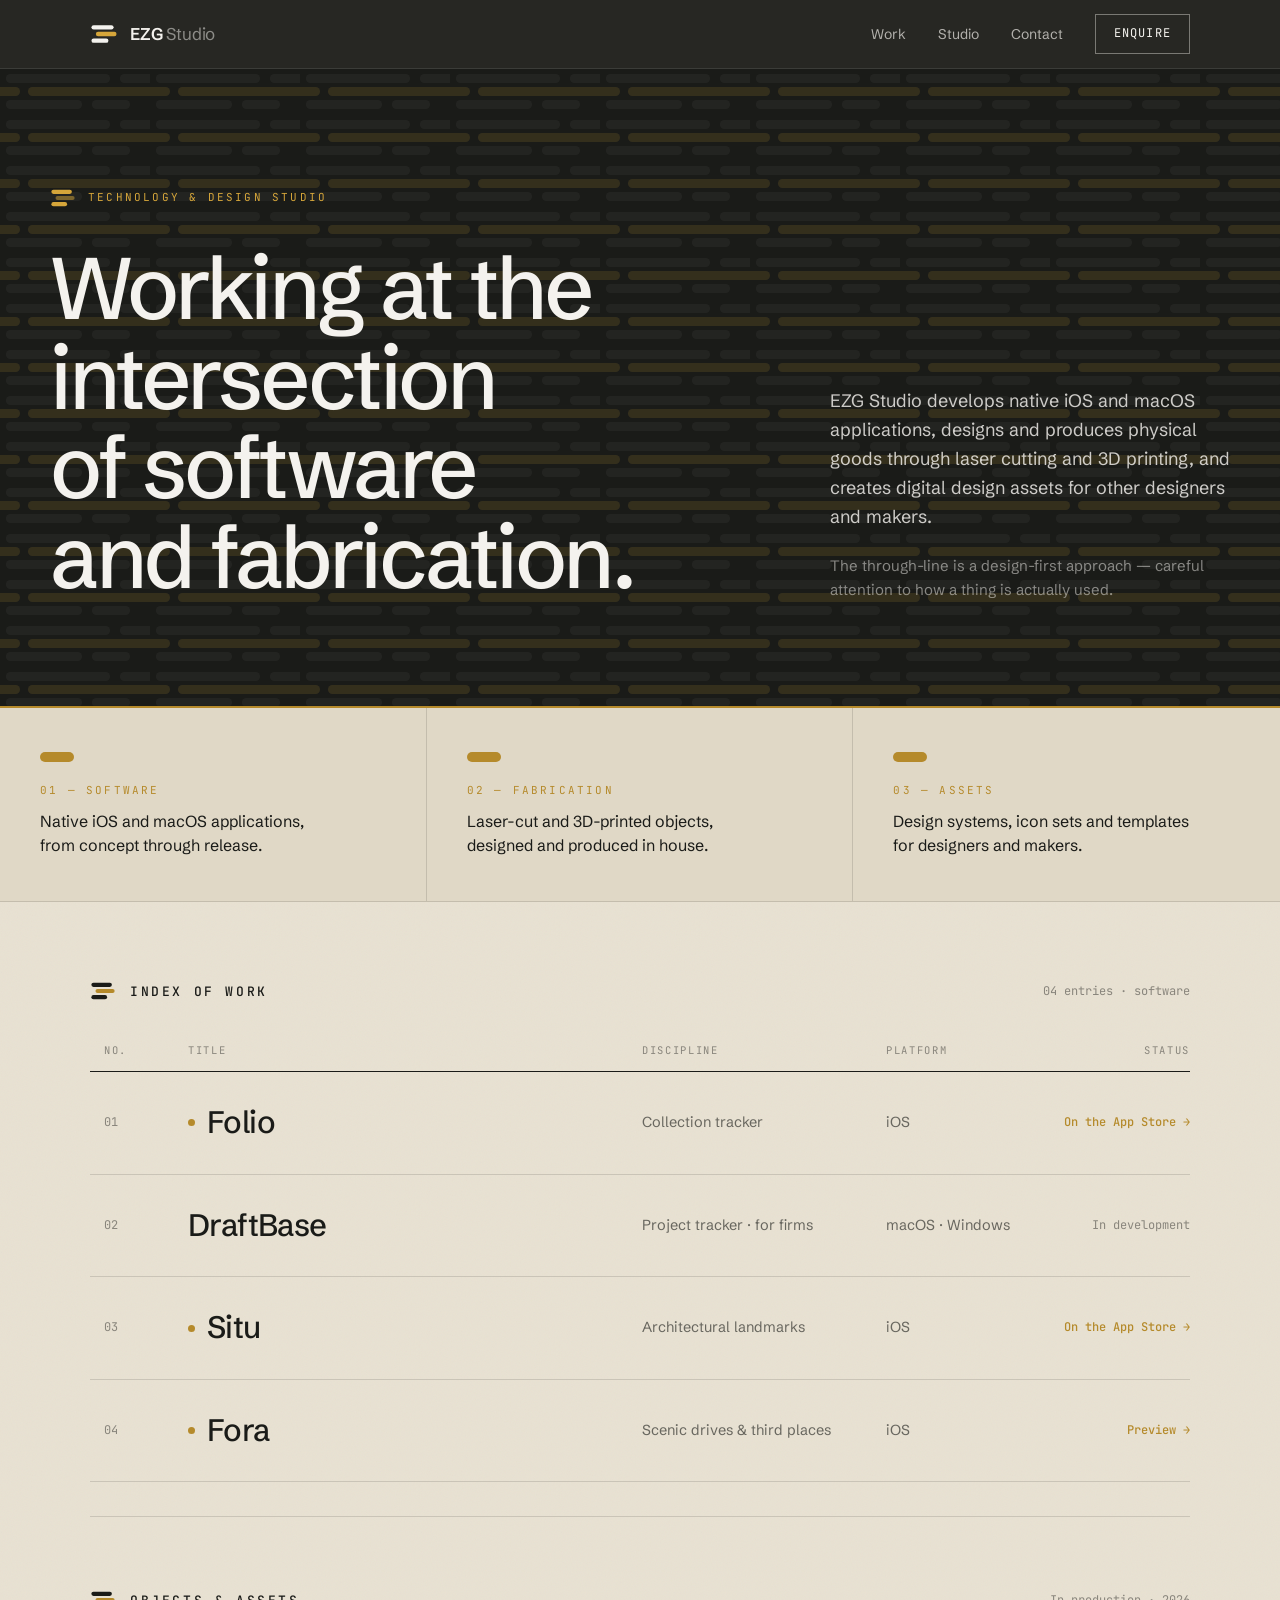
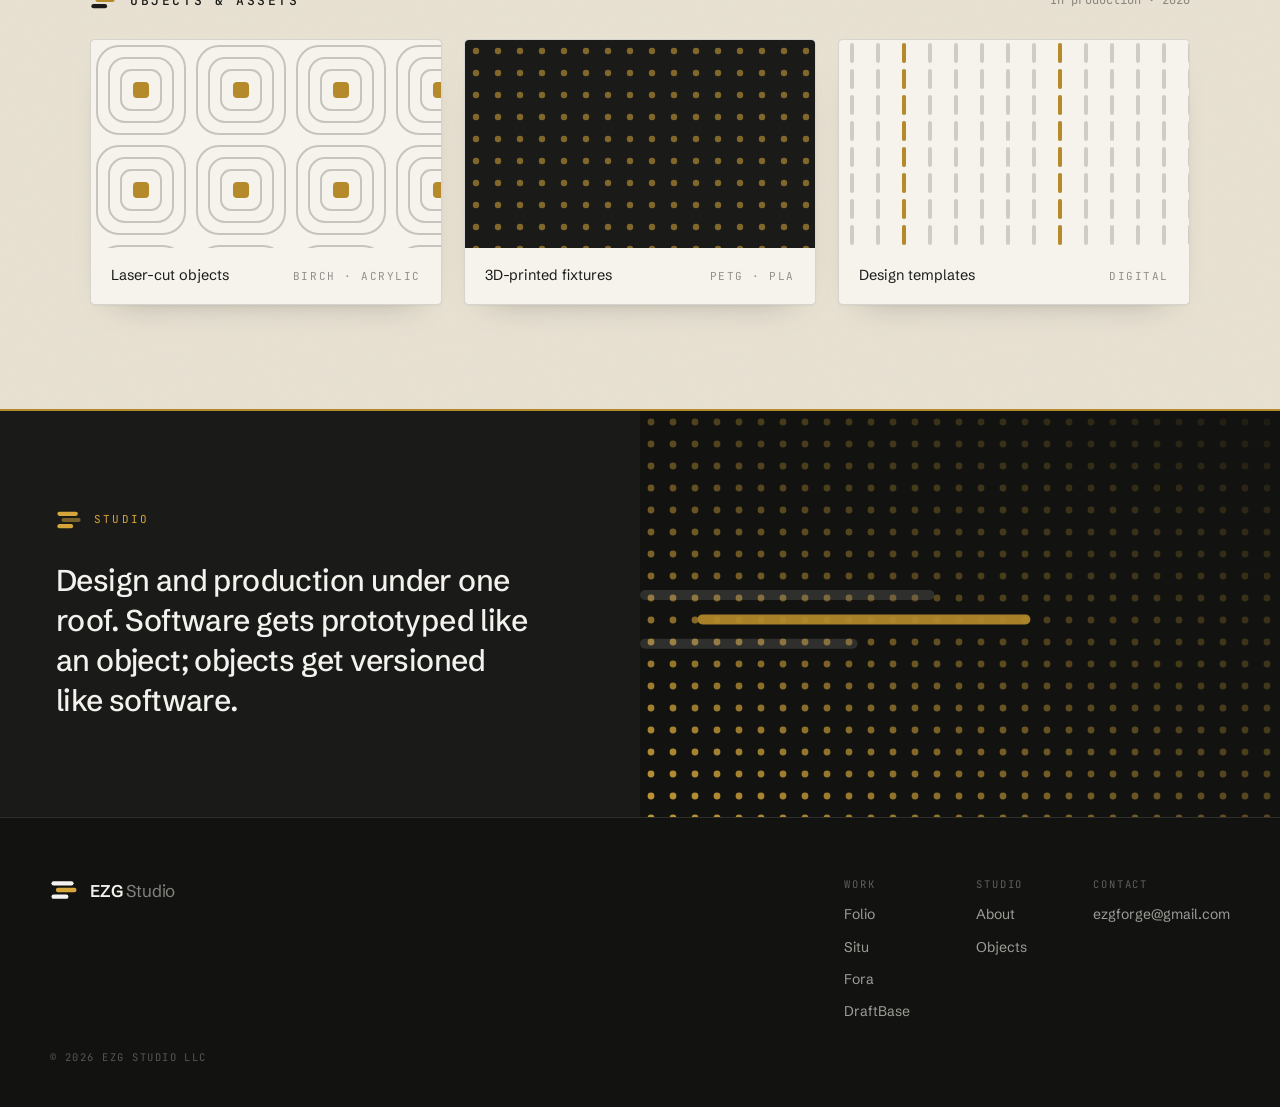
<file: index.html>
<!DOCTYPE html>
<html lang="en">
<head>
<meta charset="UTF-8">
<meta name="viewport" content="width=device-width, initial-scale=1.0">
<title>EZG Studio — software &amp; fabrication</title>
<meta name="description" content="EZG Studio LLC — a technology and design studio working at the intersection of software and fabrication. Native iOS and macOS apps, laser-cut and 3D-printed objects, and digital design assets.">
<link rel="canonical" href="https://ezgstudio.github.io/">

<meta property="og:type" content="website">
<meta property="og:title" content="EZG Studio — software & fabrication">
<meta property="og:description" content="A technology and design studio working at the intersection of software and fabrication.">
<meta property="og:url" content="https://ezgstudio.github.io/">

<link rel="apple-touch-icon" href="assets/apple-touch-icon.png">
<link rel="icon" type="image/png" sizes="32x32" href="assets/favicon-32.png">
<link rel="icon" type="image/png" sizes="16x16" href="assets/favicon-16.png">

<link rel="preconnect" href="https://fonts.googleapis.com">
<link rel="preconnect" href="https://fonts.gstatic.com" crossorigin>
<link href="https://fonts.googleapis.com/css2?family=Schibsted+Grotesk:wght@400;500;600;700&family=JetBrains+Mono:wght@400;500&display=swap" rel="stylesheet">

<style>
  :root{
    --graphite:#1A1B18;
    --graphite-2:#121310;
    --paper:#F4F2EE;
    --bg:#E8E1D2;        /* warm page base — less bright than paper */
    --bg-2:#E0D8C6;      /* deeper warm band */
    --card:#F6F3ED;
    --gold:#B58A2B;
    --gold-dark:#D6A63A;
    --muted:#8E8D89;
    --ink-60:rgba(26,27,24,.62);
    --ink-45:rgba(26,27,24,.46);
    --line:rgba(26,27,24,.14);
    --maxw:1180px;
    /* subtle paper grain */
    --grain:url("data:image/svg+xml,%3Csvg xmlns='http://www.w3.org/2000/svg' width='140' height='140'%3E%3Cfilter id='n'%3E%3CfeTurbulence type='fractalNoise' baseFrequency='0.8' numOctaves='2' stitchTiles='stitch'/%3E%3C/filter%3E%3Crect width='100%25' height='100%25' filter='url(%23n)' opacity='0.04'/%3E%3C/svg%3E");
  }
  *{box-sizing:border-box;}
  html{scroll-behavior:smooth;-webkit-text-size-adjust:100%;}
  body{
    margin:0; color:var(--graphite);
    background-color:var(--bg); background-image:var(--grain);
    font-family:"Schibsted Grotesk",system-ui,-apple-system,sans-serif;
    font-size:17px; line-height:1.6; -webkit-font-smoothing:antialiased; overflow-x:hidden;
  }
  h1,h2,h3{margin:0; letter-spacing:-.025em; line-height:1.03; font-weight:500;}
  a{color:inherit; text-decoration:none;}
  .mono{font-family:"JetBrains Mono",ui-monospace,monospace;}
  .wrap{max-width:var(--maxw); margin:0 auto; padding:0 40px;}
  .eyebrow{font-family:"JetBrains Mono",monospace; font-size:11px; font-weight:400; letter-spacing:.2em; text-transform:uppercase; color:var(--gold);}
  svg{display:block;}
  /* gold three-bar tick used as a section marker */
  .tick{display:inline-block; width:26px; height:26px; vertical-align:middle;}

  /* ---------- Nav (dark) ---------- */
  nav{position:sticky; top:0; z-index:50; background:rgba(18,19,16,.9); backdrop-filter:blur(12px); border-bottom:1px solid rgba(244,242,238,.1);}
  .nav-in{display:flex; align-items:center; justify-content:space-between; height:68px;}
  .brand{display:flex; align-items:center; gap:12px;}
  .brand .mk{width:28px; height:28px;}
  .brand .wm{font-size:17px; font-weight:600; letter-spacing:-.01em; color:var(--paper);}
  .brand .wm .s{font-weight:400; color:rgba(244,242,238,.5);}
  .nav-links{display:flex; align-items:center; gap:32px; font-size:14px; color:rgba(244,242,238,.68);}
  .nav-links a:hover{color:var(--gold-dark);}
  .nav-cta{font-family:"JetBrains Mono",monospace; font-size:12px; letter-spacing:.1em; text-transform:uppercase; padding:9px 18px; border:1px solid rgba(244,242,238,.4); color:var(--paper);}
  .nav-cta:hover{background:var(--gold); border-color:var(--gold); color:var(--graphite);}
  @media(max-width:720px){ .nav-links a:not(.nav-cta){display:none;} }

  /* ---------- Hero (dark, bold) ---------- */
  .hero{position:relative; background:var(--graphite); color:var(--paper); overflow:hidden; border-bottom:2px solid var(--gold);}
  .hero-pattern{position:absolute; inset:0; opacity:.9; pointer-events:none;}
  .hero-mark{position:absolute; right:-40px; bottom:-60px; width:440px; opacity:.07; pointer-events:none;}
  .hero-in{position:relative; display:grid; grid-template-columns:1fr 400px; gap:64px; padding:116px 0 104px;}
  .hero .eyebrow{display:flex; align-items:center; gap:12px; color:var(--gold-dark); margin-bottom:32px;}
  .hero h1{font-size:clamp(46px,6.8vw,92px); letter-spacing:-.04em; text-wrap:balance; color:var(--paper);}
  .hero .lede{display:flex; flex-direction:column; justify-content:flex-end; gap:22px;}
  .hero .lede p{margin:0;}
  .hero .lede .p1{font-size:18px; line-height:1.62; color:rgba(244,242,238,.82); text-wrap:pretty;}
  .hero .lede .p2{font-size:15px; line-height:1.6; color:rgba(244,242,238,.5);}
  @media(max-width:860px){ .hero-in{grid-template-columns:1fr; gap:34px; padding:76px 0 68px;} .hero-mark{width:300px;} }

  /* ---------- Disciplines ---------- */
  .disc{display:grid; grid-template-columns:repeat(3,1fr); background:var(--bg-2); border-bottom:1px solid var(--line);}
  .disc > div{padding:44px 40px; border-right:1px solid var(--line); position:relative;}
  .disc > div:last-child{border-right:none;}
  .disc .bar{width:34px; height:10px; margin-bottom:20px;}
  .disc .n{font-family:"JetBrains Mono",monospace; font-size:11px; letter-spacing:.2em; text-transform:uppercase; color:var(--gold);}
  .disc .t{font-size:16px; line-height:1.5; margin-top:10px; max-width:30ch; color:var(--graphite);}
  @media(max-width:760px){ .disc{grid-template-columns:1fr;} .disc > div{border-right:none; border-bottom:1px solid var(--line); padding:30px 40px;} .disc > div:last-child{border-bottom:none;} }

  /* ---------- Section head ---------- */
  .section-head{display:flex; align-items:center; gap:14px; justify-content:space-between; padding:76px 0 26px;}
  .section-head .lhs{display:flex; align-items:center; gap:14px;}
  .section-head h2{font-family:"JetBrains Mono",monospace; font-size:13px; font-weight:500; letter-spacing:.2em; text-transform:uppercase;}
  .section-head .meta{font-family:"JetBrains Mono",monospace; font-size:12px; color:var(--ink-45);}

  /* ---------- Index of work ---------- */
  .index{padding-bottom:34px;}
  .idx-row{display:grid; grid-template-columns:60px 1fr 220px 150px 130px; gap:24px; align-items:center; padding:26px 0 26px 14px; border-bottom:1px solid var(--line); position:relative;}
  .idx-head{padding:12px 0 12px 14px; border-bottom:1.5px solid var(--graphite); font-family:"JetBrains Mono",monospace; font-size:10.5px; letter-spacing:.16em; text-transform:uppercase; color:var(--ink-45);}
  .idx-head .r{text-align:right;}
  .idx-row .no{font-family:"JetBrains Mono",monospace; font-size:12px; color:var(--ink-45);}
  .idx-row .title{font-size:31px; letter-spacing:-.02em; font-weight:500; display:flex; align-items:center; gap:12px;}
  .idx-row .title .dot{width:7px; height:7px; border-radius:50%; background:var(--gold); flex:none;}
  .idx-row .dsc,.idx-row .out{font-size:14.5px; color:var(--ink-60);}
  .idx-row .st{text-align:right; font-family:"JetBrains Mono",monospace; font-size:12px; color:var(--ink-45);}
  a.idx-row::before{content:""; position:absolute; left:0; top:0; bottom:0; width:3px; background:var(--gold); transform:scaleY(0); transform-origin:center; transition:transform .18s;}
  a.idx-row{transition:background .15s;}
  a.idx-row:hover{background:linear-gradient(90deg, rgba(181,138,43,.08), transparent 70%);}
  a.idx-row:hover::before{transform:scaleY(1);}
  a.idx-row:hover .title{color:var(--gold);}
  a.idx-row .st .go{color:var(--gold); font-weight:500;}
  @media(max-width:860px){
    .idx-head{display:none;}
    .idx-row{grid-template-columns:1fr auto; gap:6px 16px; padding:20px 0 20px 14px;}
    .idx-row .no{display:none;}
    .idx-row .title{grid-column:1; grid-row:1; font-size:25px;}
    .idx-row .st{grid-column:2; grid-row:1;}
    .idx-row .dsc{grid-column:1/-1; grid-row:2;}
    .idx-row .out{display:none;}
  }

  /* ---------- Objects / Assets teaser ---------- */
  .teaser{border-top:1px solid var(--line); padding:70px 0 24px;}
  .teaser-grid{display:grid; grid-template-columns:repeat(3,1fr); gap:22px;}
  .tcard{border:1px solid var(--line); border-radius:5px; overflow:hidden; background:var(--card); box-shadow:0 1px 2px rgba(26,27,24,.04), 0 16px 34px -26px rgba(26,27,24,.4); transition:transform .18s, box-shadow .18s;}
  .tcard:hover{transform:translateY(-3px); box-shadow:0 1px 2px rgba(26,27,24,.05), 0 24px 44px -24px rgba(26,27,24,.45);}
  .tcard .fill{height:208px; position:relative;}
  .tcard .cap{display:flex; justify-content:space-between; align-items:baseline; padding:16px 20px; font-size:14.5px;}
  .tcard .cap .k{font-family:"JetBrains Mono",monospace; font-size:11px; letter-spacing:.14em; text-transform:uppercase; color:var(--ink-45);}
  @media(max-width:760px){ .teaser-grid{grid-template-columns:1fr;} }

  /* ---------- Studio statement ---------- */
  .studio{background:var(--graphite); color:var(--paper); margin-top:80px; border-top:2px solid var(--gold);}
  .studio-in{display:grid; grid-template-columns:1fr 1fr; gap:0;}
  .studio-copy{padding:96px 56px;}
  .studio-copy .eyebrow{color:var(--gold-dark); display:flex; align-items:center; gap:12px; margin-bottom:28px;}
  .studio-copy p{margin:0; font-size:30px; line-height:1.34; letter-spacing:-.02em; text-wrap:pretty; font-weight:500;}
  .studio-pattern{position:relative; min-height:380px; background:var(--graphite-2);}
  @media(max-width:860px){ .studio-in{grid-template-columns:1fr;} .studio-copy{padding:60px 40px;} .studio-pattern{min-height:230px;} }

  /* ---------- Footer ---------- */
  footer{background:var(--graphite-2); color:var(--paper); border-top:1px solid rgba(244,242,238,.12);}
  .foot-in{display:flex; align-items:flex-start; justify-content:space-between; gap:60px; padding:58px 0 26px;}
  .foot-cols{display:flex; gap:66px;}
  .foot-col{display:flex; flex-direction:column; gap:10px; font-size:14px; color:rgba(244,242,238,.62);}
  .foot-col .h{font-family:"JetBrains Mono",monospace; font-size:10.5px; letter-spacing:.18em; text-transform:uppercase; color:rgba(244,242,238,.34);}
  .foot-col a:hover{color:var(--gold-dark);}
  .foot-bottom{padding:0 0 42px; font-family:"JetBrains Mono",monospace; font-size:10.5px; letter-spacing:.14em; text-transform:uppercase; color:rgba(244,242,238,.3);}
  @media(max-width:720px){ .foot-in{flex-direction:column; gap:40px;} .foot-cols{flex-wrap:wrap; gap:36px;} }
</style>
</head>
<body>

<!-- ===== NAV ===== -->
<nav>
  <div class="wrap nav-in">
    <a class="brand" href="/">
      <svg class="mk" viewBox="0 0 38 38" aria-hidden="true"><rect x="2" y="7" width="30" height="6" rx="3" fill="#F4F2EE"/><rect x="8" y="16" width="28" height="6" rx="3" fill="#D6A63A"/><rect x="2" y="25" width="23" height="6" rx="3" fill="#F4F2EE"/></svg>
      <span class="wm">EZG <span class="s">Studio</span></span>
    </a>
    <div class="nav-links">
      <a href="#work">Work</a>
      <a href="#studio">Studio</a>
      <a href="#contact">Contact</a>
      <a class="nav-cta" href="mailto:ezgforge@gmail.com">Enquire</a>
    </div>
  </div>
</nav>

<!-- ===== HERO ===== -->
<header class="hero">
  <svg class="hero-pattern" width="100%" height="100%" aria-hidden="true" preserveAspectRatio="xMidYMid slice">
    <defs><pattern id="strata" width="150" height="46" patternUnits="userSpaceOnUse">
      <rect x="6" y="5" width="104" height="9" rx="4.5" fill="rgba(244,242,238,.05)"/>
      <rect x="120" y="5" width="48" height="9" rx="4.5" fill="rgba(244,242,238,.05)"/>
      <rect x="28" y="18" width="126" height="9" rx="4.5" fill="rgba(214,166,58,.16)"/>
      <rect x="-10" y="18" width="30" height="9" rx="4.5" fill="rgba(214,166,58,.16)"/>
      <rect x="6" y="31" width="76" height="9" rx="4.5" fill="rgba(244,242,238,.05)"/>
      <rect x="92" y="31" width="38" height="9" rx="4.5" fill="rgba(244,242,238,.05)"/>
    </pattern></defs>
    <rect width="100%" height="100%" fill="url(#strata)"/>
  </svg>
  <div class="wrap hero-in">
    <div>
      <span class="eyebrow">
        <svg class="tick" viewBox="0 0 38 38" aria-hidden="true"><rect x="2" y="7" width="30" height="6" rx="3" fill="#D6A63A"/><rect x="8" y="16" width="28" height="6" rx="3" fill="#D6A63A" opacity=".5"/><rect x="2" y="25" width="23" height="6" rx="3" fill="#D6A63A"/></svg>
        Technology &amp; design studio
      </span>
      <h1>Working at the intersection of software and fabrication.</h1>
    </div>
    <div class="lede">
      <p class="p1">EZG Studio develops native iOS and macOS applications, designs and produces physical goods through laser cutting and 3D printing, and creates digital design assets for other designers and makers.</p>
      <p class="p2">The through-line is a design-first approach — careful attention to how a thing is actually used.</p>
    </div>
  </div>
</header>

<!-- ===== DISCIPLINES ===== -->
<section class="disc">
  <div>
    <svg class="bar" viewBox="0 0 34 10" aria-hidden="true"><rect width="34" height="10" rx="5" fill="#B58A2B"/></svg>
    <div class="n">01 — Software</div>
    <div class="t">Native iOS and macOS applications, from concept through release.</div>
  </div>
  <div>
    <svg class="bar" viewBox="0 0 34 10" aria-hidden="true"><rect width="34" height="10" rx="5" fill="#B58A2B"/></svg>
    <div class="n">02 — Fabrication</div>
    <div class="t">Laser-cut and 3D-printed objects, designed and produced in house.</div>
  </div>
  <div>
    <svg class="bar" viewBox="0 0 34 10" aria-hidden="true"><rect width="34" height="10" rx="5" fill="#B58A2B"/></svg>
    <div class="n">03 — Assets</div>
    <div class="t">Design systems, icon sets and templates for designers and makers.</div>
  </div>
</section>

<!-- ===== INDEX OF WORK ===== -->
<section id="work">
  <div class="wrap">
    <div class="section-head">
      <div class="lhs">
        <svg class="tick" viewBox="0 0 38 38" aria-hidden="true"><rect x="2" y="7" width="30" height="6" rx="3" fill="#1A1B18"/><rect x="8" y="16" width="28" height="6" rx="3" fill="#B58A2B"/><rect x="2" y="25" width="23" height="6" rx="3" fill="#1A1B18"/></svg>
        <h2>Index of work</h2>
      </div>
      <span class="meta">04 entries · software</span>
    </div>
    <div class="index">
      <div class="idx-row idx-head">
        <span>No.</span><span>Title</span><span>Discipline</span><span>Platform</span><span class="r">Status</span>
      </div>

      <a class="idx-row" href="/folio/">
        <span class="no">01</span>
        <span class="title"><span class="dot"></span>Folio</span>
        <span class="dsc">Collection tracker</span>
        <span class="out">iOS</span>
        <span class="st"><span class="go">On the App Store →</span></span>
      </a>

      <div class="idx-row">
        <span class="no">02</span>
        <span class="title">DraftBase</span>
        <span class="dsc">Project tracker · for firms</span>
        <span class="out">macOS · Windows</span>
        <span class="st">In development</span>
      </div>

      <a class="idx-row" href="/situ/">
        <span class="no">03</span>
        <span class="title"><span class="dot"></span>Situ</span>
        <span class="dsc">Architectural landmarks</span>
        <span class="out">iOS</span>
        <span class="st"><span class="go">On the App Store →</span></span>
      </a>

      <a class="idx-row" href="/fora/">
        <span class="no">04</span>
        <span class="title"><span class="dot"></span>Fora</span>
        <span class="dsc">Scenic drives &amp; third places</span>
        <span class="out">iOS</span>
        <span class="st"><span class="go">Preview →</span></span>
      </a>
    </div>

    <!-- ===== OBJECTS / ASSETS TEASER ===== -->
    <div class="teaser">
      <div class="section-head" style="padding-top:0;">
        <div class="lhs">
          <svg class="tick" viewBox="0 0 38 38" aria-hidden="true"><rect x="2" y="7" width="30" height="6" rx="3" fill="#1A1B18"/><rect x="8" y="16" width="28" height="6" rx="3" fill="#B58A2B"/><rect x="2" y="25" width="23" height="6" rx="3" fill="#1A1B18"/></svg>
          <h2>Objects &amp; assets</h2>
        </div>
        <span class="meta">In production · 2026</span>
      </div>
      <div class="teaser-grid">
        <div class="tcard">
          <div class="fill"><svg width="100%" height="100%" preserveAspectRatio="xMidYMid slice" aria-hidden="true"><defs><pattern id="contour" width="100" height="100" patternUnits="userSpaceOnUse"><g fill="none" stroke="rgba(26,27,24,.22)" stroke-width="2"><rect x="6" y="6" width="88" height="88" rx="22"/><rect x="18" y="18" width="64" height="64" rx="16"/><rect x="30" y="30" width="40" height="40" rx="10"/></g><rect x="42" y="42" width="16" height="16" rx="4" fill="#B58A2B"/></pattern></defs><rect width="100%" height="100%" fill="url(#contour)"/></svg></div>
          <div class="cap"><span>Laser-cut objects</span><span class="k">Birch · Acrylic</span></div>
        </div>
        <div class="tcard">
          <div class="fill" style="background:#1A1B18;"><svg width="100%" height="100%" preserveAspectRatio="xMidYMid slice" aria-hidden="true"><defs><pattern id="dots" width="22" height="22" patternUnits="userSpaceOnUse"><circle cx="11" cy="11" r="3.2" fill="#D6A63A" opacity=".55"/></pattern></defs><rect width="100%" height="100%" fill="url(#dots)"/></svg></div>
          <div class="cap"><span>3D-printed fixtures</span><span class="k">PETG · PLA</span></div>
        </div>
        <div class="tcard">
          <div class="fill"><svg width="100%" height="100%" preserveAspectRatio="xMidYMid slice" aria-hidden="true"><defs><pattern id="kerf" width="26" height="26" patternUnits="userSpaceOnUse"><rect x="11" y="3" width="4" height="20" rx="2" fill="rgba(26,27,24,.18)"/></pattern><pattern id="kerfg" width="156" height="26" patternUnits="userSpaceOnUse"><rect x="63" y="3" width="4" height="20" rx="2" fill="#B58A2B"/></pattern></defs><rect width="100%" height="100%" fill="url(#kerf)"/><rect width="100%" height="100%" fill="url(#kerfg)"/></svg></div>
          <div class="cap"><span>Design templates</span><span class="k">Digital</span></div>
        </div>
      </div>
    </div>
  </div>
</section>

<!-- ===== STUDIO ===== -->
<section id="studio" class="studio">
  <div class="studio-in">
    <div class="studio-copy">
      <span class="eyebrow">
        <svg class="tick" viewBox="0 0 38 38" aria-hidden="true"><rect x="2" y="7" width="30" height="6" rx="3" fill="#D6A63A"/><rect x="8" y="16" width="28" height="6" rx="3" fill="#D6A63A" opacity=".5"/><rect x="2" y="25" width="23" height="6" rx="3" fill="#D6A63A"/></svg>
        Studio
      </span>
      <p>Design and production under one roof. Software gets prototyped like an object; objects get versioned like software.</p>
    </div>
    <div class="studio-pattern">
      <svg width="100%" height="100%" preserveAspectRatio="xMidYMid slice" aria-hidden="true">
        <defs>
          <pattern id="dots2" width="22" height="22" patternUnits="userSpaceOnUse"><circle cx="11" cy="11" r="3.4" fill="#D6A63A"/></pattern>
          <linearGradient id="drift" x1="0" y1="1" x2="1" y2="0"><stop offset="0" stop-color="#fff" stop-opacity=".9"/><stop offset=".55" stop-color="#fff" stop-opacity=".3"/><stop offset="1" stop-color="#fff" stop-opacity=".06"/></linearGradient>
          <mask id="driftm"><rect width="100%" height="100%" fill="url(#drift)"/></mask>
        </defs>
        <rect width="100%" height="100%" fill="url(#dots2)" mask="url(#driftm)"/>
        <g opacity=".92">
          <rect x="0" y="44%" width="46%" height="10" rx="5" fill="rgba(244,242,238,.14)"/>
          <rect x="9%" y="50%" width="52%" height="10" rx="5" fill="#B58A2B"/>
          <rect x="0" y="56%" width="34%" height="10" rx="5" fill="rgba(244,242,238,.14)"/>
        </g>
      </svg>
    </div>
  </div>
</section>

<!-- ===== FOOTER ===== -->
<footer id="contact">
  <div class="wrap foot-in">
    <a class="brand" href="/">
      <svg class="mk" viewBox="0 0 38 38" aria-hidden="true"><rect x="2" y="7" width="30" height="6" rx="3" fill="#F4F2EE"/><rect x="8" y="16" width="28" height="6" rx="3" fill="#D6A63A"/><rect x="2" y="25" width="23" height="6" rx="3" fill="#F4F2EE"/></svg>
      <span class="wm">EZG <span class="s">Studio</span></span>
    </a>
    <div class="foot-cols">
      <div class="foot-col">
        <span class="h">Work</span>
        <a href="/folio/">Folio</a>
        <a href="/situ/">Situ</a>
        <a href="/fora/">Fora</a>
        <a href="#work">DraftBase</a>
      </div>
      <div class="foot-col">
        <span class="h">Studio</span>
        <a href="#studio">About</a>
        <a href="#work">Objects</a>
      </div>
      <div class="foot-col">
        <span class="h">Contact</span>
        <a href="mailto:ezgforge@gmail.com">ezgforge@gmail.com</a>
      </div>
    </div>
  </div>
  <div class="wrap foot-bottom">© 2026 EZG Studio LLC</div>
</footer>

</body>
</html>
</file>
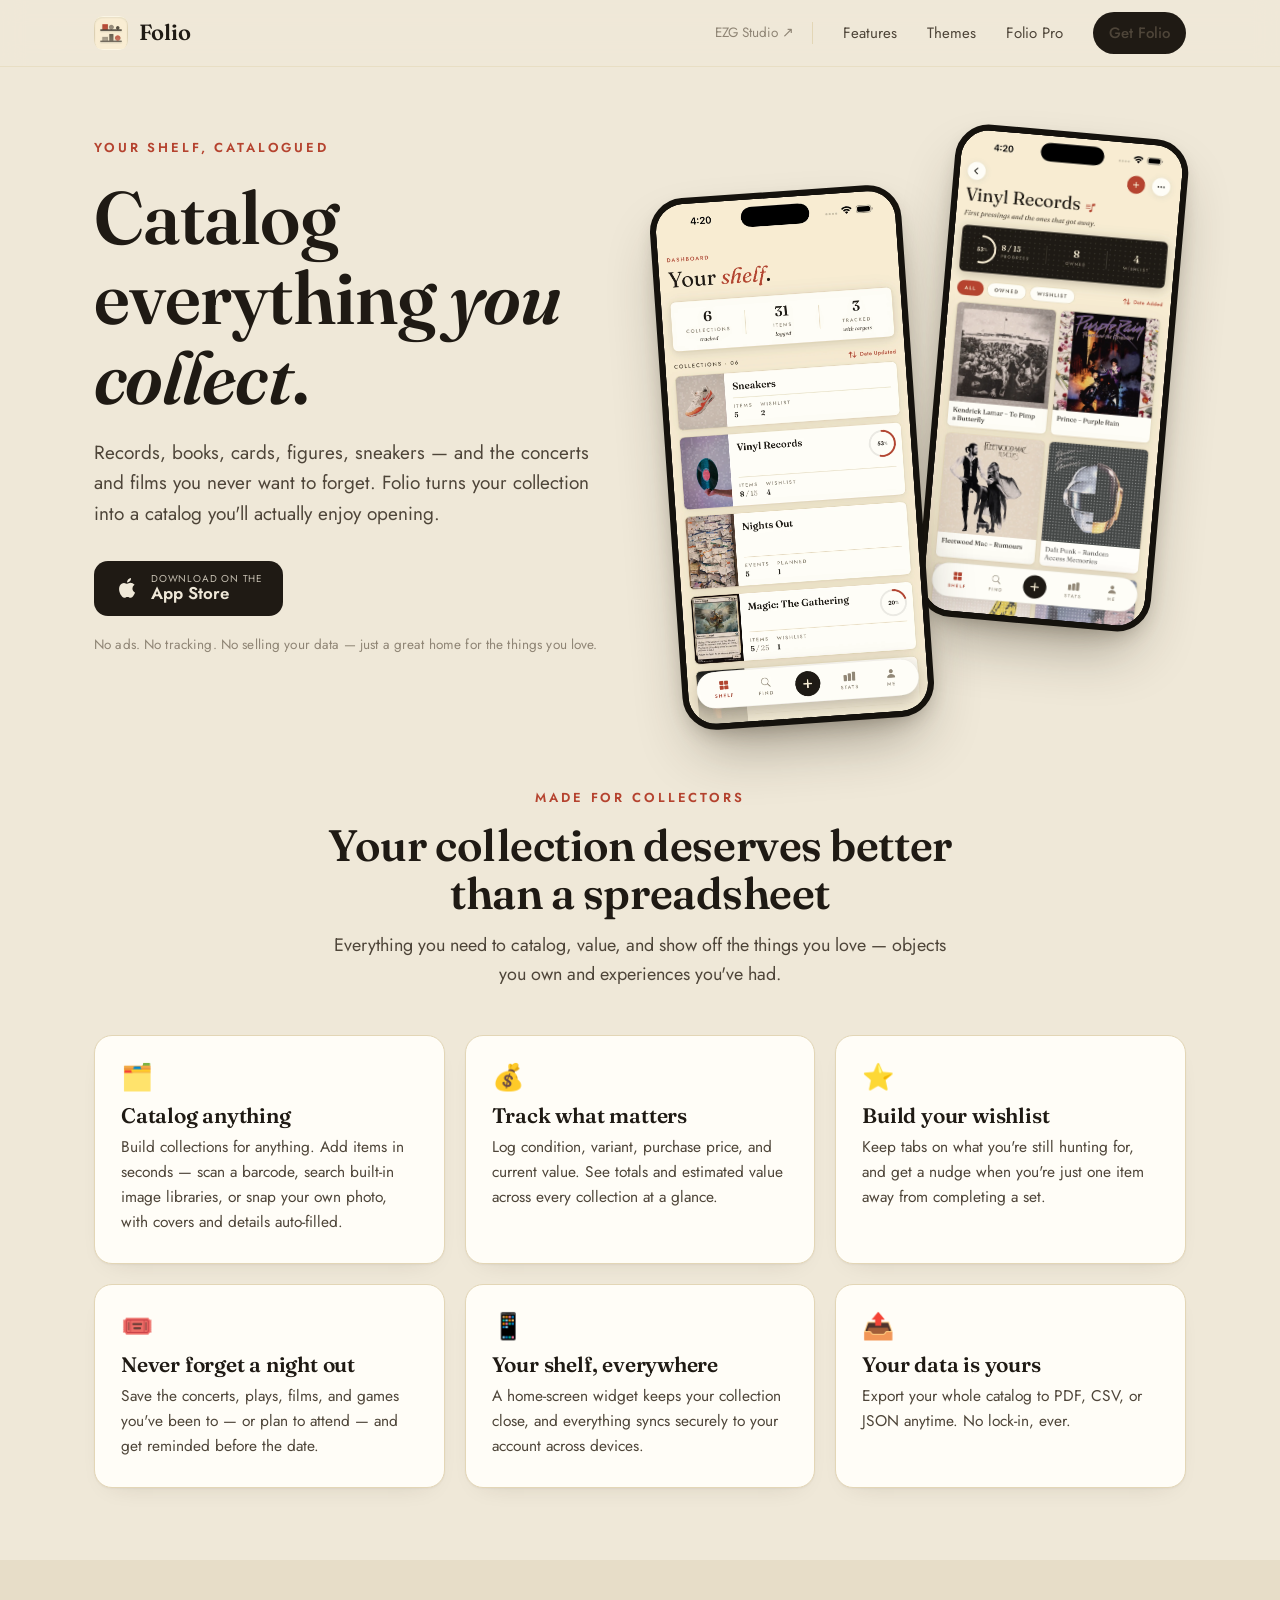
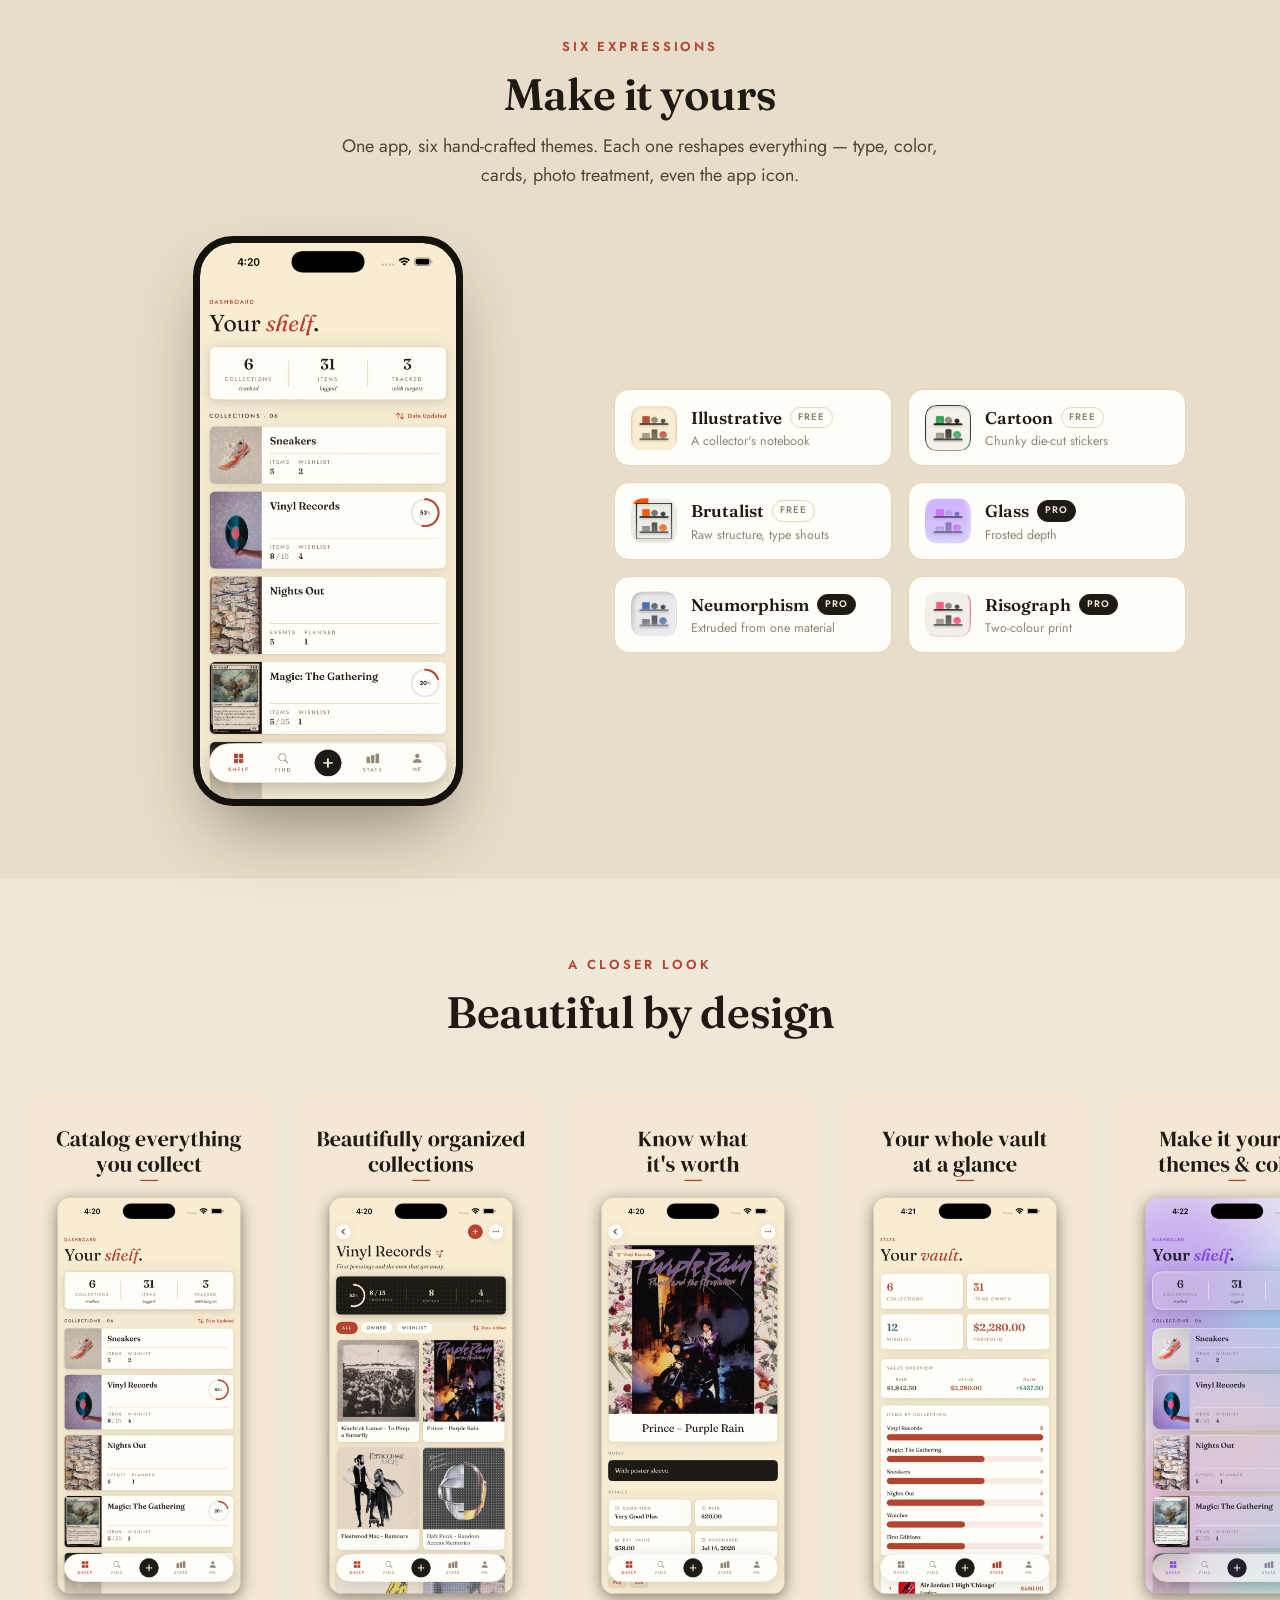
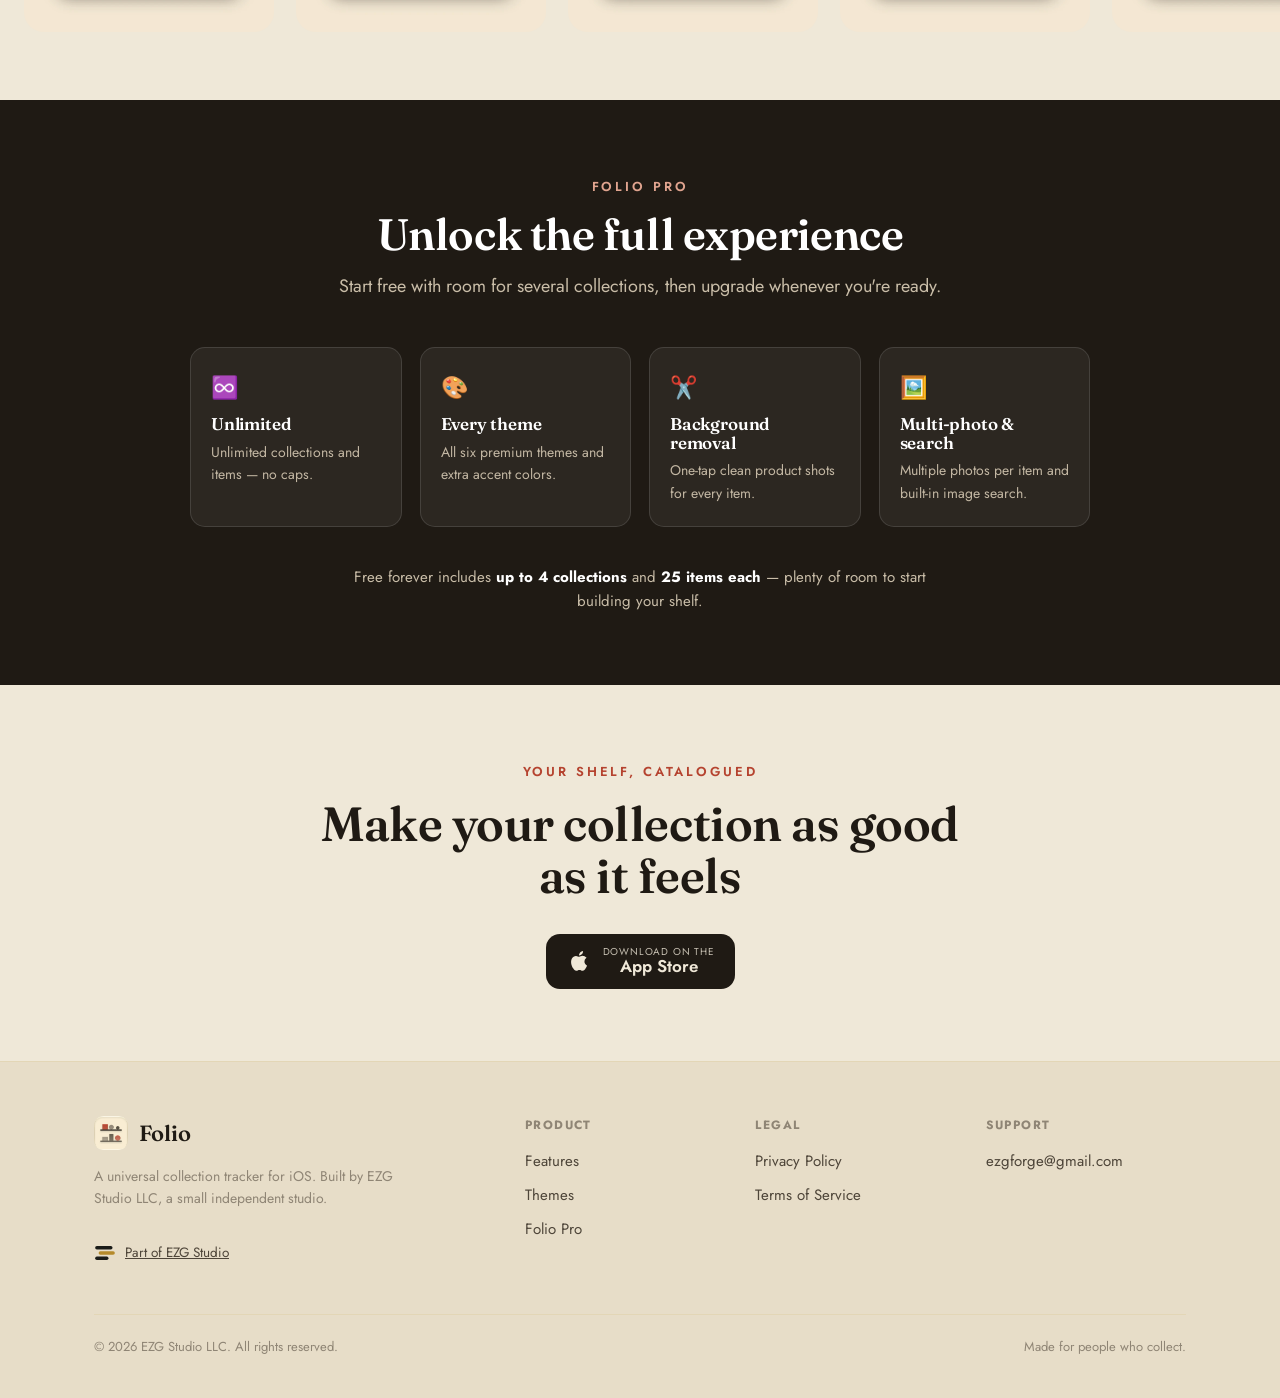
<file: folio/index.html>
<!DOCTYPE html>
<html lang="en">
<head>
<meta charset="UTF-8">
<meta name="viewport" content="width=device-width, initial-scale=1.0">
<title>Folio — Catalog everything you collect</title>
<meta name="description" content="Folio is the beautiful way to catalog everything you collect — records, books, cards, figures, sneakers, and the nights out you never want to forget. Track value, build wishlists, and theme your whole shelf.">
<link rel="canonical" href="https://ezgstudio.github.io/folio/">

<!-- Social / Open Graph -->
<meta property="og:type" content="website">
<meta property="og:title" content="Folio — Catalog everything you collect">
<meta property="og:description" content="The beautiful way to catalog everything you collect. Track value, build wishlists, and theme your whole shelf across six hand-crafted looks.">
<meta property="og:image" content="https://ezgstudio.github.io/folio/assets/social.webp">
<meta property="og:url" content="https://ezgstudio.github.io/folio/">
<meta name="twitter:card" content="summary_large_image">

<link rel="apple-touch-icon" href="assets/apple-touch-icon.png">
<link rel="icon" type="image/png" sizes="32x32" href="assets/favicon-32.png">
<link rel="icon" type="image/png" sizes="16x16" href="assets/favicon-16.png">

<link rel="preconnect" href="https://fonts.googleapis.com">
<link rel="preconnect" href="https://fonts.gstatic.com" crossorigin>
<link href="https://fonts.googleapis.com/css2?family=Fraunces:ital,opsz,wght@0,9..144,400..700;1,9..144,400..600&family=Jost:wght@400;500;600&display=swap" rel="stylesheet">

<style>
  :root{
    --bg:#efe8d8;          /* warm paper */
    --bg-deep:#e7ddc8;
    --card:#fffdf7;        /* card surface */
    --ink:#1f1a14;         /* primary text */
    --mid:#4e4539;         /* secondary text */
    --mute:#8f8575;        /* muted labels */
    --line:#e3d6b6;        /* hairlines/borders */
    --rust:#b5432f;        /* signature accent */
    --rust-deep:#95331f;
    --radius:18px;
    --maxw:1140px;
  }
  *{box-sizing:border-box;}
  html{scroll-behavior:smooth;}
  body{
    margin:0; background:var(--bg); color:var(--ink);
    font-family:"Jost","Helvetica Neue",Arial,sans-serif;
    font-size:17px; line-height:1.6; -webkit-font-smoothing:antialiased;
    overflow-x:hidden;
  }
  h1,h2,h3{font-family:"Fraunces",Georgia,serif; font-weight:600; line-height:1.08; letter-spacing:-.01em; margin:0;}
  a{color:inherit;}
  img{max-width:100%; height:auto; display:block;}
  .wrap{max-width:var(--maxw); margin:0 auto; padding:0 24px;}
  .eyebrow{font-size:13px; font-weight:600; letter-spacing:.22em; text-transform:uppercase; color:var(--rust);}
  .serif-i{font-style:italic;}

  /* ---------- Nav ---------- */
  nav{
    position:sticky; top:0; z-index:50;
    background:rgba(239,232,216,.82); backdrop-filter:blur(12px);
    border-bottom:1px solid rgba(227,214,182,.6);
  }
  .nav-in{display:flex; align-items:center; justify-content:space-between; height:66px;}
  .brand{display:flex; align-items:center; gap:11px; font-family:"Fraunces",serif; font-weight:600; font-size:22px; text-decoration:none;}
  .brand img{width:34px; height:34px; border-radius:9px;}
  .nav-links{display:flex; align-items:center; gap:30px;}
  .nav-links a{font-size:15px; text-decoration:none; color:var(--mid); transition:color .15s;}
  .nav-links a:hover{color:var(--ink);}
  .nav-cta{
    font-family:"Jost",sans-serif; font-size:14px; font-weight:500;
    background:var(--ink); color:var(--bg); padding:9px 16px; border-radius:100px;
    text-decoration:none; white-space:nowrap;
  }
  .nav-cta:hover{background:var(--rust);}
  @media(max-width:720px){ .nav-links a:not(.nav-cta){display:none;} }

  /* ---------- Hero ---------- */
  .hero{padding:64px 0 40px; position:relative;}
  .hero-grid{display:grid; grid-template-columns:1fr 1fr; gap:40px; align-items:center;}
  .hero h1{font-size:clamp(44px,6.2vw,74px); margin:18px 0 0;}
  .hero p.lede{font-size:19px; color:var(--mid); max-width:30em; margin:20px 0 0;}
  .cta-row{display:flex; align-items:center; gap:18px; margin-top:32px; flex-wrap:wrap;}
  .store-badge{
    display:inline-flex; align-items:center; gap:11px; text-decoration:none;
    background:var(--ink); color:var(--bg); padding:12px 20px; border-radius:14px;
    transition:transform .15s, background .15s;
  }
  .store-badge:hover{transform:translateY(-2px); background:var(--rust-deep);}
  .store-badge svg{width:26px; height:26px; fill:currentColor;}
  .store-badge .st{display:flex; flex-direction:column; line-height:1.15;}
  .store-badge .st small{font-size:10px; letter-spacing:.08em; text-transform:uppercase; opacity:.8;}
  .store-badge .st b{font-size:17px; font-weight:600; font-family:"Jost",sans-serif;}
  .micro{margin-top:18px; font-size:13.5px; color:var(--mute); letter-spacing:.01em;}

  /* phones */
  .phones{position:relative; height:540px;}
  .phone{
    position:absolute; border-radius:34px; overflow:hidden;
    background:#000; border:6px solid #15120d;
    box-shadow:0 30px 60px -18px rgba(47,37,22,.45), 0 8px 20px -8px rgba(47,37,22,.3);
  }
  .phone img{border-radius:28px;}
  .phone.back{width:234px; right:16px; top:0; transform:rotate(5deg);}
  .phone.front{width:252px; left:6px; top:60px; transform:rotate(-4deg); z-index:2;}
  @media(max-width:860px){
    .hero-grid{grid-template-columns:1fr; gap:10px;}
    .phones{height:500px; margin-top:10px;}
    .phone.back{right:50%; margin-right:-170px;}
    .phone.front{left:50%; margin-left:-150px;}
  }
  @media(max-width:460px){
    .phones{height:430px; transform:scale(.85); transform-origin:top center;}
  }

  /* ---------- Section scaffolding ---------- */
  section{padding:72px 0;}
  .sec-head{max-width:640px; margin:0 auto 46px; text-align:center;}
  .sec-head h2{font-size:clamp(30px,4.2vw,44px); margin-top:12px;}
  .sec-head p{color:var(--mid); font-size:18px; margin:14px 0 0;}

  /* feature grid */
  .features{display:grid; grid-template-columns:repeat(3,1fr); gap:20px;}
  .feat{background:var(--card); border:1px solid var(--line); border-radius:var(--radius); padding:28px 26px;
        box-shadow:0 1px 2px rgba(47,37,22,.04), 0 10px 26px -18px rgba(47,37,22,.2);}
  .feat .ico{font-size:26px; line-height:1; margin-bottom:14px;}
  .feat h3{font-size:21px;}
  .feat p{font-size:15.5px; color:var(--mid); margin:9px 0 0;}
  @media(max-width:860px){ .features{grid-template-columns:1fr 1fr;} }
  @media(max-width:560px){ .features{grid-template-columns:1fr;} }

  /* themes section */
  .themes{background:var(--bg-deep);}
  .themes-in{display:grid; grid-template-columns:0.9fr 1.1fr; gap:52px; align-items:center;}
  .video-phone{
    width:270px; margin:0 auto; border-radius:40px; overflow:hidden;
    background:#000; border:7px solid #15120d;
    box-shadow:0 34px 70px -20px rgba(47,37,22,.5);
  }
  .video-phone video{width:100%; display:block; border-radius:33px;}
  .theme-list{display:grid; grid-template-columns:1fr 1fr; gap:16px;}
  .theme-chip{display:flex; align-items:center; gap:14px; background:var(--card);
    border:1px solid var(--line); border-radius:15px; padding:14px 16px;}
  .theme-chip img{width:46px; height:46px; border-radius:11px; flex:none;}
  .theme-chip .tc-name{font-family:"Fraunces",serif; font-weight:600; font-size:17px; display:flex; align-items:center; gap:8px;}
  .theme-chip .tier{font-family:"Jost",sans-serif; font-size:9.5px; letter-spacing:.1em; text-transform:uppercase;
    padding:2px 7px; border-radius:100px; border:1px solid var(--line); color:var(--mute);}
  .theme-chip .tier.pro{background:var(--ink); color:var(--bg); border-color:var(--ink);}
  .theme-chip .tc-sub{font-size:12.5px; color:var(--mute);}
  @media(max-width:860px){ .themes-in{grid-template-columns:1fr; gap:36px;} .theme-list{max-width:520px; margin:0 auto;} }
  @media(max-width:480px){ .theme-list{grid-template-columns:1fr;} }

  /* gallery */
  .gallery{display:flex; gap:22px; overflow-x:auto; padding:8px 24px 28px;
    scroll-snap-type:x mandatory; -webkit-overflow-scrolling:touch;}
  .gallery::-webkit-scrollbar{height:8px;}
  .gallery::-webkit-scrollbar-thumb{background:var(--line); border-radius:100px;}
  .gshot{flex:0 0 auto; width:250px; scroll-snap-align:center; border-radius:20px; overflow:hidden;}
  .gshot img{width:100%;}

  /* pro */
  .pro{background:var(--ink); color:#f3ecdd;}
  .pro .sec-head h2{color:#fff;}
  .pro .sec-head p{color:#c9bda8;}
  .pro-grid{display:grid; grid-template-columns:repeat(4,1fr); gap:18px; max-width:900px; margin:0 auto;}
  .pro-item{background:rgba(255,255,255,.06); border:1px solid rgba(255,255,255,.12); border-radius:15px; padding:22px 20px;}
  .pro-item .ico{font-size:22px; margin-bottom:10px;}
  .pro-item h3{font-size:17px; color:#fff;}
  .pro-item p{font-size:14px; color:#c3b7a3; margin:7px 0 0;}
  .pro-note{text-align:center; margin:38px auto 0; max-width:40em; color:#c9bda8; font-size:15px;}
  .pro-note b{color:#fff;}
  @media(max-width:860px){ .pro-grid{grid-template-columns:1fr 1fr;} }
  @media(max-width:460px){ .pro-grid{grid-template-columns:1fr;} }

  /* final cta */
  .final{text-align:center;}
  .final h2{font-size:clamp(30px,4.6vw,48px); max-width:14em; margin:0 auto;}
  .final .cta-row{justify-content:center;}

  /* footer */
  footer{background:var(--bg-deep); border-top:1px solid var(--line); padding:54px 0 40px;}
  .foot-grid{display:grid; grid-template-columns:2fr 1fr 1fr 1fr; gap:30px;}
  .foot-brand .brand{margin-bottom:12px;}
  .foot-brand p{font-size:14px; color:var(--mute); max-width:24em;}
  .foot-col h4{font-family:"Jost",sans-serif; font-size:12px; letter-spacing:.12em; text-transform:uppercase; color:var(--mute); margin:0 0 14px;}
  .foot-col a{display:block; font-size:15px; color:var(--mid); text-decoration:none; margin-bottom:10px;}
  .foot-col a:hover{color:var(--rust);}
  .foot-bottom{margin-top:42px; padding-top:22px; border-top:1px solid var(--line);
    display:flex; justify-content:space-between; gap:14px; flex-wrap:wrap; font-size:13px; color:var(--mute);}
  @media(max-width:760px){ .foot-grid{grid-template-columns:1fr 1fr;} .foot-brand{grid-column:1/-1;} }
  .nav-links a.to-studio{display:inline-flex; align-items:center; gap:6px; color:var(--mute); font-size:13.5px; padding-right:18px; border-right:1px solid var(--line);}
  .nav-links a.to-studio:hover{color:var(--ink);}
  .ezg-back{display:inline-flex; align-items:center; gap:9px; margin-top:18px; font-size:13.5px; color:var(--mid); border:none;}
  .ezg-back:hover{color:var(--rust);}
  .ezg-back svg{width:22px; height:22px;}
</style>
</head>
<body>

<nav>
  <div class="wrap nav-in">
    <a class="brand" href="/folio/">
      <img src="assets/icon.webp" alt="Folio app icon" width="34" height="34">
      Folio
    </a>
    <div class="nav-links">
      <a href="/" class="to-studio">EZG Studio ↗</a>
      <a href="#features">Features</a>
      <a href="#themes">Themes</a>
      <a href="#pro">Folio Pro</a>
      <a class="nav-cta" href="https://apps.apple.com/us/app/folio-collection-tracker/id6811679127" target="_blank" rel="noopener">Get Folio</a>
    </div>
  </div>
</nav>

<!-- ============ HERO ============ -->
<header class="hero">
  <div class="wrap hero-grid">
    <div class="hero-copy">
      <span class="eyebrow">Your shelf, catalogued</span>
      <h1>Catalog everything <span class="serif-i">you collect</span>.</h1>
      <p class="lede">Records, books, cards, figures, sneakers — and the concerts and films
        you never want to forget. Folio turns your collection into a catalog you'll
        actually enjoy opening.</p>
      <div class="cta-row" id="get">
        <a class="store-badge" href="https://apps.apple.com/us/app/folio-collection-tracker/id6811679127" target="_blank" rel="noopener" aria-label="Download Folio on the App Store">
          <svg viewBox="0 0 24 24" aria-hidden="true"><path d="M17.05 12.54c-.02-2.3 1.88-3.4 1.96-3.46-1.07-1.56-2.73-1.78-3.32-1.8-1.41-.14-2.76.83-3.48.83-.72 0-1.82-.81-3-.79-1.54.02-2.96.9-3.75 2.28-1.6 2.78-.41 6.89 1.15 9.14.76 1.1 1.67 2.34 2.86 2.3 1.15-.05 1.58-.74 2.97-.74 1.38 0 1.77.74 2.98.72 1.23-.02 2.01-1.12 2.76-2.23.87-1.28 1.23-2.52 1.25-2.58-.03-.01-2.4-.92-2.42-3.64zM14.77 5.6c.64-.78 1.07-1.85.95-2.93-.92.04-2.03.61-2.69 1.38-.59.69-1.11 1.79-.97 2.84 1.02.08 2.07-.52 2.71-1.29z"/></svg>
          <span class="st"><small>Download on the</small><b>App Store</b></span>
        </a>
      </div>
      <p class="micro">No ads. No tracking. No selling your data — just a great home for the things you love.</p>
    </div>
    <div class="phones">
      <div class="phone back"><img src="assets/hero-grid.webp" alt="Folio collection grid showing vinyl records" loading="eager" width="921" height="2000"></div>
      <div class="phone front"><img src="assets/hero-dashboard.webp" alt="Folio dashboard showing your shelf of collections" loading="eager" width="921" height="2000"></div>
    </div>
  </div>
</header>

<!-- ============ FEATURES ============ -->
<section id="features">
  <div class="wrap">
    <div class="sec-head">
      <span class="eyebrow">Made for collectors</span>
      <h2>Your collection deserves better than a spreadsheet</h2>
      <p>Everything you need to catalog, value, and show off the things you love — objects you own and experiences you've had.</p>
    </div>
    <div class="features">
      <div class="feat">
        <div class="ico">🗂️</div>
        <h3>Catalog anything</h3>
        <p>Build collections for anything. Add items in seconds — scan a barcode, search built-in image libraries, or snap your own photo, with covers and details auto-filled.</p>
      </div>
      <div class="feat">
        <div class="ico">💰</div>
        <h3>Track what matters</h3>
        <p>Log condition, variant, purchase price, and current value. See totals and estimated value across every collection at a glance.</p>
      </div>
      <div class="feat">
        <div class="ico">⭐</div>
        <h3>Build your wishlist</h3>
        <p>Keep tabs on what you're still hunting for, and get a nudge when you're just one item away from completing a set.</p>
      </div>
      <div class="feat">
        <div class="ico">🎟️</div>
        <h3>Never forget a night out</h3>
        <p>Save the concerts, plays, films, and games you've been to — or plan to attend — and get reminded before the date.</p>
      </div>
      <div class="feat">
        <div class="ico">📱</div>
        <h3>Your shelf, everywhere</h3>
        <p>A home-screen widget keeps your collection close, and everything syncs securely to your account across devices.</p>
      </div>
      <div class="feat">
        <div class="ico">📤</div>
        <h3>Your data is yours</h3>
        <p>Export your whole catalog to PDF, CSV, or JSON anytime. No lock-in, ever.</p>
      </div>
    </div>
  </div>
</section>

<!-- ============ THEMES ============ -->
<section id="themes" class="themes">
  <div class="wrap">
    <div class="sec-head">
      <span class="eyebrow">Six expressions</span>
      <h2>Make it yours</h2>
      <p>One app, six hand-crafted themes. Each one reshapes everything — type, color, cards, photo treatment, even the app icon.</p>
    </div>
    <div class="themes-in">
      <div class="video-phone">
        <video src="assets/folio-preview.mp4" autoplay muted loop playsinline poster="assets/hero-dashboard.webp" aria-label="Folio shifting through its six themes"></video>
      </div>
      <div class="theme-list">
        <div class="theme-chip">
          <img src="assets/theme-illustrative.webp" alt="Illustrative theme icon">
          <div><div class="tc-name">Illustrative <span class="tier">Free</span></div><div class="tc-sub">A collector's notebook</div></div>
        </div>
        <div class="theme-chip">
          <img src="assets/theme-cartoon.webp" alt="Cartoon Sticker theme icon">
          <div><div class="tc-name">Cartoon <span class="tier">Free</span></div><div class="tc-sub">Chunky die-cut stickers</div></div>
        </div>
        <div class="theme-chip">
          <img src="assets/theme-brutalist.webp" alt="Brutalist theme icon">
          <div><div class="tc-name">Brutalist <span class="tier">Free</span></div><div class="tc-sub">Raw structure, type shouts</div></div>
        </div>
        <div class="theme-chip">
          <img src="assets/theme-glass.webp" alt="Glassmorphism theme icon">
          <div><div class="tc-name">Glass <span class="tier pro">Pro</span></div><div class="tc-sub">Frosted depth</div></div>
        </div>
        <div class="theme-chip">
          <img src="assets/theme-neu.webp" alt="Neumorphism theme icon">
          <div><div class="tc-name">Neumorphism <span class="tier pro">Pro</span></div><div class="tc-sub">Extruded from one material</div></div>
        </div>
        <div class="theme-chip">
          <img src="assets/theme-riso.webp" alt="Risograph theme icon">
          <div><div class="tc-name">Risograph <span class="tier pro">Pro</span></div><div class="tc-sub">Two-colour print</div></div>
        </div>
      </div>
    </div>
  </div>
</section>

<!-- ============ GALLERY ============ -->
<section style="padding-bottom:40px;">
  <div class="wrap">
    <div class="sec-head">
      <span class="eyebrow">A closer look</span>
      <h2>Beautiful by design</h2>
    </div>
  </div>
  <div class="gallery">
    <div class="gshot"><img src="assets/shot-catalog.webp" alt="Catalog everything you collect — the Folio dashboard" loading="lazy" width="924" height="2000"></div>
    <div class="gshot"><img src="assets/shot-collections.webp" alt="Beautifully organized collections of vinyl records" loading="lazy" width="924" height="2000"></div>
    <div class="gshot"><img src="assets/shot-worth.webp" alt="Know what it's worth — item detail with value" loading="lazy" width="924" height="2000"></div>
    <div class="gshot"><img src="assets/shot-vault.webp" alt="Your whole vault at a glance — portfolio stats" loading="lazy" width="924" height="2000"></div>
    <div class="gshot"><img src="assets/shot-themes.webp" alt="Make it yours — themes and colors" loading="lazy" width="924" height="2000"></div>
    <div class="gshot"><img src="assets/shot-nights.webp" alt="Never forget a night out — experiences collection" loading="lazy" width="924" height="2000"></div>
  </div>
</section>

<!-- ============ PRO ============ -->
<section id="pro" class="pro">
  <div class="wrap">
    <div class="sec-head">
      <span class="eyebrow" style="color:#e0a48f;">Folio Pro</span>
      <h2>Unlock the full experience</h2>
      <p>Start free with room for several collections, then upgrade whenever you're ready.</p>
    </div>
    <div class="pro-grid">
      <div class="pro-item"><div class="ico">♾️</div><h3>Unlimited</h3><p>Unlimited collections and items — no caps.</p></div>
      <div class="pro-item"><div class="ico">🎨</div><h3>Every theme</h3><p>All six premium themes and extra accent colors.</p></div>
      <div class="pro-item"><div class="ico">✂️</div><h3>Background removal</h3><p>One-tap clean product shots for every item.</p></div>
      <div class="pro-item"><div class="ico">🖼️</div><h3>Multi-photo &amp; search</h3><p>Multiple photos per item and built-in image search.</p></div>
    </div>
    <p class="pro-note">Free forever includes <b>up to 4 collections</b> and <b>25 items each</b> — plenty of room to start building your shelf.</p>
  </div>
</section>

<!-- ============ FINAL CTA ============ -->
<section class="final">
  <div class="wrap">
    <span class="eyebrow">Your shelf, catalogued</span>
    <h2 style="margin-top:14px;">Make your collection as good as it feels</h2>
    <div class="cta-row">
      <a class="store-badge" href="https://apps.apple.com/us/app/folio-collection-tracker/id6811679127" target="_blank" rel="noopener" aria-label="Download Folio on the App Store">
        <svg viewBox="0 0 24 24" aria-hidden="true"><path d="M17.05 12.54c-.02-2.3 1.88-3.4 1.96-3.46-1.07-1.56-2.73-1.78-3.32-1.8-1.41-.14-2.76.83-3.48.83-.72 0-1.82-.81-3-.79-1.54.02-2.96.9-3.75 2.28-1.6 2.78-.41 6.89 1.15 9.14.76 1.1 1.67 2.34 2.86 2.3 1.15-.05 1.58-.74 2.97-.74 1.38 0 1.77.74 2.98.72 1.23-.02 2.01-1.12 2.76-2.23.87-1.28 1.23-2.52 1.25-2.58-.03-.01-2.4-.92-2.42-3.64zM14.77 5.6c.64-.78 1.07-1.85.95-2.93-.92.04-2.03.61-2.69 1.38-.59.69-1.11 1.79-.97 2.84 1.02.08 2.07-.52 2.71-1.29z"/></svg>
        <span class="st"><small>Download on the</small><b>App Store</b></span>
      </a>
    </div>
  </div>
</section>

<!-- ============ FOOTER ============ -->
<footer>
  <div class="wrap">
    <div class="foot-grid">
      <div class="foot-brand">
        <a class="brand" href="/folio/"><img src="assets/icon.webp" alt="Folio app icon" width="34" height="34">Folio</a>
        <p>A universal collection tracker for iOS. Built by EZG Studio LLC, a small independent studio.</p>
        <a class="ezg-back" href="/">
          <svg viewBox="0 0 38 38" aria-hidden="true"><rect x="2" y="7" width="30" height="6" rx="3" fill="#1A1B18"/><rect x="8" y="16" width="28" height="6" rx="3" fill="#B58A2B"/><rect x="2" y="25" width="23" height="6" rx="3" fill="#1A1B18"/></svg>
          Part of EZG Studio
        </a>
      </div>
      <div class="foot-col">
        <h4>Product</h4>
        <a href="#features">Features</a>
        <a href="#themes">Themes</a>
        <a href="#pro">Folio Pro</a>
      </div>
      <div class="foot-col">
        <h4>Legal</h4>
        <a href="privacy.html">Privacy Policy</a>
        <a href="terms.html">Terms of Service</a>
      </div>
      <div class="foot-col">
        <h4>Support</h4>
        <a href="mailto:ezgforge@gmail.com">ezgforge@gmail.com</a>
      </div>
    </div>
    <div class="foot-bottom">
      <span>© 2026 EZG Studio LLC. All rights reserved.</span>
      <span>Made for people who collect.</span>
    </div>
  </div>
</footer>

</body>
</html>
</file>
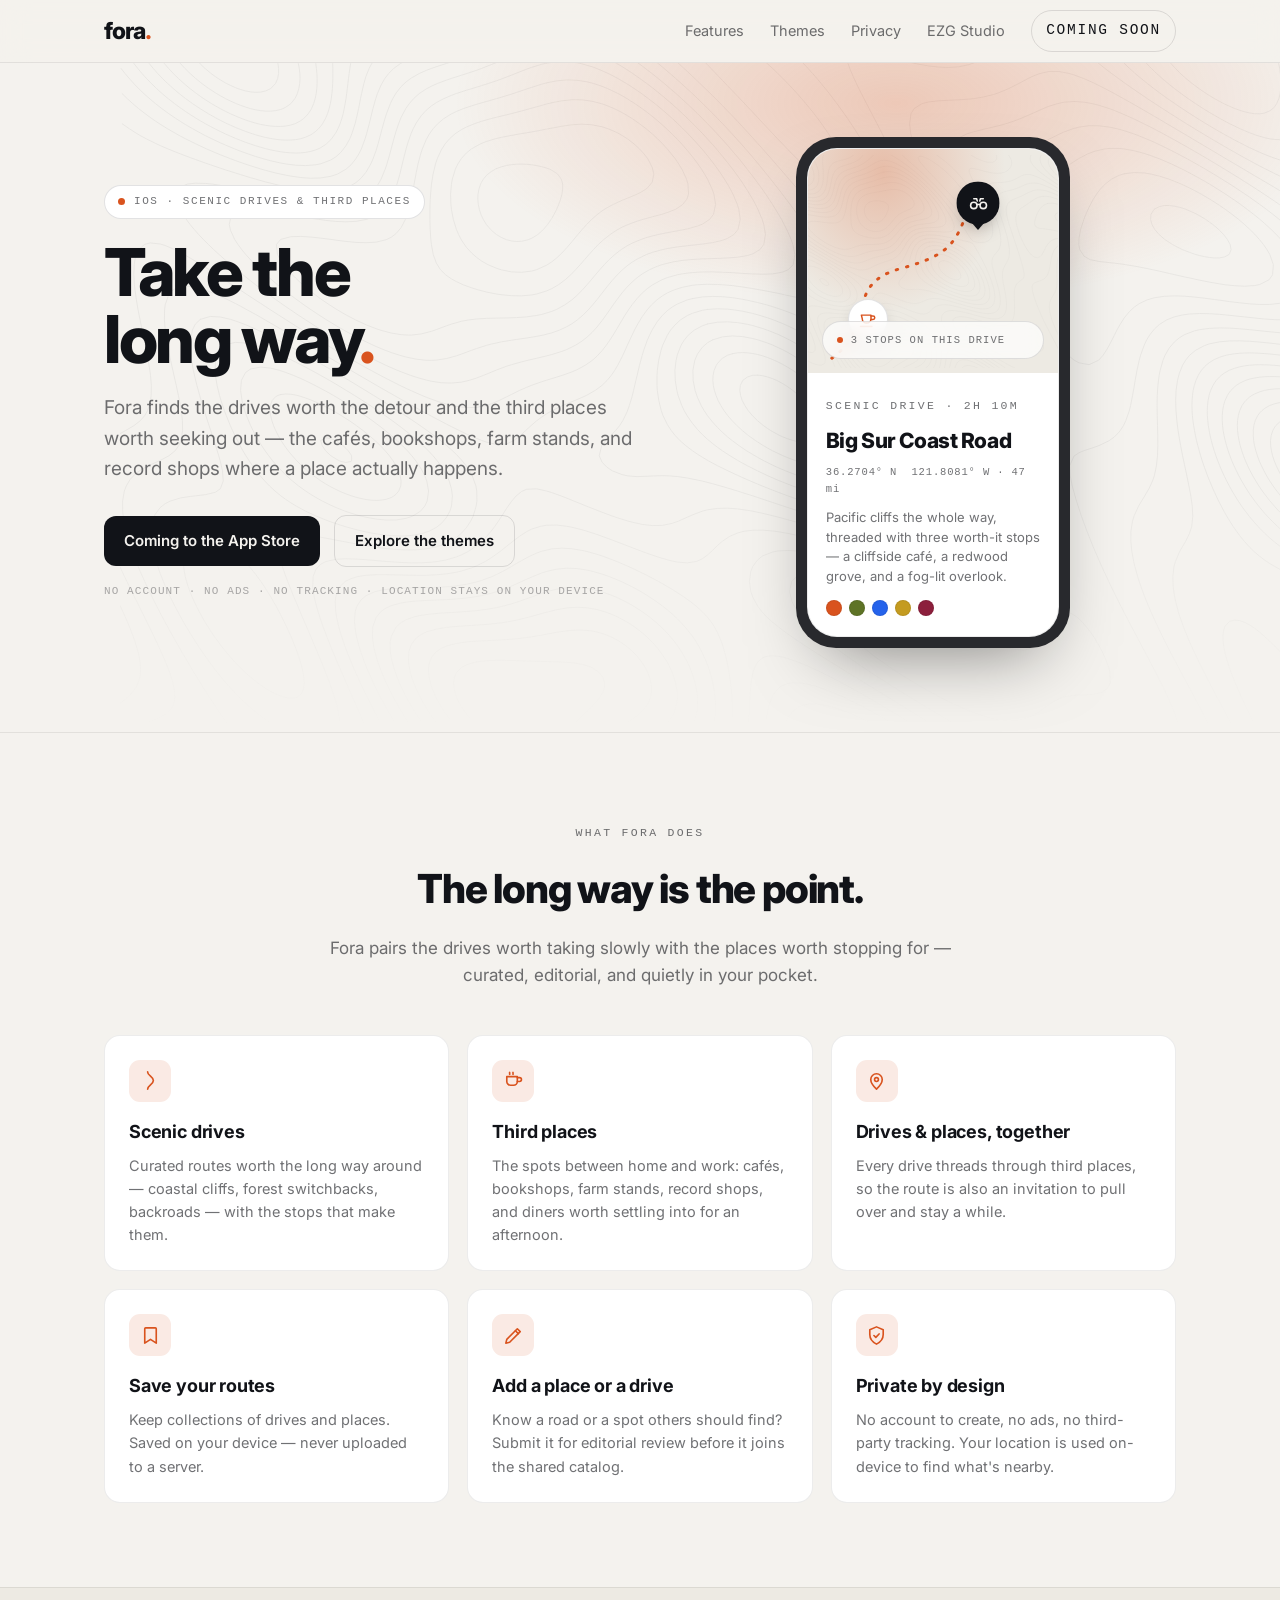
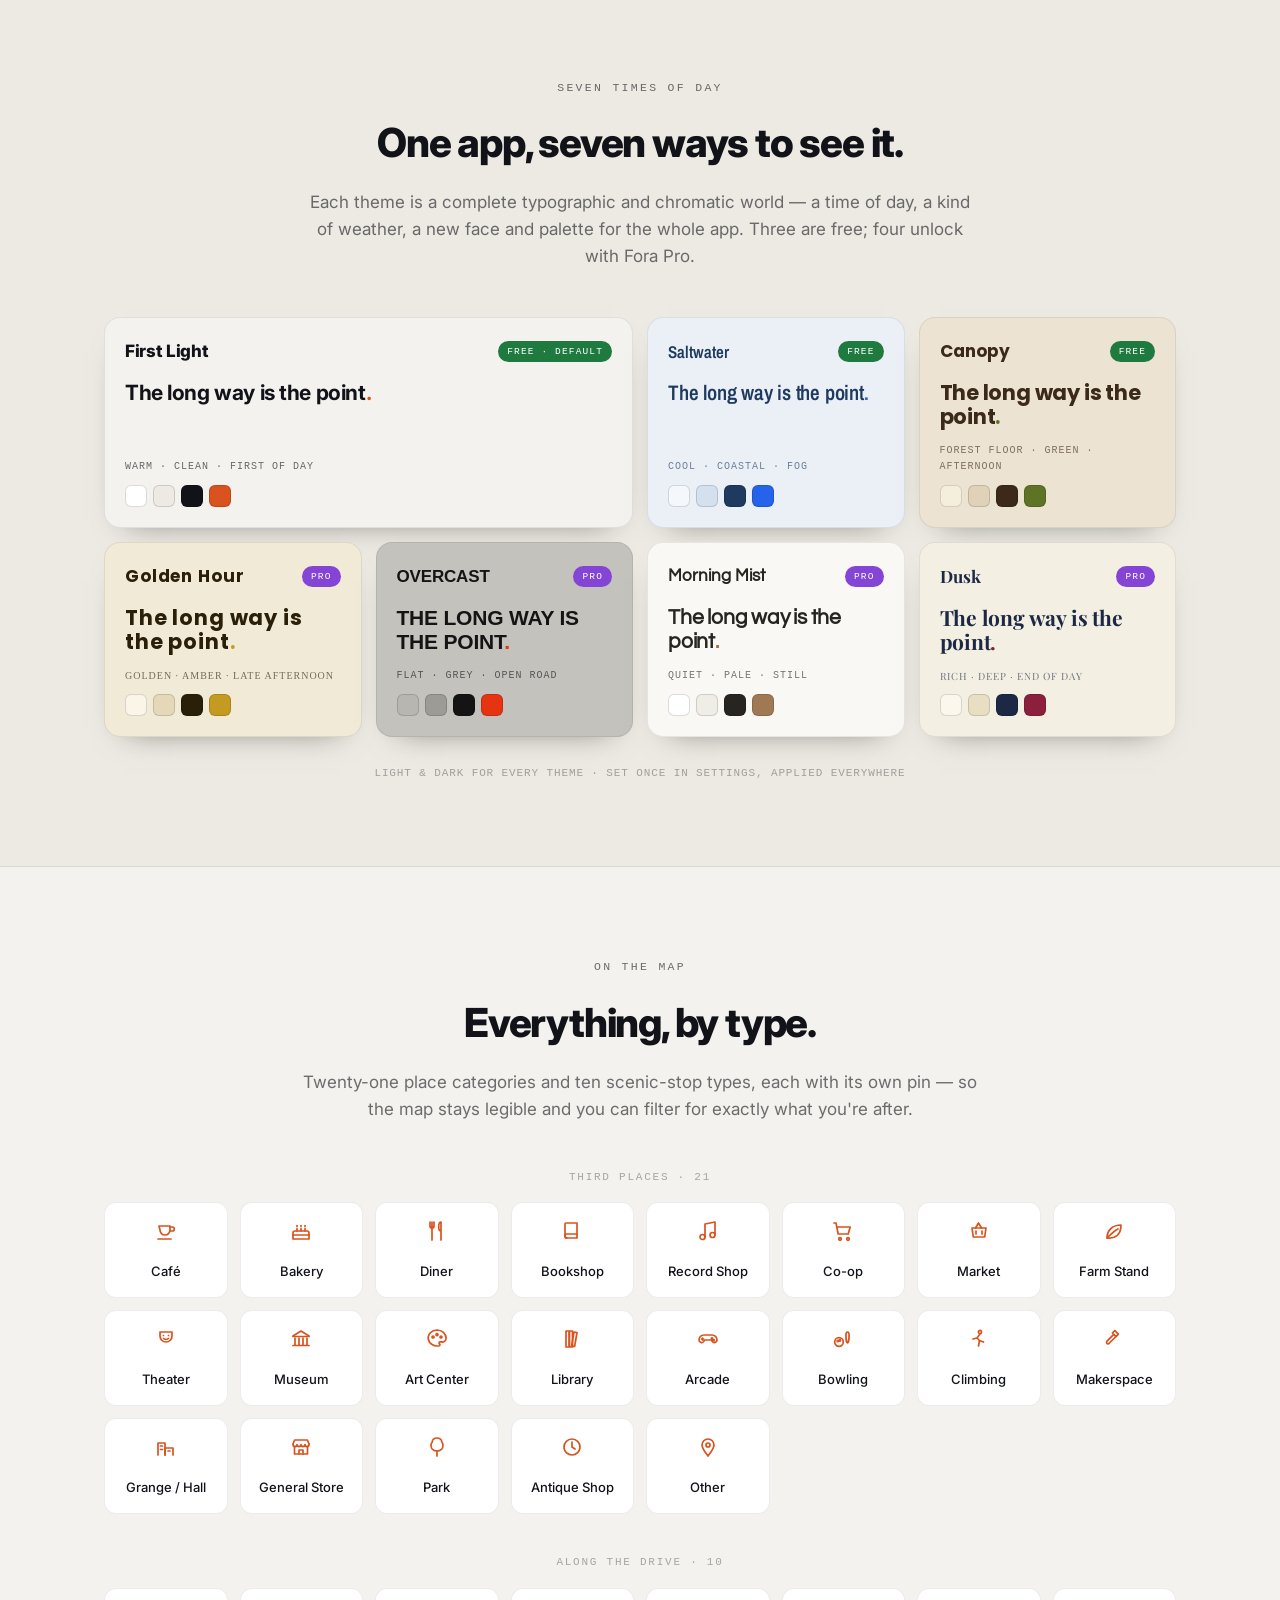
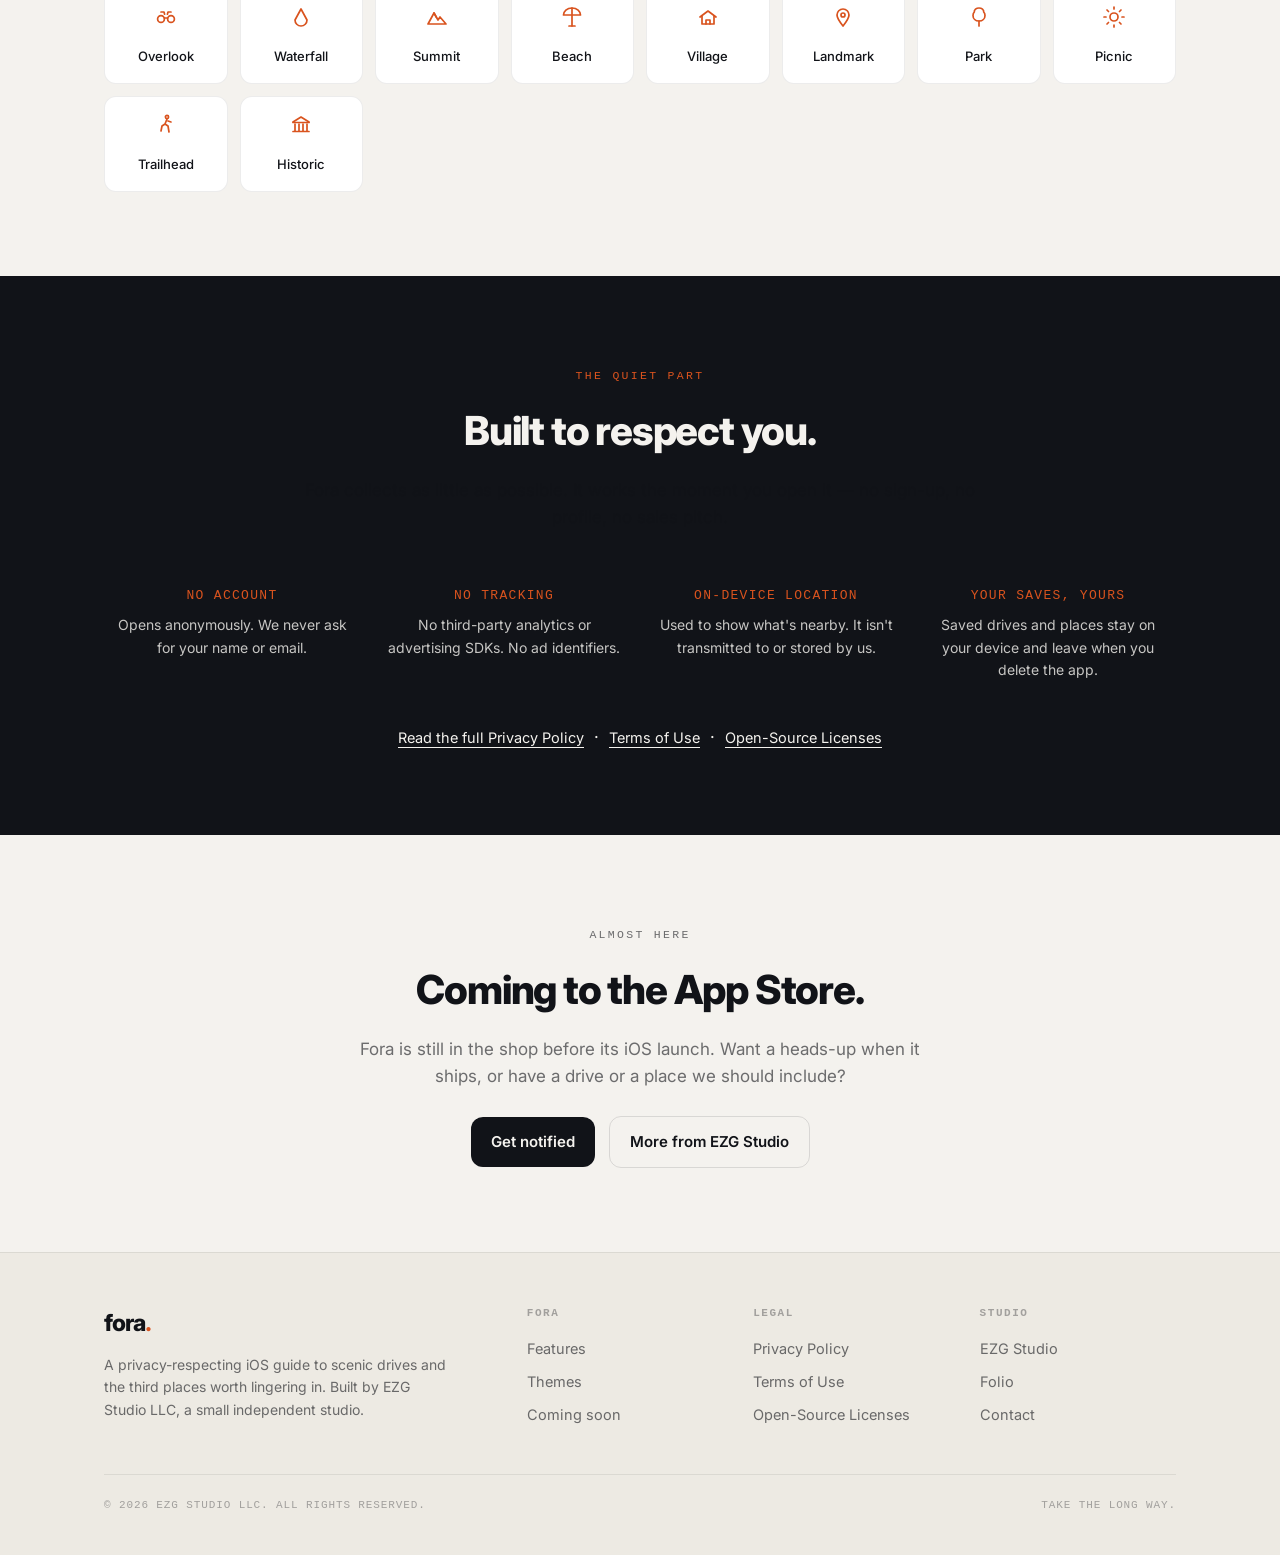
<file: fora/index.html>
<!DOCTYPE html>
<html lang="en">
<head>
<meta charset="UTF-8">
<meta name="viewport" content="width=device-width, initial-scale=1.0">
<title>Fora — Take the long way</title>
<meta name="description" content="Fora is an iOS guide to scenic drives and third places — the routes worth the detour and the cafés, bookshops, parks, and bars worth lingering in. No account. No tracking.">
<meta property="og:title" content="Fora — Take the long way">
<meta property="og:description" content="An iOS guide to scenic drives and the third places worth lingering in. Private by design.">
<meta property="og:type" content="website">
<link rel="preconnect" href="https://fonts.googleapis.com">
<link rel="preconnect" href="https://fonts.gstatic.com" crossorigin>
<link href="https://fonts.googleapis.com/css2?family=Inter:wght@400;500;600;700;800&family=Poppins:wght@500;700&family=Playfair+Display:wght@600;700&family=Archivo+Narrow:wght@600&family=Questrial&display=swap" rel="stylesheet">
<style>
:root{
  --bg:#F4F2EE; --surface:#FFFFFF; --surf2:#EDEAE3;
  --text:#111318; --mute:rgba(17,19,24,.60); --faint:rgba(17,19,24,.34);
  --line:rgba(17,19,24,.12); --hair:rgba(17,19,24,.08);
  --accent:#D9531E; --danger:#C0382A;
  --glass:rgba(244,242,238,.72);
  --sans:-apple-system,BlinkMacSystemFont,'Inter',system-ui,'Helvetica Neue',Arial,sans-serif;
  --mono:'SF Mono',ui-monospace,'JetBrains Mono','Courier New',monospace;
  --maxw:1120px;
}
@media (prefers-color-scheme:dark){
  :root{
    --bg:#111318; --surface:#16181E; --surf2:#1C1F26;
    --text:#F2F0EC; --mute:rgba(242,240,236,.62); --faint:rgba(242,240,236,.36);
    --line:rgba(242,240,236,.14); --hair:rgba(242,240,236,.08);
    --accent:#F07C20; --danger:#E55B45;
    --glass:rgba(17,19,24,.72);
  }
}
*{box-sizing:border-box;}
html{-webkit-text-size-adjust:100%; scroll-behavior:smooth;}
body{margin:0; background:var(--bg); color:var(--text);
  font-family:var(--sans); font-size:17px; line-height:1.6; -webkit-font-smoothing:antialiased;}
img{max-width:100%; height:auto; display:block;}
a{color:inherit; text-decoration:none;}
.wrap{max-width:var(--maxw); margin:0 auto; padding:0 24px;}
.mark{font-weight:800; letter-spacing:-.04em;}
.mark .dot{color:var(--accent);}
.eyebrow{font-family:var(--mono); font-size:11.5px; letter-spacing:.2em; text-transform:uppercase; color:var(--mute);}

/* ---------- Nav ---------- */
nav{position:sticky; top:0; z-index:60; background:var(--glass);
  backdrop-filter:saturate(180%) blur(14px); -webkit-backdrop-filter:saturate(180%) blur(14px);
  border-bottom:1px solid var(--hair);}
.nav-in{max-width:var(--maxw); margin:0 auto; padding:0 24px; height:62px;
  display:flex; align-items:center; justify-content:space-between;}
.nav-in .brand{font-size:23px;}
.nav-links{display:flex; align-items:center; gap:26px;}
.nav-links a{font-size:14.5px; color:var(--mute); transition:color .15s;}
.nav-links a:hover{color:var(--accent);}
.nav-cta{font-family:var(--mono); font-size:11.5px; letter-spacing:.12em; text-transform:uppercase;
  color:var(--text)!important; border:1px solid var(--line); padding:8px 14px; border-radius:999px;}
.nav-cta:hover{border-color:var(--accent); color:var(--accent)!important;}
@media(max-width:720px){ .nav-links a.hide-sm{display:none;} }

/* ---------- Hero ---------- */
.hero{position:relative; overflow:hidden; border-bottom:1px solid var(--hair);}
/* Fora signature motif: a topographic contour field (assets/topo.svg) with an
   accent-tinted halo radiating from the wordmark corner. */
.halo{position:absolute; inset:0; z-index:0; pointer-events:none;
  background:url(assets/topo.svg) right -40px top -60px / 1200px auto no-repeat; opacity:.13;
  -webkit-mask-image:linear-gradient(to bottom, #000 62%, transparent);
  mask-image:linear-gradient(to bottom, #000 62%, transparent);}
.glow{position:absolute; inset:0; z-index:0; pointer-events:none;
  background:radial-gradient(48% 42% at 70% 6%, color-mix(in srgb,var(--accent) 26%, transparent), transparent 72%);
  -webkit-mask-image:linear-gradient(to bottom, #000 62%, transparent);
  mask-image:linear-gradient(to bottom, #000 62%, transparent);}
@media (prefers-color-scheme:dark){ .halo{opacity:.17;} }
.hero-in{position:relative; z-index:1; display:grid; grid-template-columns:1.05fr .95fr; gap:48px;
  align-items:center; padding:74px 0 84px;}
.badge{display:inline-flex; align-items:center; gap:9px; font-family:var(--mono);
  font-size:11px; letter-spacing:.14em; text-transform:uppercase; color:var(--mute);
  background:var(--surface); border:1px solid var(--line); padding:7px 13px; border-radius:999px;}
.badge .d{width:7px; height:7px; border-radius:50%; background:var(--accent);}
h1{font-size:clamp(40px,6.4vw,66px); font-weight:800; letter-spacing:-.035em; line-height:1.02;
  margin:20px 0 0;}
h1 .dot{color:var(--accent);}
.lede{font-size:clamp(17px,2.1vw,19px); color:var(--mute); max-width:30em; margin:20px 0 0;}
.cta{display:flex; align-items:center; gap:14px; flex-wrap:wrap; margin-top:30px;}
.btn{display:inline-flex; align-items:center; gap:9px; font-weight:600; font-size:15px;
  padding:13px 20px; border-radius:12px; transition:.15s;}
.btn-primary{background:var(--text); color:var(--bg);}
.btn-primary:hover{background:var(--accent); color:#fff;}
.btn-ghost{border:1px solid var(--line); color:var(--text);}
.btn-ghost:hover{border-color:var(--accent); color:var(--accent);}
.hero-note{font-family:var(--mono); font-size:11px; letter-spacing:.1em; text-transform:uppercase;
  color:var(--faint); margin-top:16px;}

/* ---------- Device mock ---------- */
.device-col{display:flex; justify-content:center;}
.device{width:274px; max-width:80vw; border-radius:40px; padding:11px;
  background:color-mix(in srgb,var(--text) 90%, var(--bg)); box-shadow:0 30px 70px -30px rgba(0,0,0,.5);}
.screen{border-radius:30px; overflow:hidden; background:var(--surface); border:1px solid var(--hair);}
.shot{position:relative; height:224px; overflow:hidden; background:var(--surf2);}
.shot::before{content:""; position:absolute; inset:0;
  background:url(assets/topo.svg) center / 340px auto no-repeat; opacity:.2;}
.shot::after{content:""; position:absolute; inset:0;
  background:radial-gradient(70% 90% at 30% 10%, color-mix(in srgb,var(--accent) 30%, transparent), transparent 70%);}
.route{position:absolute; inset:0; width:100%; height:100%; z-index:1;}
.shot .pin,.shot .glasspill{z-index:2;}
.pin{position:absolute; width:40px; height:40px; border-radius:50%; background:var(--surface);
  border:1px solid var(--line); display:grid; place-items:center; color:var(--accent);
  box-shadow:0 8px 18px -8px rgba(0,0,0,.45);}
.pin svg{width:21px; height:21px;}
.pin::after{content:""; position:absolute; bottom:-6px; left:50%; transform:translateX(-50%);
  border-left:6px solid transparent; border-right:6px solid transparent; border-top:7px solid var(--surface);}
.pin.sel{background:var(--text); color:var(--bg); transform:scale(1.08);}
.pin.sel::after{border-top-color:var(--text);}
.sheet{padding:17px 18px 20px;}
.sheet .title{font-size:21px; font-weight:800; letter-spacing:-.02em; margin:7px 0 0; font-family:var(--sans);}
.sheet .coord{font-family:var(--mono); font-size:10.5px; letter-spacing:.08em; color:var(--mute); margin-top:6px;}
.sheet .blurb{font-size:13px; color:var(--mute); margin:11px 0 0; line-height:1.5;}
.chip-row{display:flex; gap:7px; margin-top:14px;}
.cc{width:16px; height:16px; border-radius:50%; border:1px solid var(--hair);}
.glasspill{position:absolute; left:14px; right:14px; bottom:14px; height:38px; border-radius:999px;
  background:color-mix(in srgb,var(--surface) 70%, transparent);
  backdrop-filter:blur(8px); -webkit-backdrop-filter:blur(8px);
  border:1px solid var(--line); display:flex; align-items:center; gap:8px; padding:0 14px;
  font-family:var(--mono); font-size:10.5px; letter-spacing:.1em; text-transform:uppercase; color:var(--mute);}
.glasspill .d{width:6px; height:6px; border-radius:50%; background:var(--accent);}

/* ---------- Sections ---------- */
section{padding:84px 0;}
.sec-head{max-width:40em; margin:0 auto 46px; text-align:center;}
.sec-head h2{font-size:clamp(28px,4vw,40px); font-weight:800; letter-spacing:-.03em; margin:12px 0 0;}
.sec-head p{color:var(--mute); margin:14px 0 0;}

.feat-grid{display:grid; grid-template-columns:repeat(3,1fr); gap:18px;}
.feat{background:var(--surface); border:1px solid var(--hair); border-radius:16px; padding:24px;}
.feat .ic{width:42px; height:42px; border-radius:11px; display:grid; place-items:center;
  background:color-mix(in srgb,var(--accent) 12%, var(--surface)); color:var(--accent); margin-bottom:16px;}
.feat .ic svg{width:23px; height:23px;}
.feat h3{font-size:18px; font-weight:700; letter-spacing:-.01em; margin:0 0 7px;}
.feat p{font-size:14.5px; color:var(--mute); margin:0;}

/* ---------- Themes ---------- */
.themes{background:var(--surf2); border-top:1px solid var(--hair); border-bottom:1px solid var(--hair);}
.theme-grid{display:grid; grid-template-columns:repeat(4,1fr); gap:14px;}
.theme-grid .wide{grid-column:span 2;}
.theme{border-radius:16px; padding:20px; border:1px solid rgba(0,0,0,.08);
  box-shadow:0 14px 30px -22px rgba(0,0,0,.55); min-height:172px; display:flex; flex-direction:column;}
.theme-top{display:flex; align-items:center; justify-content:space-between; gap:10px; margin-bottom:4px;}
.theme-nm{font-size:17px; font-weight:700;}
.tier{font-family:var(--mono); font-size:9.5px; letter-spacing:.12em; text-transform:uppercase;
  padding:3px 9px; border-radius:999px; white-space:nowrap;}
.tier.free{background:#1f7a3f; color:#fff;}
.tier.pro{background:#8445d6; color:#fff;}
.theme-spec{font-size:21px; line-height:1.14; margin:12px 0 auto; letter-spacing:-.01em;}
.theme-vibe{font-family:var(--mono); font-size:10px; letter-spacing:.1em; text-transform:uppercase;
  opacity:.62; margin-top:14px;}
.theme-sw{display:flex; gap:6px; margin-top:10px;}
.theme-sw span{width:22px; height:22px; border-radius:6px; border:1px solid rgba(0,0,0,.14);}
.themes .note{text-align:center; font-family:var(--mono); font-size:11px; letter-spacing:.08em;
  text-transform:uppercase; color:var(--faint); margin:28px 0 0;}

/* ---------- Categories ---------- */
.cat-grid{display:grid; grid-template-columns:repeat(auto-fit,minmax(118px,1fr)); gap:12px;}
.cat{background:var(--surface); border:1px solid var(--hair); border-radius:12px;
  padding:16px 12px; text-align:center;}
.cat svg{width:24px; height:24px; color:var(--accent); margin:0 auto 9px;}
.cat .l{font-size:13px; font-weight:500;}
.catsub{font-family:var(--mono); font-size:11px; letter-spacing:.16em; text-transform:uppercase;
  color:var(--faint); text-align:center; margin:0 0 16px;}
.catsub.gap{margin-top:40px;}

/* ---------- Privacy band ---------- */
.privacy{background:var(--text); color:var(--bg);}
@media (prefers-color-scheme:dark){ .privacy{background:var(--surf2); color:var(--text);} }
.privacy .sec-head h2{color:inherit;}
.priv-grid{display:grid; grid-template-columns:repeat(4,1fr); gap:16px; margin-top:8px;}
.priv{ text-align:center; padding:8px;}
.priv .big{font-family:var(--mono); font-size:13px; letter-spacing:.1em; text-transform:uppercase;
  color:var(--accent); margin-bottom:8px;}
.priv p{font-size:14px; opacity:.8; margin:0;}
.priv-foot{text-align:center; margin-top:34px;}
.priv-foot a{border-bottom:1px solid currentColor; padding-bottom:1px; font-size:14.5px;}
.priv-foot a:hover{color:var(--accent);}

/* ---------- Footer ---------- */
footer{background:var(--surf2); border-top:1px solid var(--hair); padding:52px 0 40px; margin-top:0;}
.foot-grid{display:grid; grid-template-columns:2fr 1fr 1fr 1fr; gap:30px;}
.foot-brand .brand{font-size:23px;}
.foot-brand p{font-size:14px; color:var(--mute); max-width:25em; margin:12px 0 0;}
.foot-col h4{font-family:var(--mono); font-size:11px; letter-spacing:.14em; text-transform:uppercase;
  color:var(--faint); margin:0 0 14px;}
.foot-col a{display:block; font-size:14.5px; color:var(--mute); margin-bottom:10px;}
.foot-col a:hover{color:var(--accent);}
.foot-bottom{display:flex; justify-content:space-between; gap:14px; flex-wrap:wrap;
  margin-top:38px; padding-top:22px; border-top:1px solid var(--hair);
  font-family:var(--mono); font-size:11px; letter-spacing:.08em; text-transform:uppercase; color:var(--faint);}

@media(max-width:900px){
  .feat-grid{grid-template-columns:repeat(2,1fr);}
  .theme-grid{grid-template-columns:repeat(2,1fr);} .theme-grid .wide{grid-column:span 2;}
  .priv-grid{grid-template-columns:repeat(2,1fr);}
  .foot-grid{grid-template-columns:1fr 1fr;} .foot-brand{grid-column:1/-1;}
}
@media(max-width:760px){
  .hero-in{grid-template-columns:1fr; gap:40px; padding:54px 0 64px;}
  .device-col{order:2;}
}
@media(max-width:520px){
  .feat-grid{grid-template-columns:1fr;}
  .theme-grid{grid-template-columns:1fr;} .theme-grid .wide{grid-column:span 1;}
}
</style>
</head>
<body>

<nav>
  <div class="nav-in">
    <a class="brand mark" href="/fora/">fora<span class="dot">.</span></a>
    <div class="nav-links">
      <a href="#features" class="hide-sm">Features</a>
      <a href="#themes" class="hide-sm">Themes</a>
      <a href="#privacy" class="hide-sm">Privacy</a>
      <a href="/" class="hide-sm">EZG Studio</a>
      <a class="nav-cta" href="#get">Coming soon</a>
    </div>
  </div>
</nav>

<header class="hero">
  <div class="halo"></div>
  <div class="glow"></div>
  <div class="wrap">
    <div class="hero-in">
      <div class="hero-copy">
        <span class="badge"><span class="d"></span>iOS · Scenic drives &amp; third places</span>
        <h1>Take the<br>long way<span class="dot">.</span></h1>
        <p class="lede">Fora finds the drives worth the detour and the third places worth seeking out — the cafés, bookshops, farm stands, and record shops where a place actually happens.</p>
        <div class="cta">
          <a class="btn btn-primary" href="#get">Coming to the App Store</a>
          <a class="btn btn-ghost" href="#themes">Explore the themes</a>
        </div>
        <div class="hero-note">No account · No ads · No tracking · Location stays on your device</div>
      </div>

      <div class="device-col">
        <div class="device" aria-hidden="true">
          <div class="screen">
            <div class="shot">
              <svg class="route" viewBox="0 0 252 224" fill="none" aria-hidden="true"><path d="M24 210 C 70 176, 36 136, 92 120 C 150 104, 150 92, 168 40" style="stroke:var(--accent)" stroke-width="3" stroke-linecap="round" stroke-dasharray="1.5 9"/></svg>
              <div class="pin" style="top:150px; left:40px;">
                <svg viewBox="0 0 24 24" fill="none" stroke="currentColor" stroke-width="1.7" stroke-linecap="round" stroke-linejoin="round"><path d="M5 7h11v4a5 5 0 0 1-10 0z"/><path d="M16 8h2.3a2 2 0 0 1 0 4H16"/><path d="M4 20h13"/></svg>
              </div>
              <div class="pin sel" style="top:34px; left:150px;">
                <svg viewBox="0 0 24 24" fill="none" stroke="currentColor" stroke-width="1.7" stroke-linecap="round" stroke-linejoin="round"><path d="M7 7h3l.6 2.2M17 7h-3l-.6 2.2"/><circle cx="7" cy="14" r="3.4"/><circle cx="17" cy="14" r="3.4"/><path d="M10.4 13h3.2"/></svg>
              </div>
              <div class="glasspill"><span class="d"></span>3 stops on this drive</div>
            </div>
            <div class="sheet">
              <span class="eyebrow">Scenic drive · 2h 10m</span>
              <div class="title">Big Sur Coast Road</div>
              <div class="coord">36.2704° N&nbsp;&nbsp;121.8081° W · 47 mi</div>
              <p class="blurb">Pacific cliffs the whole way, threaded with three worth-it stops — a cliffside café, a redwood grove, and a fog-lit overlook.</p>
              <div class="chip-row">
                <span class="cc" style="background:#D9531E;"></span>
                <span class="cc" style="background:#5E7326;"></span>
                <span class="cc" style="background:#2563EB;"></span>
                <span class="cc" style="background:#C49B20;"></span>
                <span class="cc" style="background:#8C1F3C;"></span>
              </div>
            </div>
          </div>
        </div>
      </div>
    </div>
  </div>
</header>

<section id="features">
  <div class="wrap">
    <div class="sec-head">
      <span class="eyebrow">What Fora does</span>
      <h2>The long way is the point.</h2>
      <p>Fora pairs the drives worth taking slowly with the places worth stopping for — curated, editorial, and quietly in your pocket.</p>
    </div>
    <div class="feat-grid">
      <div class="feat">
        <div class="ic"><svg viewBox="0 0 24 24" fill="none" stroke="currentColor" stroke-width="1.7" stroke-linecap="round" stroke-linejoin="round"><path d="M9 21c0-4 6-5 6-9S9 7 9 3"/></svg></div>
        <h3>Scenic drives</h3>
        <p>Curated routes worth the long way around — coastal cliffs, forest switchbacks, backroads — with the stops that make them.</p>
      </div>
      <div class="feat">
        <div class="ic"><svg viewBox="0 0 24 24" fill="none" stroke="currentColor" stroke-width="1.7" stroke-linecap="round" stroke-linejoin="round"><path d="M5 8h11v5a4 4 0 0 1-4 4H9a4 4 0 0 1-4-4z"/><path d="M16 9h2.3a2 2 0 0 1 0 4H16"/><path d="M8 3.6c-.4.8.4 1.2 0 2M11.5 3.6c-.4.8.4 1.2 0 2"/></svg></div>
        <h3>Third places</h3>
        <p>The spots between home and work: cafés, bookshops, farm stands, record shops, and diners worth settling into for an afternoon.</p>
      </div>
      <div class="feat">
        <div class="ic"><svg viewBox="0 0 24 24" fill="none" stroke="currentColor" stroke-width="1.7" stroke-linecap="round" stroke-linejoin="round"><path d="M12 21s-6-5.6-6-10a6 6 0 0 1 12 0c0 4.4-6 10-6 10z"/><circle cx="12" cy="11" r="2"/></svg></div>
        <h3>Drives &amp; places, together</h3>
        <p>Every drive threads through third places, so the route is also an invitation to pull over and stay a while.</p>
      </div>
      <div class="feat">
        <div class="ic"><svg viewBox="0 0 24 24" fill="none" stroke="currentColor" stroke-width="1.7" stroke-linecap="round" stroke-linejoin="round"><path d="M7 4h10a1 1 0 0 1 1 1v15l-6-4-6 4V5a1 1 0 0 1 1-1z"/></svg></div>
        <h3>Save your routes</h3>
        <p>Keep collections of drives and places. Saved on your device — never uploaded to a server.</p>
      </div>
      <div class="feat">
        <div class="ic"><svg viewBox="0 0 24 24" fill="none" stroke="currentColor" stroke-width="1.7" stroke-linecap="round" stroke-linejoin="round"><path d="M4 20l1-4L16 5l3 3L8 19z"/><path d="M14 7l3 3"/></svg></div>
        <h3>Add a place or a drive</h3>
        <p>Know a road or a spot others should find? Submit it for editorial review before it joins the shared catalog.</p>
      </div>
      <div class="feat">
        <div class="ic"><svg viewBox="0 0 24 24" fill="none" stroke="currentColor" stroke-width="1.7" stroke-linecap="round" stroke-linejoin="round"><path d="M12 3l7 3v5c0 4.5-3 8-7 10-4-2-7-5.5-7-10V6z"/><path d="M9.3 12l2 2 3.4-3.6"/></svg></div>
        <h3>Private by design</h3>
        <p>No account to create, no ads, no third-party tracking. Your location is used on-device to find what's nearby.</p>
      </div>
    </div>
  </div>
</section>

<section id="themes" class="themes">
  <div class="wrap">
    <div class="sec-head">
      <span class="eyebrow">Seven times of day</span>
      <h2>One app, seven ways to see it.</h2>
      <p>Each theme is a complete typographic and chromatic world — a time of day, a kind of weather, a new face and palette for the whole app. Three are free; four unlock with Fora Pro.</p>
    </div>
    <div class="theme-grid">

      <div class="theme wide" style="background:#F4F2EE; color:#111318;">
        <div class="theme-top"><span class="theme-nm" style="font-family:var(--sans); font-weight:800; letter-spacing:-.02em;">First Light</span><span class="tier free">Free · Default</span></div>
        <div class="theme-spec" style="font-family:var(--sans); font-weight:700; letter-spacing:-.02em; color:#111318;">The long way is the point<span style="color:#D9531E;">.</span></div>
        <div class="theme-vibe" style="color:#111318;">Warm · Clean · First of Day</div>
        <div class="theme-sw"><span style="background:#FFFFFF;"></span><span style="background:#EDEAE3;"></span><span style="background:#111318;"></span><span style="background:#D9531E;"></span></div>
      </div>

      <div class="theme" style="background:#EBF0F7; color:#1E3A5F;">
        <div class="theme-top"><span class="theme-nm" style="font-family:'Archivo Narrow','Avenir Next Condensed',sans-serif; font-weight:600;">Saltwater</span><span class="tier free">Free</span></div>
        <div class="theme-spec" style="font-family:'Archivo Narrow','Avenir Next Condensed',sans-serif; font-weight:600; color:#1E3A5F;">The long way is the point<span style="color:#2563EB;">.</span></div>
        <div class="theme-vibe" style="font-family:'Courier New',monospace; color:#1E3A5F;">Cool · Coastal · Fog</div>
        <div class="theme-sw"><span style="background:#F4F7FB;"></span><span style="background:#D4E0EE;"></span><span style="background:#1E3A5F;"></span><span style="background:#2563EB;"></span></div>
      </div>

      <div class="theme" style="background:#EDE3D2; color:#3B2A1A;">
        <div class="theme-top"><span class="theme-nm" style="font-family:'Poppins','Futura',sans-serif; font-weight:700;">Canopy</span><span class="tier free">Free</span></div>
        <div class="theme-spec" style="font-family:'Poppins','Futura',sans-serif; font-weight:700; color:#3B2A1A;">The long way is the point<span style="color:#5E7326;">.</span></div>
        <div class="theme-vibe" style="color:#3B2A1A;">Forest Floor · Green · Afternoon</div>
        <div class="theme-sw"><span style="background:#F6EEDD;"></span><span style="background:#E0D2B8;"></span><span style="background:#3B2A1A;"></span><span style="background:#5E7326;"></span></div>
      </div>

      <div class="theme" style="background:#F0EAD6; color:#2A1F08;">
        <div class="theme-top"><span class="theme-nm" style="font-family:'Poppins','Futura',sans-serif; font-weight:700; letter-spacing:.05em;">Golden Hour</span><span class="tier pro">Pro</span></div>
        <div class="theme-spec" style="font-family:'Poppins','Futura',sans-serif; font-weight:700; letter-spacing:.04em; color:#2A1F08;">The long way is the point<span style="color:#C49B20;">.</span></div>
        <div class="theme-vibe" style="font-family:'Optima','Palatino Linotype',serif; color:#2A1F08;">Golden · Amber · Late Afternoon</div>
        <div class="theme-sw"><span style="background:#FAF5E8;"></span><span style="background:#E4D8B8;"></span><span style="background:#2A1F08;"></span><span style="background:#C49B20;"></span></div>
      </div>

      <div class="theme" style="background:#C4C2BD; color:#141414;">
        <div class="theme-top"><span class="theme-nm" style="font-family:'Helvetica Neue',Arial,sans-serif; font-weight:700; text-transform:uppercase; letter-spacing:-.01em;">Overcast</span><span class="tier pro">Pro</span></div>
        <div class="theme-spec" style="font-family:'Helvetica Neue',Arial,sans-serif; font-weight:700; text-transform:uppercase; color:#141414;">The long way is the point<span style="color:#E63312;">.</span></div>
        <div class="theme-vibe" style="color:#141414;">Flat · Grey · Open Road</div>
        <div class="theme-sw"><span style="background:#B8B6B0;"></span><span style="background:#9D9B95;"></span><span style="background:#141414;"></span><span style="background:#E63312;"></span></div>
      </div>

      <div class="theme" style="background:#FAF8F4; color:#282420;">
        <div class="theme-top"><span class="theme-nm" style="font-family:'Gill Sans','Gill Sans MT','Questrial',sans-serif; font-weight:600;">Morning Mist</span><span class="tier pro">Pro</span></div>
        <div class="theme-spec" style="font-family:'Gill Sans','Gill Sans MT','Questrial',sans-serif; font-weight:600; color:#282420;">The long way is the point<span style="color:#A07954;">.</span></div>
        <div class="theme-vibe" style="color:#282420;">Quiet · Pale · Still</div>
        <div class="theme-sw"><span style="background:#FFFFFF;"></span><span style="background:#F0EDE6;"></span><span style="background:#282420;"></span><span style="background:#A07954;"></span></div>
      </div>

      <div class="theme" style="background:#F4EFE3; color:#1C2844;">
        <div class="theme-top"><span class="theme-nm" style="font-family:'Playfair Display','Didot',serif; font-weight:700;">Dusk</span><span class="tier pro">Pro</span></div>
        <div class="theme-spec" style="font-family:'Playfair Display','Didot',serif; font-weight:700; color:#1C2844;">The long way is the point<span style="color:#8C1F3C;">.</span></div>
        <div class="theme-vibe" style="font-family:'Playfair Display',serif; color:#1C2844;">Rich · Deep · End of Day</div>
        <div class="theme-sw"><span style="background:#FBF7EC;"></span><span style="background:#E8DEC2;"></span><span style="background:#1C2844;"></span><span style="background:#8C1F3C;"></span></div>
      </div>

    </div>
    <p class="note">Light &amp; dark for every theme · Set once in Settings, applied everywhere</p>
  </div>
</section>

<section id="categories">
  <div class="wrap">
    <div class="sec-head">
      <span class="eyebrow">On the map</span>
      <h2>Everything, by type.</h2>
      <p>Twenty-one place categories and ten scenic-stop types, each with its own pin — so the map stays legible and you can filter for exactly what you're after.</p>
    </div>

    <p class="catsub">Third places · 21</p>
    <div class="cat-grid">
      <div class="cat"><svg viewBox="0 0 24 24" fill="none" stroke="currentColor" stroke-width="1.7" stroke-linecap="round" stroke-linejoin="round"><path d="M5 7h11v4a5 5 0 0 1-10 0z"/><path d="M16 8h2.3a2 2 0 0 1 0 4H16"/><path d="M4 20h13"/></svg><div class="l">Café</div></div>
      <div class="cat"><svg viewBox="0 0 24 24" fill="none" stroke="currentColor" stroke-width="1.7" stroke-linecap="round" stroke-linejoin="round"><path d="M4 20h16v-6a2 2 0 0 0-2-2H6a2 2 0 0 0-2 2z"/><path d="M4 16h16"/><path d="M8 12V9.5M12 12V9.5M16 12V9.5"/><path d="M8 7.5v-1M12 7.5v-1M16 7.5v-1"/></svg><div class="l">Bakery</div></div>
      <div class="cat"><svg viewBox="0 0 24 24" fill="none" stroke="currentColor" stroke-width="1.7" stroke-linecap="round" stroke-linejoin="round"><path d="M7 3v8M5 3v4a2 2 0 0 0 4 0V3M7 11v10"/><path d="M16 3c-1.4 0-2.3 2-2.3 5s.9 4 2.3 4m0 0v9m0-9V3"/></svg><div class="l">Diner</div></div>
      <div class="cat"><svg viewBox="0 0 24 24" fill="none" stroke="currentColor" stroke-width="1.7" stroke-linecap="round" stroke-linejoin="round"><path d="M6 4h11v15H7a2 2 0 0 1-2-2V5a1 1 0 0 1 1-1z"/><path d="M7 19a2 2 0 0 1 0-4h10"/></svg><div class="l">Bookshop</div></div>
      <div class="cat"><svg viewBox="0 0 24 24" fill="none" stroke="currentColor" stroke-width="1.7" stroke-linecap="round" stroke-linejoin="round"><path d="M9 18V5l10-2v13"/><circle cx="6.5" cy="18" r="2.5"/><circle cx="16.5" cy="16" r="2.5"/></svg><div class="l">Record Shop</div></div>
      <div class="cat"><svg viewBox="0 0 24 24" fill="none" stroke="currentColor" stroke-width="1.7" stroke-linecap="round" stroke-linejoin="round"><circle cx="9" cy="20" r="1.3"/><circle cx="17" cy="20" r="1.3"/><path d="M3 4h2l2.2 11h10l2-7H6"/></svg><div class="l">Co-op</div></div>
      <div class="cat"><svg viewBox="0 0 24 24" fill="none" stroke="currentColor" stroke-width="1.7" stroke-linecap="round" stroke-linejoin="round"><path d="M5 9h14l-1.3 9H6.3z"/><path d="M8.5 9l3-5 3 5"/><path d="M9 12v3M15 12v3"/></svg><div class="l">Market</div></div>
      <div class="cat"><svg viewBox="0 0 24 24" fill="none" stroke="currentColor" stroke-width="1.7" stroke-linecap="round" stroke-linejoin="round"><path d="M5 19c0-8 6-13 14-13 0 10-6 14-14 13z"/><path d="M5 19C9 15 12 12 16 10"/></svg><div class="l">Farm Stand</div></div>
      <div class="cat"><svg viewBox="0 0 24 24" fill="none" stroke="currentColor" stroke-width="1.7" stroke-linecap="round" stroke-linejoin="round"><path d="M6 5h12v4a6 6 0 0 1-12 0z"/><path d="M9.5 8.5h.01M14.5 8.5h.01"/><path d="M9.5 11.5a3 2 0 0 0 5 0"/></svg><div class="l">Theater</div></div>
      <div class="cat"><svg viewBox="0 0 24 24" fill="none" stroke="currentColor" stroke-width="1.7" stroke-linecap="round" stroke-linejoin="round"><path d="M4 9l8-5 8 5"/><path d="M4 9.5h16"/><path d="M6 11v7M10 11v7M14 11v7M18 11v7"/><path d="M4 18.5h16"/></svg><div class="l">Museum</div></div>
      <div class="cat"><svg viewBox="0 0 24 24" fill="none" stroke="currentColor" stroke-width="1.7" stroke-linecap="round" stroke-linejoin="round"><path d="M12 3a9 8 0 1 0 2.2 15.8c1-.3.9-1.3.2-2-.6-.6-.4-1.7.6-1.9h1.6A3.5 3.5 0 0 0 21 11c0-4.4-4-8-9-8z"/><circle cx="8" cy="10" r="1"/><circle cx="12" cy="7.6" r="1"/><circle cx="16" cy="10" r="1"/></svg><div class="l">Art Center</div></div>
      <div class="cat"><svg viewBox="0 0 24 24" fill="none" stroke="currentColor" stroke-width="1.7" stroke-linecap="round" stroke-linejoin="round"><path d="M6 4h3v16H6zM9.5 4h3v16h-3z"/><path d="M14 5l3 .5-2.4 14-3-.5z"/></svg><div class="l">Library</div></div>
      <div class="cat"><svg viewBox="0 0 24 24" fill="none" stroke="currentColor" stroke-width="1.7" stroke-linecap="round" stroke-linejoin="round"><path d="M8 8h8a5 5 0 0 1 5 5 2.6 2.6 0 0 1-4.8 1.4L15.5 13h-7l-.7 1.4A2.6 2.6 0 0 1 3 13a5 5 0 0 1 5-5z"/><path d="M6.5 11v2M5.5 12h2"/><circle cx="16" cy="11.6" r=".7"/><circle cx="17.6" cy="13.2" r=".7"/></svg><div class="l">Arcade</div></div>
      <div class="cat"><svg viewBox="0 0 24 24" fill="none" stroke="currentColor" stroke-width="1.7" stroke-linecap="round" stroke-linejoin="round"><circle cx="8" cy="15" r="4.3"/><circle cx="6.8" cy="14" r=".7"/><circle cx="8.8" cy="13.4" r=".7"/><path d="M16.5 5c-1 0-1.6 1.3-1.6 3.5s.6 7.5 1.6 7.5 1.6-5.3 1.6-7.5S17.5 5 16.5 5z"/></svg><div class="l">Bowling</div></div>
      <div class="cat"><svg viewBox="0 0 24 24" fill="none" stroke="currentColor" stroke-width="1.7" stroke-linecap="round" stroke-linejoin="round"><circle cx="13" cy="5" r="1.6"/><path d="M13 7l-3 4 2.5 2.5-1 5.5M12.5 13.5l4 1.5M10 11l-4 1"/></svg><div class="l">Climbing</div></div>
      <div class="cat"><svg viewBox="0 0 24 24" fill="none" stroke="currentColor" stroke-width="1.7" stroke-linecap="round" stroke-linejoin="round"><path d="M12.8 3.6l3.6 3.6-2.4 2.4-3.6-3.6z"/><path d="M11.8 7.4L4.8 14.4a1.5 1.5 0 0 0 2.1 2.1l7-7"/></svg><div class="l">Makerspace</div></div>
      <div class="cat"><svg viewBox="0 0 24 24" fill="none" stroke="currentColor" stroke-width="1.7" stroke-linecap="round" stroke-linejoin="round"><path d="M4 20V8h7v12"/><path d="M11 20v-7h8v7"/><path d="M6.5 11h2M6.5 14.5h2M14 16h2"/></svg><div class="l">Grange / Hall</div></div>
      <div class="cat"><svg viewBox="0 0 24 24" fill="none" stroke="currentColor" stroke-width="1.7" stroke-linecap="round" stroke-linejoin="round"><path d="M4 9l1.6-4h12.8L20 9"/><path d="M4 9v.6a2 2 0 0 0 4 0 2 2 0 0 0 4 0 2 2 0 0 0 4 0 2 2 0 0 0 4 0V9"/><path d="M5.5 12v7h13v-7"/><path d="M10 19v-4h4v4"/></svg><div class="l">General Store</div></div>
      <div class="cat"><svg viewBox="0 0 24 24" fill="none" stroke="currentColor" stroke-width="1.7" stroke-linecap="round" stroke-linejoin="round"><path d="M12 21v-5"/><path d="M12 16c-3.6 0-6-2.4-6-5.6 0-1.3.5-2.5 1.3-3.4C7 4.8 9.3 3 12 3s5 1.8 4.7 4c.8.9 1.3 2.1 1.3 3.4 0 3.2-2.4 5.6-6 5.6z"/></svg><div class="l">Park</div></div>
      <div class="cat"><svg viewBox="0 0 24 24" fill="none" stroke="currentColor" stroke-width="1.7" stroke-linecap="round" stroke-linejoin="round"><circle cx="12" cy="12" r="8"/><path d="M12 7v5l3 2"/></svg><div class="l">Antique Shop</div></div>
      <div class="cat"><svg viewBox="0 0 24 24" fill="none" stroke="currentColor" stroke-width="1.7" stroke-linecap="round" stroke-linejoin="round"><path d="M12 21c4-5 6-8 6-11a6 6 0 0 0-12 0c0 3 2 6 6 11z"/><circle cx="12" cy="10" r="2"/></svg><div class="l">Other</div></div>
    </div>

    <p class="catsub gap">Along the drive · 10</p>
    <div class="cat-grid">
      <div class="cat"><svg viewBox="0 0 24 24" fill="none" stroke="currentColor" stroke-width="1.7" stroke-linecap="round" stroke-linejoin="round"><path d="M7 7h3l.6 2.2M17 7h-3l-.6 2.2"/><circle cx="7" cy="14" r="3.4"/><circle cx="17" cy="14" r="3.4"/><path d="M10.4 13h3.2"/></svg><div class="l">Overlook</div></div>
      <div class="cat"><svg viewBox="0 0 24 24" fill="none" stroke="currentColor" stroke-width="1.7" stroke-linecap="round" stroke-linejoin="round"><path d="M12 4l6 11a6 6 0 1 1-12 0z"/></svg><div class="l">Waterfall</div></div>
      <div class="cat"><svg viewBox="0 0 24 24" fill="none" stroke="currentColor" stroke-width="1.7" stroke-linecap="round" stroke-linejoin="round"><path d="M3 19l6-11 4 7 2-3 6 7z"/><path d="M9 8l2.4 4.3"/></svg><div class="l">Summit</div></div>
      <div class="cat"><svg viewBox="0 0 24 24" fill="none" stroke="currentColor" stroke-width="1.7" stroke-linecap="round" stroke-linejoin="round"><path d="M12 3C7 3 3.5 6.5 3.5 10h17C20.5 6.5 17 3 12 3z"/><path d="M12 3v18"/><path d="M9 21h6"/></svg><div class="l">Beach</div></div>
      <div class="cat"><svg viewBox="0 0 24 24" fill="none" stroke="currentColor" stroke-width="1.7" stroke-linecap="round" stroke-linejoin="round"><path d="M4 12l8-6 8 6"/><path d="M6 11v8h12v-8"/><path d="M10 19v-4h4v4"/></svg><div class="l">Village</div></div>
      <div class="cat"><svg viewBox="0 0 24 24" fill="none" stroke="currentColor" stroke-width="1.7" stroke-linecap="round" stroke-linejoin="round"><path d="M12 21c4-5 6-8 6-11a6 6 0 0 0-12 0c0 3 2 6 6 11z"/><circle cx="12" cy="10" r="2"/></svg><div class="l">Landmark</div></div>
      <div class="cat"><svg viewBox="0 0 24 24" fill="none" stroke="currentColor" stroke-width="1.7" stroke-linecap="round" stroke-linejoin="round"><path d="M12 21v-5"/><path d="M12 16c-3.6 0-6-2.4-6-5.6 0-1.3.5-2.5 1.3-3.4C7 4.8 9.3 3 12 3s5 1.8 4.7 4c.8.9 1.3 2.1 1.3 3.4 0 3.2-2.4 5.6-6 5.6z"/></svg><div class="l">Park</div></div>
      <div class="cat"><svg viewBox="0 0 24 24" fill="none" stroke="currentColor" stroke-width="1.7" stroke-linecap="round" stroke-linejoin="round"><circle cx="12" cy="12" r="4"/><path d="M12 2v2M12 20v2M2 12h2M20 12h2M5 5l1.5 1.5M17.5 17.5L19 19M19 5l-1.5 1.5M6.5 17.5L5 19"/></svg><div class="l">Picnic</div></div>
      <div class="cat"><svg viewBox="0 0 24 24" fill="none" stroke="currentColor" stroke-width="1.7" stroke-linecap="round" stroke-linejoin="round"><circle cx="13" cy="4" r="1.6"/><path d="M13 6l-2 5 3 2 1 6M11 11l-3 2-1 5M14 8l3 1"/></svg><div class="l">Trailhead</div></div>
      <div class="cat"><svg viewBox="0 0 24 24" fill="none" stroke="currentColor" stroke-width="1.7" stroke-linecap="round" stroke-linejoin="round"><path d="M4 9l8-5 8 5"/><path d="M4 9.5h16"/><path d="M6 11v7M10 11v7M14 11v7M18 11v7"/><path d="M4 18.5h16"/></svg><div class="l">Historic</div></div>
    </div>
  </div>
</section>

<section id="privacy" class="privacy">
  <div class="wrap">
    <div class="sec-head">
      <span class="eyebrow" style="color:var(--accent);">The quiet part</span>
      <h2>Built to respect you.</h2>
      <p style="opacity:.8;">Fora collects as little as possible. It works the moment you open it — no sign-up, no profile, no sales pitch.</p>
    </div>
    <div class="priv-grid">
      <div class="priv"><div class="big">No account</div><p>Opens anonymously. We never ask for your name or email.</p></div>
      <div class="priv"><div class="big">No tracking</div><p>No third-party analytics or advertising SDKs. No ad identifiers.</p></div>
      <div class="priv"><div class="big">On-device location</div><p>Used to show what's nearby. It isn't transmitted to or stored by us.</p></div>
      <div class="priv"><div class="big">Your saves, yours</div><p>Saved drives and places stay on your device and leave when you delete the app.</p></div>
    </div>
    <div class="priv-foot">
      <a href="privacy.html">Read the full Privacy Policy</a> &nbsp;·&nbsp; <a href="terms.html">Terms of Use</a> &nbsp;·&nbsp; <a href="licenses.html">Open-Source Licenses</a>
    </div>
  </div>
</section>

<section id="get" style="text-align:center;">
  <div class="wrap">
    <span class="eyebrow">Almost here</span>
    <h2 style="font-size:clamp(28px,4vw,40px); font-weight:800; letter-spacing:-.03em; margin:12px 0 0;">Coming to the App Store.</h2>
    <p style="color:var(--mute); max-width:34em; margin:14px auto 0;">Fora is still in the shop before its iOS launch. Want a heads-up when it ships, or have a drive or a place we should include?</p>
    <div class="cta" style="justify-content:center; margin-top:26px;">
      <a class="btn btn-primary" href="mailto:ezgforge@gmail.com?subject=Fora%20—%20notify%20me%20at%20launch">Get notified</a>
      <a class="btn btn-ghost" href="/">More from EZG Studio</a>
    </div>
  </div>
</section>

<footer>
  <div class="wrap">
    <div class="foot-grid">
      <div class="foot-brand">
        <a class="brand mark" href="/fora/">fora<span class="dot">.</span></a>
        <p>A privacy-respecting iOS guide to scenic drives and the third places worth lingering in. Built by EZG Studio LLC, a small independent studio.</p>
      </div>
      <div class="foot-col">
        <h4>Fora</h4>
        <a href="#features">Features</a>
        <a href="#themes">Themes</a>
        <a href="#get">Coming soon</a>
      </div>
      <div class="foot-col">
        <h4>Legal</h4>
        <a href="privacy.html">Privacy Policy</a>
        <a href="terms.html">Terms of Use</a>
        <a href="licenses.html">Open-Source Licenses</a>
      </div>
      <div class="foot-col">
        <h4>Studio</h4>
        <a href="/">EZG Studio</a>
        <a href="/folio/">Folio</a>
        <a href="mailto:ezgforge@gmail.com">Contact</a>
      </div>
    </div>
    <div class="foot-bottom">
      <span>© 2026 EZG Studio LLC. All rights reserved.</span>
      <span>Take the long way.</span>
    </div>
  </div>
</footer>

</body>
</html>
</file>
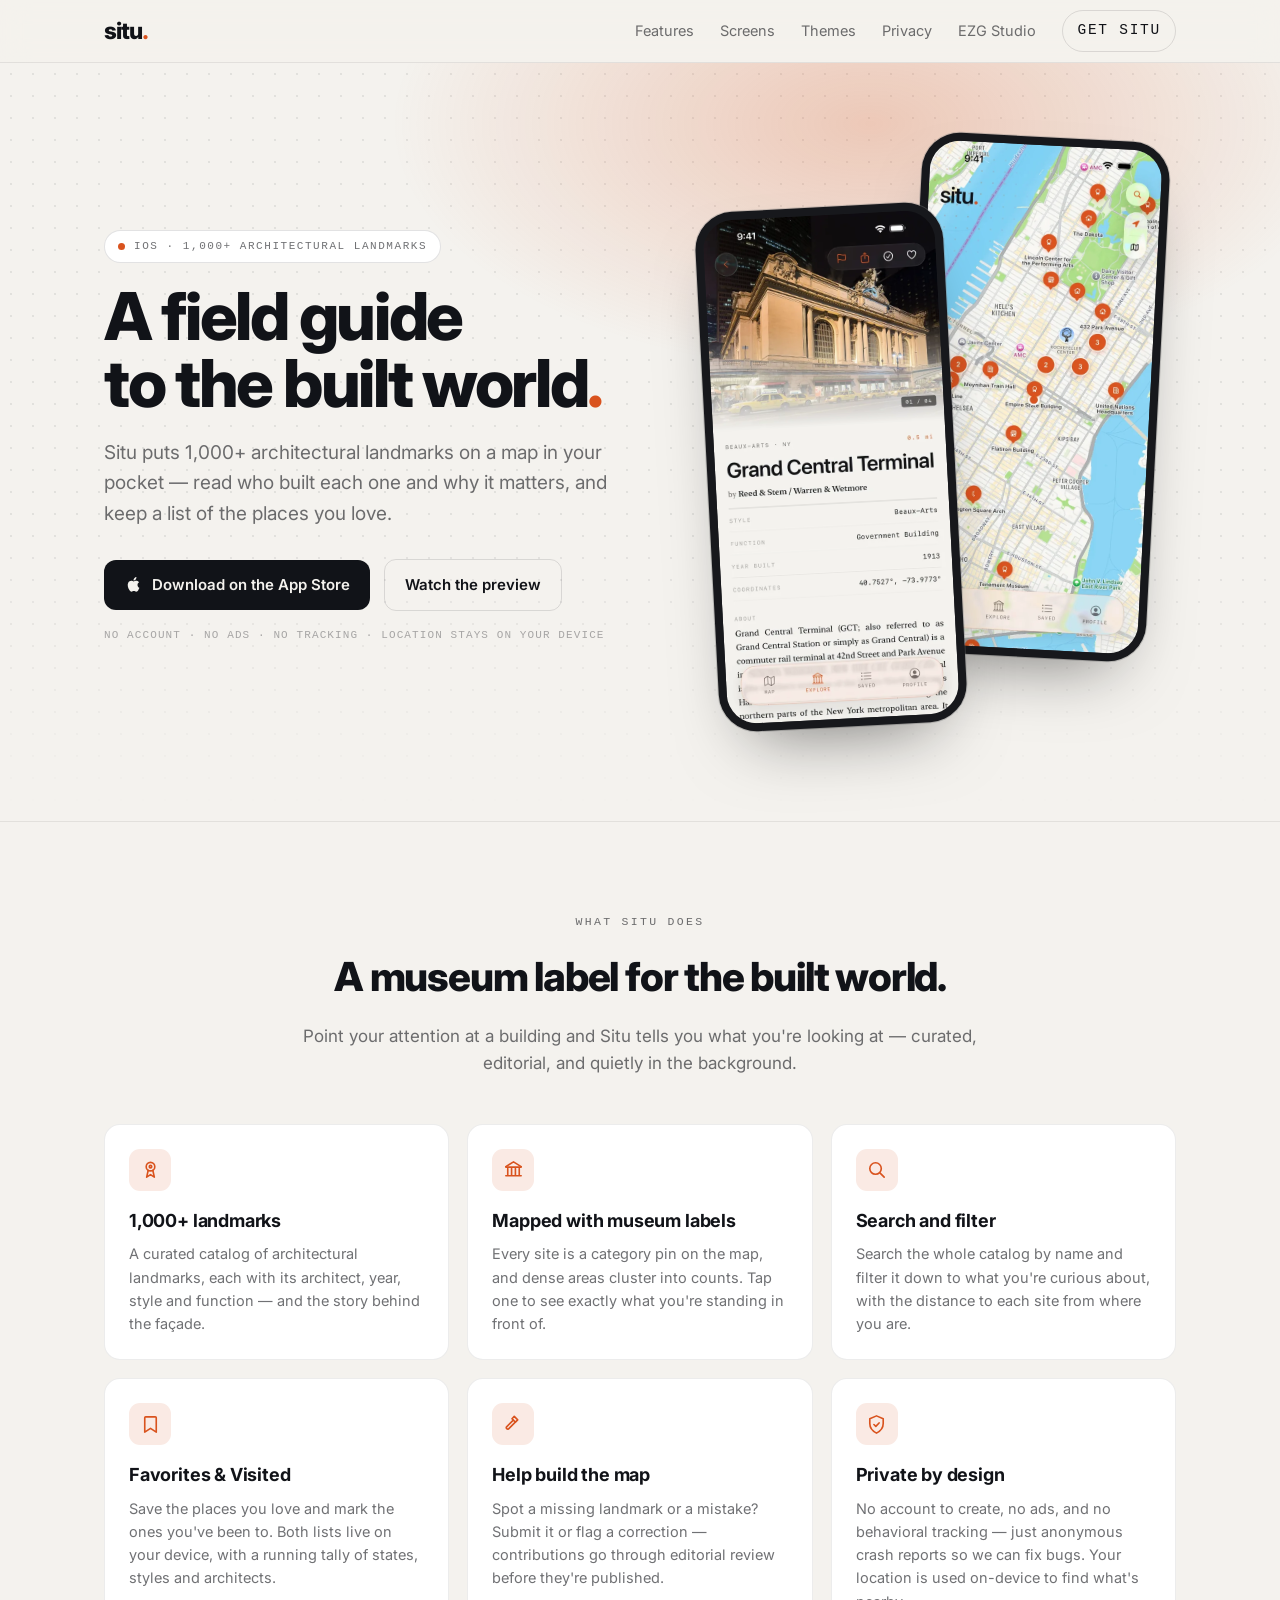
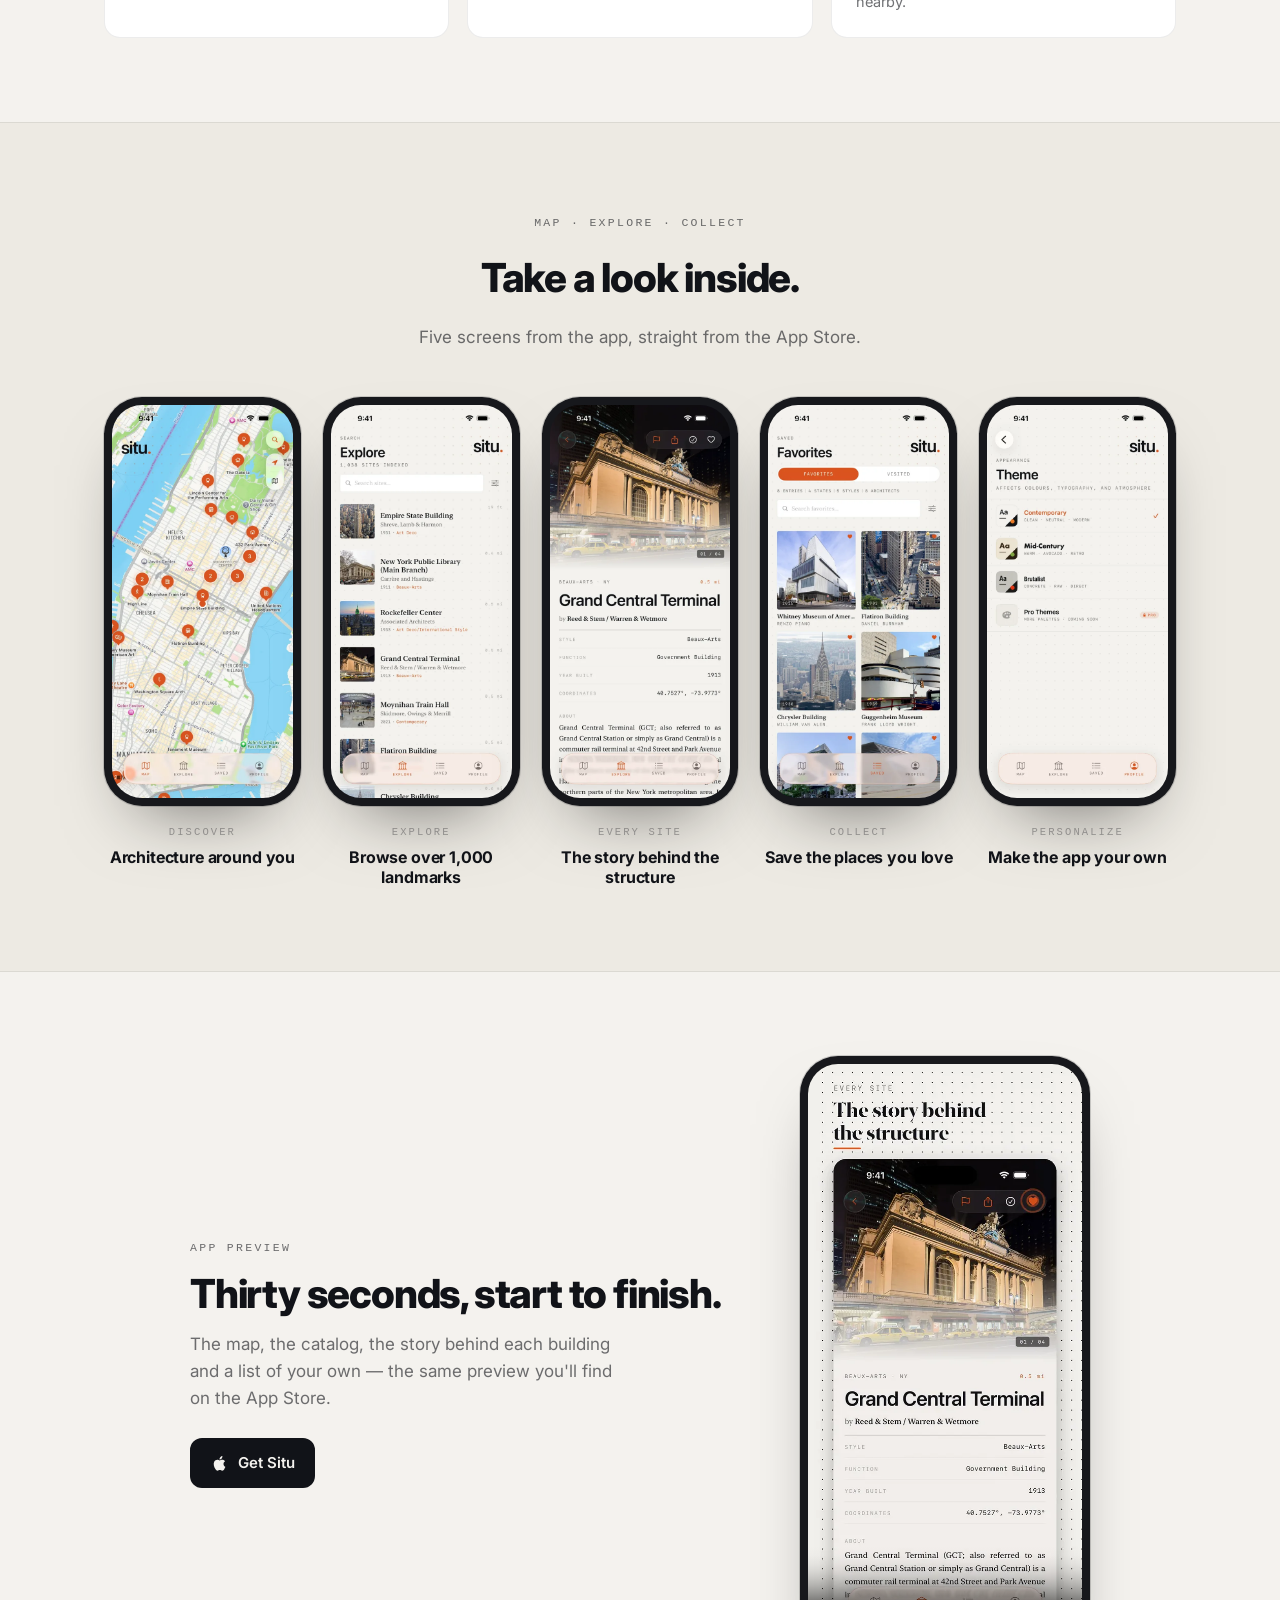
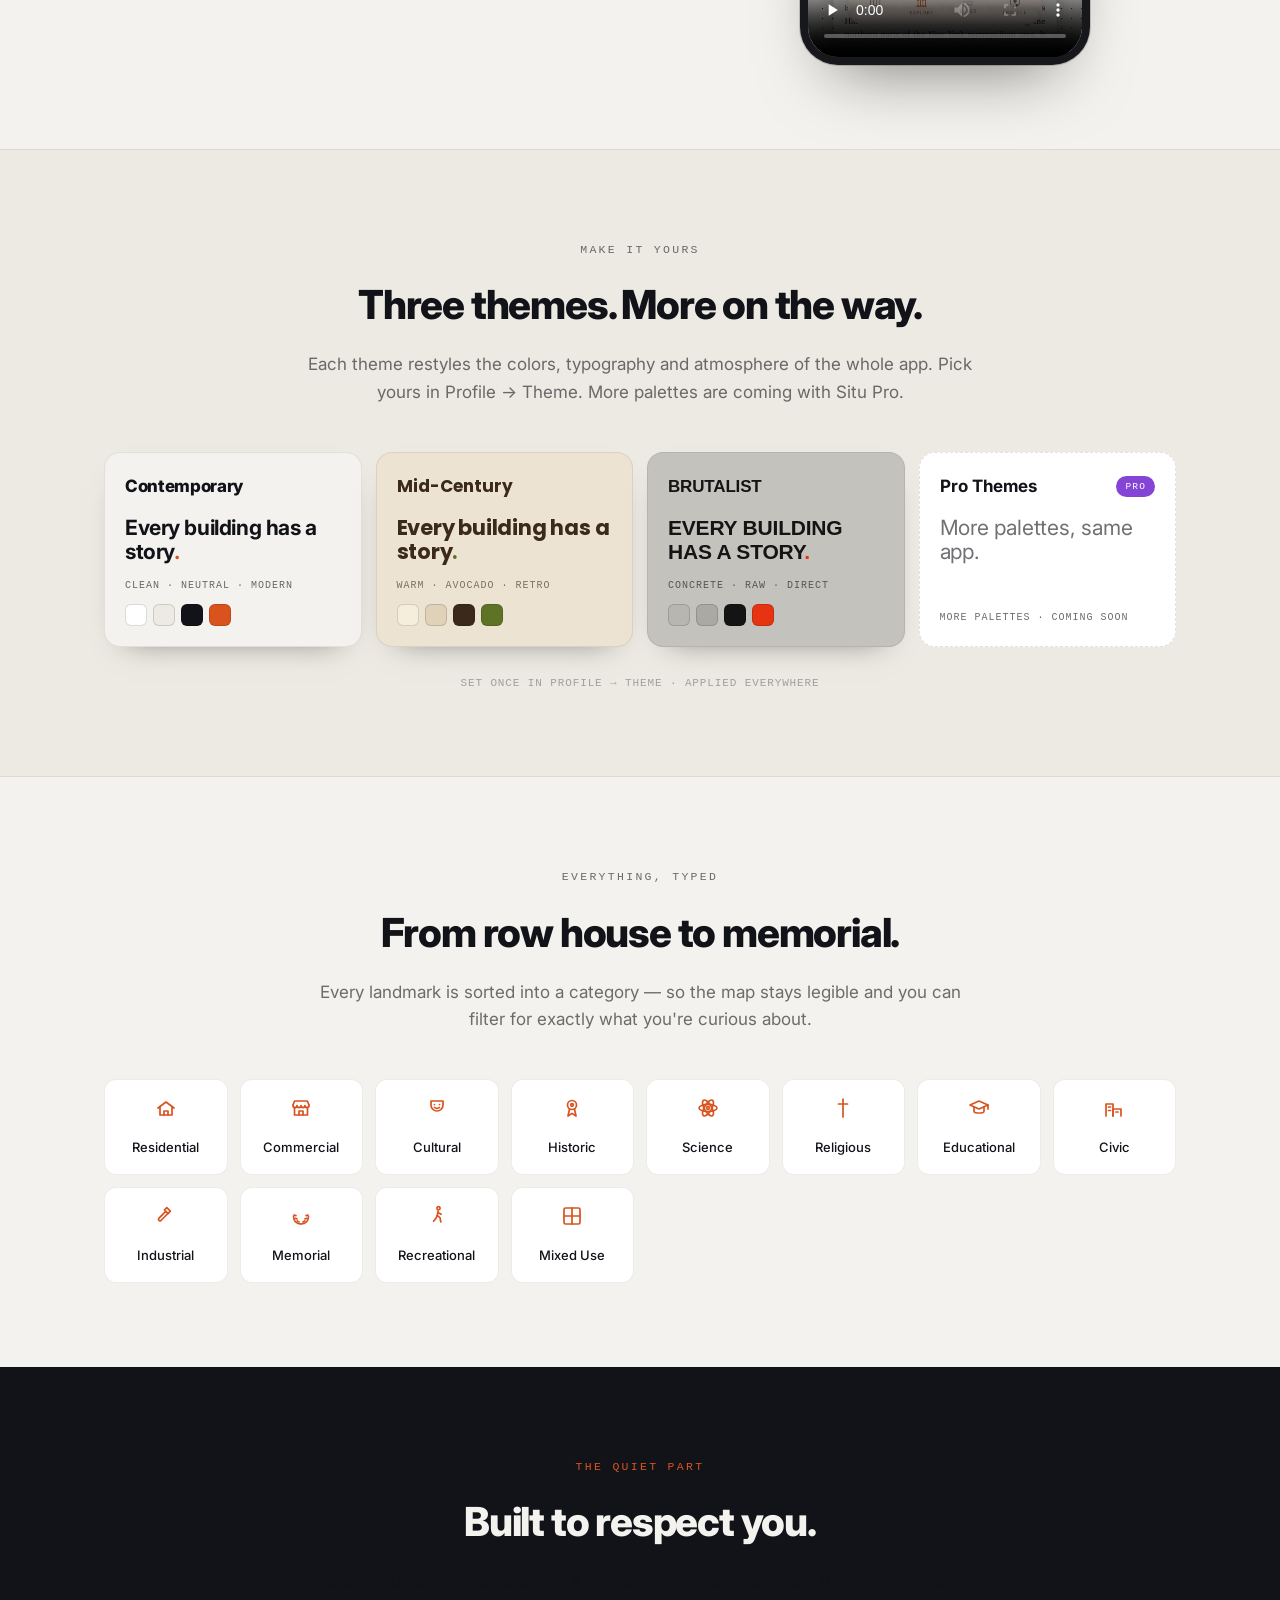
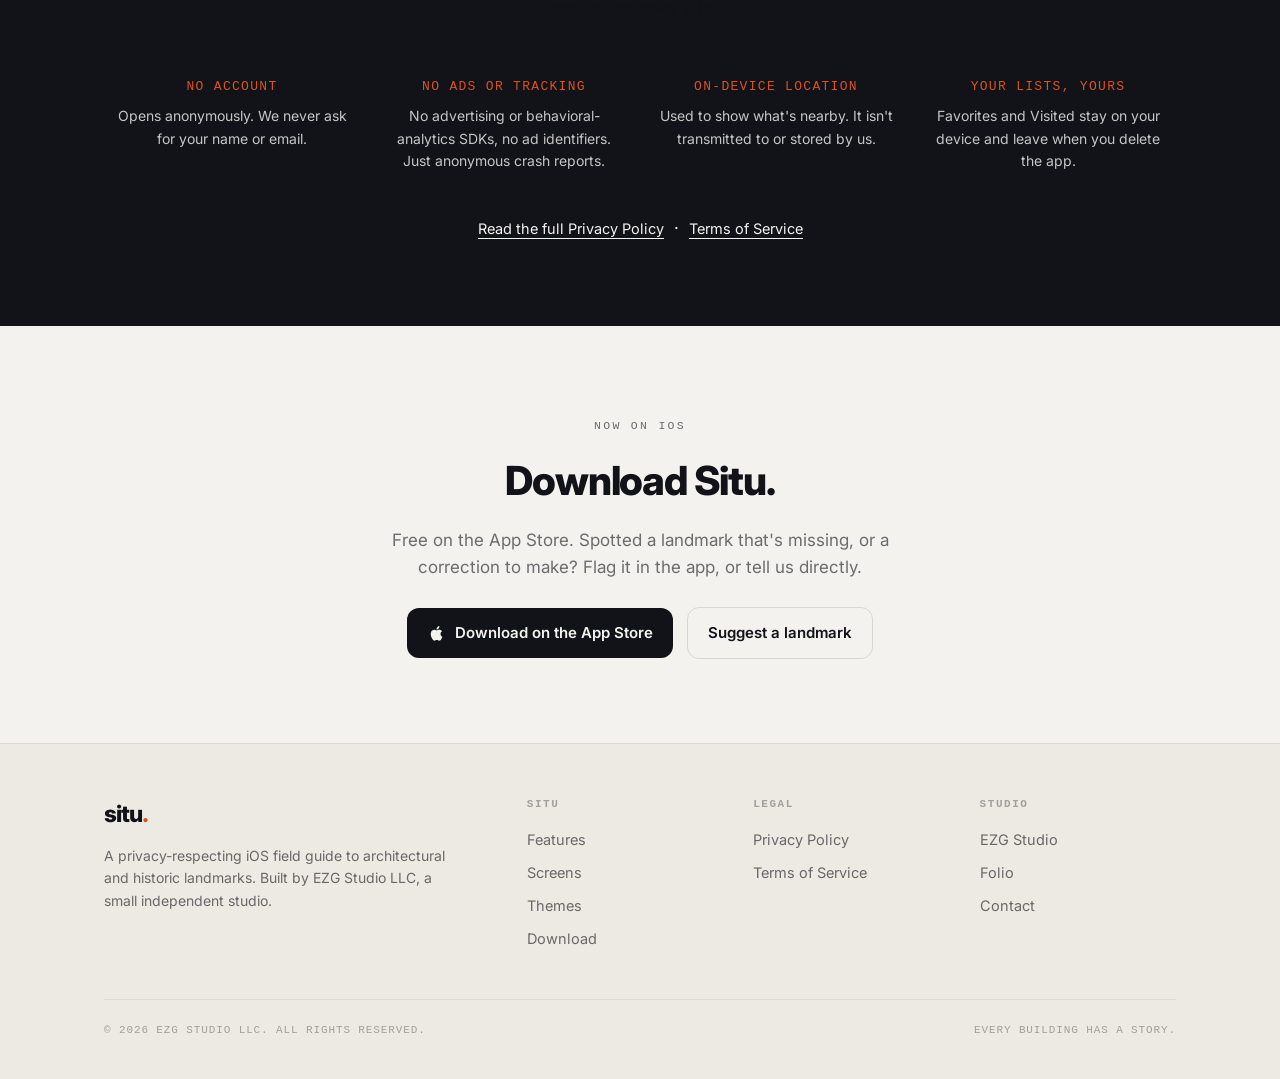
<file: situ/index.html>
<!DOCTYPE html>
<html lang="en">
<head>
<!-- Situ landing: live on the App Store -->
<meta charset="UTF-8">
<meta name="viewport" content="width=device-width, initial-scale=1.0">
<title>Situ — A field guide to the built world</title>
<meta name="description" content="Situ is an iOS field guide to 1,000+ architectural landmarks — browse them on a map, read the story behind each one, and save the places you love. No account. No ads.">
<meta property="og:title" content="Situ — A field guide to the built world">
<meta property="og:description" content="1,000+ architectural landmarks on a map in your pocket. Browse, read the story behind each one, and save the places you love.">
<meta property="og:type" content="website">
<meta property="og:url" content="https://ezgstudio.github.io/situ/">
<meta property="og:image" content="https://ezgstudio.github.io/situ/assets/og.jpg">
<meta property="og:image:width" content="1200">
<meta property="og:image:height" content="800">
<meta name="twitter:card" content="summary_large_image">
<meta name="twitter:image" content="https://ezgstudio.github.io/situ/assets/og.jpg">
<link rel="preconnect" href="https://fonts.googleapis.com">
<link rel="preconnect" href="https://fonts.gstatic.com" crossorigin>
<link href="https://fonts.googleapis.com/css2?family=Inter:wght@400;500;600;700;800&family=Poppins:wght@500;700&display=swap" rel="stylesheet">
<style>
:root{
  --bg:#F4F2EE; --surface:#FFFFFF; --surf2:#EDEAE3;
  --text:#111318; --mute:rgba(17,19,24,.60); --faint:rgba(17,19,24,.34);
  --line:rgba(17,19,24,.12); --hair:rgba(17,19,24,.08);
  --accent:#D9531E; --danger:#C0382A;
  --glass:rgba(244,242,238,.72);
  --sans:-apple-system,BlinkMacSystemFont,'Inter',system-ui,'Helvetica Neue',Arial,sans-serif;
  --mono:'SF Mono',ui-monospace,'JetBrains Mono','Courier New',monospace;
  --maxw:1120px;
}
@media (prefers-color-scheme:dark){
  :root{
    --bg:#111318; --surface:#16181E; --surf2:#1C1F26;
    --text:#F2F0EC; --mute:rgba(242,240,236,.62); --faint:rgba(242,240,236,.36);
    --line:rgba(242,240,236,.14); --hair:rgba(242,240,236,.08);
    --accent:#F07C20; --danger:#E55B45;
    --glass:rgba(17,19,24,.72);
  }
}
*{box-sizing:border-box;}
html{-webkit-text-size-adjust:100%; scroll-behavior:smooth;}
body{margin:0; background:var(--bg); color:var(--text);
  font-family:var(--sans); font-size:17px; line-height:1.6; -webkit-font-smoothing:antialiased;}
img{max-width:100%; height:auto; display:block;}
a{color:inherit; text-decoration:none;}
.wrap{max-width:var(--maxw); margin:0 auto; padding:0 24px;}
.mark{font-weight:800; letter-spacing:-.04em;}
.mark .dot{color:var(--accent);}
.eyebrow{font-family:var(--mono); font-size:11.5px; letter-spacing:.2em; text-transform:uppercase; color:var(--mute);}

/* ---------- Nav ---------- */
nav{position:sticky; top:0; z-index:60; background:var(--glass);
  backdrop-filter:saturate(180%) blur(14px); -webkit-backdrop-filter:saturate(180%) blur(14px);
  border-bottom:1px solid var(--hair);}
.nav-in{max-width:var(--maxw); margin:0 auto; padding:0 24px; height:62px;
  display:flex; align-items:center; justify-content:space-between;}
.nav-in .brand{font-size:23px;}
.nav-links{display:flex; align-items:center; gap:26px;}
.nav-links a{font-size:14.5px; color:var(--mute); transition:color .15s;}
.nav-links a:hover{color:var(--accent);}
.nav-cta{font-family:var(--mono); font-size:11.5px; letter-spacing:.12em; text-transform:uppercase;
  color:var(--text)!important; border:1px solid var(--line); padding:8px 14px; border-radius:999px;}
.nav-cta:hover{border-color:var(--accent); color:var(--accent)!important;}
@media(max-width:720px){ .nav-links a.hide-sm{display:none;} }

/* ---------- Hero ---------- */
.hero{position:relative; overflow:hidden; border-bottom:1px solid var(--hair);}
.halo{position:absolute; inset:0; z-index:0; pointer-events:none;
  background-image:
    radial-gradient(52% 46% at 68% 8%, color-mix(in srgb,var(--accent) 26%, transparent), transparent 72%),
    radial-gradient(circle at center, color-mix(in srgb,var(--text) 8%, transparent) 1.3px, transparent 1.5px);
  background-size:auto, 22px 22px;
  -webkit-mask-image:linear-gradient(to bottom, #000 62%, transparent);
  mask-image:linear-gradient(to bottom, #000 62%, transparent);}
.hero-in{position:relative; z-index:1; display:grid; grid-template-columns:1.05fr .95fr; gap:48px;
  align-items:center; padding:74px 0 84px;}
.badge{display:inline-flex; align-items:center; gap:9px; font-family:var(--mono);
  font-size:11px; letter-spacing:.14em; text-transform:uppercase; color:var(--mute);
  background:var(--surface); border:1px solid var(--line); padding:7px 13px; border-radius:999px;}
.badge .d{width:7px; height:7px; border-radius:50%; background:var(--accent);}
h1{font-size:clamp(40px,6.4vw,66px); font-weight:800; letter-spacing:-.035em; line-height:1.02;
  margin:20px 0 0;}
h1 .dot{color:var(--accent);}
.lede{font-size:clamp(17px,2.1vw,19px); color:var(--mute); max-width:30em; margin:20px 0 0;}
.cta{display:flex; align-items:center; gap:14px; flex-wrap:wrap; margin-top:30px;}
.btn{display:inline-flex; align-items:center; gap:9px; font-weight:600; font-size:15px;
  padding:13px 20px; border-radius:12px; transition:.15s;}
.btn-primary{background:var(--text); color:var(--bg);}
.btn-primary:hover{background:var(--accent); color:#fff;}
.btn-ghost{border:1px solid var(--line); color:var(--text);}
.btn-ghost:hover{border-color:var(--accent); color:var(--accent);}
.hero-note{font-family:var(--mono); font-size:11px; letter-spacing:.1em; text-transform:uppercase;
  color:var(--faint); margin-top:16px;}

/* ---------- Phones (real screenshots) ---------- */
.phones{position:relative; width:100%; max-width:470px; height:600px; margin:0 auto;}
.phone{border-radius:38px; padding:8px; background:#17181c;
  box-shadow:0 34px 70px -34px rgba(0,0,0,.55), 0 0 0 1px rgba(127,127,127,.35);}
.phone img,.phone video{display:block; width:100%; height:auto; border-radius:30px; background:var(--surf2);}
.phones .phone{position:absolute; width:248px;}
.phones .phone.front{left:2%; top:70px; transform:rotate(-3deg); z-index:2;}
.phones .phone.back{right:2%; top:0; transform:rotate(3deg);}
.btn svg{width:19px; height:19px; fill:currentColor; flex:none;}

/* gallery */
.band{background:var(--surf2); border-top:1px solid var(--hair); border-bottom:1px solid var(--hair);}
.shots{display:grid; grid-template-columns:repeat(5,1fr); gap:22px; align-items:start;}
.shot{margin:0;}
.shot .phone{width:100%;}
.shot figcaption{margin-top:18px; text-align:center;}
.shot .k{font-family:var(--mono); font-size:10.5px; letter-spacing:.2em; text-transform:uppercase; color:var(--faint);}
.shot .t{font-size:16px; font-weight:700; letter-spacing:-.01em; line-height:1.25; margin-top:6px;}

/* preview video */
.preview-in{display:grid; grid-template-columns:1fr auto; align-items:center; gap:64px; max-width:900px; margin:0 auto;}
.preview-in h2{font-size:clamp(28px,4vw,40px); font-weight:800; letter-spacing:-.03em; margin:12px 0 0; line-height:1.08;}
.preview-in p{color:var(--mute); margin:16px 0 0; max-width:26em;}
.preview-in .phone{width:290px;}
.preview-in video{aspect-ratio:540/1170; background:#000;}

/* ---------- Sections ---------- */
section{padding:84px 0;}
.sec-head{max-width:40em; margin:0 auto 46px; text-align:center;}
.sec-head h2{font-size:clamp(28px,4vw,40px); font-weight:800; letter-spacing:-.03em; margin:12px 0 0;}
.sec-head p{color:var(--mute); margin:14px 0 0;}

.feat-grid{display:grid; grid-template-columns:repeat(3,1fr); gap:18px;}
.feat{background:var(--surface); border:1px solid var(--hair); border-radius:16px; padding:24px;}
.feat .ic{width:42px; height:42px; border-radius:11px; display:grid; place-items:center;
  background:color-mix(in srgb,var(--accent) 12%, var(--surface)); color:var(--accent); margin-bottom:16px;}
.feat .ic svg{width:23px; height:23px;}
.feat h3{font-size:18px; font-weight:700; letter-spacing:-.01em; margin:0 0 7px;}
.feat p{font-size:14.5px; color:var(--mute); margin:0;}

/* ---------- Themes ---------- */
.themes{background:var(--surf2); border-top:1px solid var(--hair); border-bottom:1px solid var(--hair);}
.theme-grid{display:grid; grid-template-columns:repeat(4,1fr); gap:14px;}
.theme{border-radius:16px; padding:20px; border:1px solid rgba(0,0,0,.08);
  box-shadow:0 14px 30px -22px rgba(0,0,0,.55); min-height:172px; display:flex; flex-direction:column;}
.theme-top{display:flex; align-items:center; justify-content:space-between; gap:10px; margin-bottom:4px;}
.theme-nm{font-size:17px; font-weight:700;}
.tier{font-family:var(--mono); font-size:9.5px; letter-spacing:.12em; text-transform:uppercase;
  padding:3px 9px; border-radius:999px; white-space:nowrap;}
.tier.pro{background:#8445d6; color:#fff;}
.theme-spec{font-size:21px; line-height:1.14; margin:12px 0 auto; letter-spacing:-.01em;}
.theme-vibe{font-family:var(--mono); font-size:10px; letter-spacing:.1em; text-transform:uppercase;
  opacity:.62; margin-top:14px;}
.theme-sw{display:flex; gap:6px; margin-top:10px;}
.theme-sw span{width:22px; height:22px; border-radius:6px; border:1px solid rgba(0,0,0,.14);}
.theme.soon{background:var(--surface); border:1px dashed var(--line); color:var(--text); box-shadow:none;}
.themes .note{text-align:center; font-family:var(--mono); font-size:11px; letter-spacing:.08em;
  text-transform:uppercase; color:var(--faint); margin:28px 0 0;}

/* ---------- Categories ---------- */
.cat-grid{display:grid; grid-template-columns:repeat(auto-fit,minmax(118px,1fr)); gap:12px;}
.cat{background:var(--surface); border:1px solid var(--hair); border-radius:12px;
  padding:16px 12px; text-align:center;}
.cat svg{width:24px; height:24px; color:var(--accent); margin:0 auto 9px;}
.cat .l{font-size:13px; font-weight:500;}

/* ---------- Privacy band ---------- */
.privacy{background:var(--text); color:var(--bg);}
@media (prefers-color-scheme:dark){ .privacy{background:var(--surf2); color:var(--text);} }
.privacy .sec-head h2{color:inherit;}
.priv-grid{display:grid; grid-template-columns:repeat(4,1fr); gap:16px; margin-top:8px;}
.priv{ text-align:center; padding:8px;}
.priv .big{font-family:var(--mono); font-size:13px; letter-spacing:.1em; text-transform:uppercase;
  color:var(--accent); margin-bottom:8px;}
.priv p{font-size:14px; opacity:.8; margin:0;}
.priv-foot{text-align:center; margin-top:34px;}
.priv-foot a{border-bottom:1px solid currentColor; padding-bottom:1px; font-size:14.5px;}
.priv-foot a:hover{color:var(--accent);}

/* ---------- Footer ---------- */
footer{background:var(--surf2); border-top:1px solid var(--hair); padding:52px 0 40px; margin-top:0;}
.foot-grid{display:grid; grid-template-columns:2fr 1fr 1fr 1fr; gap:30px;}
.foot-brand .brand{font-size:23px;}
.foot-brand p{font-size:14px; color:var(--mute); max-width:25em; margin:12px 0 0;}
.foot-col h4{font-family:var(--mono); font-size:11px; letter-spacing:.14em; text-transform:uppercase;
  color:var(--faint); margin:0 0 14px;}
.foot-col a{display:block; font-size:14.5px; color:var(--mute); margin-bottom:10px;}
.foot-col a:hover{color:var(--accent);}
.foot-bottom{display:flex; justify-content:space-between; gap:14px; flex-wrap:wrap;
  margin-top:38px; padding-top:22px; border-top:1px solid var(--hair);
  font-family:var(--mono); font-size:11px; letter-spacing:.08em; text-transform:uppercase; color:var(--faint);}

@media(max-width:1000px){
  .shots{display:flex; overflow-x:auto; scroll-snap-type:x mandatory; gap:18px; margin:0 -24px; padding:4px 24px 22px; -webkit-overflow-scrolling:touch;}
  .shot{flex:0 0 min(62vw,236px); scroll-snap-align:center;}
}
@media(max-width:900px){
  .feat-grid{grid-template-columns:repeat(2,1fr);}
  .theme-grid{grid-template-columns:repeat(2,1fr);}
  .priv-grid{grid-template-columns:repeat(2,1fr);}
  .foot-grid{grid-template-columns:1fr 1fr;} .foot-brand{grid-column:1/-1;}
}
@media(max-width:760px){
  .hero-in{grid-template-columns:1fr; gap:36px; padding:54px 0 64px;}
  .phones{order:2;}
  .preview-in{grid-template-columns:1fr; gap:36px; text-align:center; justify-items:center;}
  .preview-in p{margin-left:auto; margin-right:auto;}
}
@media(max-width:520px){
  .feat-grid{grid-template-columns:1fr;}
  .theme-grid{grid-template-columns:1fr;}
  .phones{height:560px;}
  .phones .phone{width:226px;}
}
</style>
</head>
<body>

<nav>
  <div class="nav-in">
    <a class="brand mark" href="/situ/">situ<span class="dot">.</span></a>
    <div class="nav-links">
      <a href="#features" class="hide-sm">Features</a>
      <a href="#screens" class="hide-sm">Screens</a>
      <a href="#themes" class="hide-sm">Themes</a>
      <a href="#privacy" class="hide-sm">Privacy</a>
      <a href="/" class="hide-sm">EZG Studio</a>
      <a class="nav-cta" href="https://apps.apple.com/us/app/situ-architecture-map/id6829291538" target="_blank" rel="noopener">Get Situ</a>
    </div>
  </div>
</nav>

<header class="hero">
  <div class="halo"></div>
  <div class="wrap">
    <div class="hero-in">
      <div class="hero-copy">
        <span class="badge"><span class="d"></span>iOS · 1,000+ architectural landmarks</span>
        <h1>A field guide<br>to the built world<span class="dot">.</span></h1>
        <p class="lede">Situ puts 1,000+ architectural landmarks on a map in your pocket — read who built each one and why it matters, and keep a list of the places you love.</p>
        <div class="cta">
          <a class="btn btn-primary" href="https://apps.apple.com/us/app/situ-architecture-map/id6829291538" target="_blank" rel="noopener" aria-label="Download Situ on the App Store"><svg viewBox="0 0 24 24" aria-hidden="true"><path d="M17.05 12.54c-.02-2.3 1.88-3.4 1.96-3.46-1.07-1.56-2.73-1.78-3.32-1.8-1.41-.14-2.76.83-3.48.83-.72 0-1.82-.81-3-.79-1.54.02-2.96.9-3.75 2.28-1.6 2.78-.41 6.89 1.15 9.14.76 1.1 1.67 2.34 2.86 2.3 1.15-.05 1.58-.74 2.97-.74 1.38 0 1.77.74 2.98.72 1.23-.02 2.01-1.12 2.76-2.23.87-1.28 1.23-2.52 1.25-2.58-.03-.01-2.4-.92-2.42-3.64zM14.77 5.6c.64-.78 1.07-1.85.95-2.93-.92.04-2.03.61-2.69 1.38-.59.69-1.11 1.79-.97 2.84 1.02.08 2.07-.52 2.71-1.29z"/></svg>Download on the App Store</a>
          <a class="btn btn-ghost" href="#preview">Watch the preview</a>
        </div>
        <div class="hero-note">No account · No ads · No tracking · Location stays on your device</div>
      </div>

      <div class="phones">
        <div class="phone back"><img src="assets/shot-map.webp" alt="Situ's map of Manhattan with category pins and landmark clusters" width="560" height="1216" loading="eager"></div>
        <div class="phone front"><img src="assets/shot-detail.webp" alt="Situ's detail page for Grand Central Terminal: architect, style, year built and history" width="560" height="1216" loading="eager"></div>
      </div>
    </div>
  </div>
</header>

<section id="features">
  <div class="wrap">
    <div class="sec-head">
      <span class="eyebrow">What Situ does</span>
      <h2>A museum label for the built world.</h2>
      <p>Point your attention at a building and Situ tells you what you're looking at — curated, editorial, and quietly in the background.</p>
    </div>
    <div class="feat-grid">
      <div class="feat">
        <div class="ic"><svg viewBox="0 0 24 24" fill="none" stroke="currentColor" stroke-width="1.7" stroke-linecap="round" stroke-linejoin="round"><circle cx="12" cy="9" r="4.5"/><circle cx="12" cy="9" r="1.3"/><path d="M9.6 12.8L8 20l4-2.6 4 2.6-1.6-7.2"/></svg></div>
        <h3>1,000+ landmarks</h3>
        <p>A curated catalog of architectural landmarks, each with its architect, year, style and function — and the story behind the façade.</p>
      </div>
      <div class="feat">
        <div class="ic"><svg viewBox="0 0 24 24" fill="none" stroke="currentColor" stroke-width="1.7" stroke-linecap="round" stroke-linejoin="round"><path d="M4 9l8-5 8 5"/><path d="M4 9.5h16"/><path d="M6 11v7M10 11v7M14 11v7M18 11v7"/><path d="M4 18.5h16"/></svg></div>
        <h3>Mapped with museum labels</h3>
        <p>Every site is a category pin on the map, and dense areas cluster into counts. Tap one to see exactly what you're standing in front of.</p>
      </div>
      <div class="feat">
        <div class="ic"><svg viewBox="0 0 24 24" fill="none" stroke="currentColor" stroke-width="1.7" stroke-linecap="round" stroke-linejoin="round"><circle cx="11" cy="11" r="6"/><path d="M20 20l-4.2-4.2"/></svg></div>
        <h3>Search and filter</h3>
        <p>Search the whole catalog by name and filter it down to what you're curious about, with the distance to each site from where you are.</p>
      </div>
      <div class="feat">
        <div class="ic"><svg viewBox="0 0 24 24" fill="none" stroke="currentColor" stroke-width="1.7" stroke-linecap="round" stroke-linejoin="round"><path d="M7 4h10a1 1 0 0 1 1 1v15l-6-4-6 4V5a1 1 0 0 1 1-1z"/></svg></div>
        <h3>Favorites &amp; Visited</h3>
        <p>Save the places you love and mark the ones you've been to. Both lists live on your device, with a running tally of states, styles and architects.</p>
      </div>
      <div class="feat">
        <div class="ic"><svg viewBox="0 0 24 24" fill="none" stroke="currentColor" stroke-width="1.7" stroke-linecap="round" stroke-linejoin="round"><path d="M12.8 3.6l3.6 3.6-2.4 2.4-3.6-3.6z"/><path d="M11.8 7.4L4.8 14.4a1.5 1.5 0 0 0 2.1 2.1l7-7"/></svg></div>
        <h3>Help build the map</h3>
        <p>Spot a missing landmark or a mistake? Submit it or flag a correction — contributions go through editorial review before they're published.</p>
      </div>
      <div class="feat">
        <div class="ic"><svg viewBox="0 0 24 24" fill="none" stroke="currentColor" stroke-width="1.7" stroke-linecap="round" stroke-linejoin="round"><path d="M12 3l7 3v5c0 4.5-3 8-7 10-4-2-7-5.5-7-10V6z"/><path d="M9.3 12l2 2 3.4-3.6"/></svg></div>
        <h3>Private by design</h3>
        <p>No account to create, no ads, and no behavioral tracking — just anonymous crash reports so we can fix bugs. Your location is used on-device to find what's nearby.</p>
      </div>
    </div>
  </div>
</section>

<section id="screens" class="band">
  <div class="wrap">
    <div class="sec-head">
      <span class="eyebrow">Map · Explore · Collect</span>
      <h2>Take a look inside.</h2>
      <p>Five screens from the app, straight from the App Store.</p>
    </div>
    <div class="shots">
      <figure class="shot">
        <div class="phone"><img src="assets/shot-map.webp" alt="The Situ map with landmark pins across Manhattan" width="560" height="1216" loading="lazy"></div>
        <figcaption><div class="k">Discover</div><div class="t">Architecture around you</div></figcaption>
      </figure>
      <figure class="shot">
        <div class="phone"><img src="assets/shot-explore.webp" alt="The Explore list: landmarks with architect, year, style and distance" width="560" height="1216" loading="lazy"></div>
        <figcaption><div class="k">Explore</div><div class="t">Browse over 1,000 landmarks</div></figcaption>
      </figure>
      <figure class="shot">
        <div class="phone"><img src="assets/shot-detail.webp" alt="Grand Central Terminal's detail page with photo gallery and history" width="560" height="1216" loading="lazy"></div>
        <figcaption><div class="k">Every site</div><div class="t">The story behind the structure</div></figcaption>
      </figure>
      <figure class="shot">
        <div class="phone"><img src="assets/shot-saved.webp" alt="The Saved tab showing Favorites as a photo grid with a running tally" width="560" height="1216" loading="lazy"></div>
        <figcaption><div class="k">Collect</div><div class="t">Save the places you love</div></figcaption>
      </figure>
      <figure class="shot">
        <div class="phone"><img src="assets/shot-theme.webp" alt="The Theme screen: Contemporary, Mid-Century and Brutalist, with Pro themes coming soon" width="560" height="1216" loading="lazy"></div>
        <figcaption><div class="k">Personalize</div><div class="t">Make the app your own</div></figcaption>
      </figure>
    </div>
  </div>
</section>

<section id="preview">
  <div class="wrap">
    <div class="preview-in">
      <div>
        <span class="eyebrow">App preview</span>
        <h2>Thirty seconds, start to finish.</h2>
        <p>The map, the catalog, the story behind each building and a list of your own — the same preview you'll find on the App Store.</p>
        <div class="cta" style="margin-top:26px;">
          <a class="btn btn-primary" href="https://apps.apple.com/us/app/situ-architecture-map/id6829291538" target="_blank" rel="noopener"><svg viewBox="0 0 24 24" aria-hidden="true"><path d="M17.05 12.54c-.02-2.3 1.88-3.4 1.96-3.46-1.07-1.56-2.73-1.78-3.32-1.8-1.41-.14-2.76.83-3.48.83-.72 0-1.82-.81-3-.79-1.54.02-2.96.9-3.75 2.28-1.6 2.78-.41 6.89 1.15 9.14.76 1.1 1.67 2.34 2.86 2.3 1.15-.05 1.58-.74 2.97-.74 1.38 0 1.77.74 2.98.72 1.23-.02 2.01-1.12 2.76-2.23.87-1.28 1.23-2.52 1.25-2.58-.03-.01-2.4-.92-2.42-3.64zM14.77 5.6c.64-.78 1.07-1.85.95-2.93-.92.04-2.03.61-2.69 1.38-.59.69-1.11 1.79-.97 2.84 1.02.08 2.07-.52 2.71-1.29z"/></svg>Get Situ</a>
        </div>
      </div>
      <div class="phone"><video controls playsinline preload="none" poster="assets/preview-poster.webp" width="540" height="1170" aria-label="Situ app preview, 30 seconds"><source src="assets/preview.mp4" type="video/mp4"></video></div>
    </div>
  </div>
</section>

<section id="themes" class="themes">
  <div class="wrap">
    <div class="sec-head">
      <span class="eyebrow">Make it yours</span>
      <h2>Three themes. More on the way.</h2>
      <p>Each theme restyles the colors, typography and atmosphere of the whole app. Pick yours in Profile → Theme. More palettes are coming with Situ Pro.</p>
    </div>
    <div class="theme-grid">

      <div class="theme" style="background:#F4F2EE; color:#111318;">
        <div class="theme-top"><span class="theme-nm" style="font-family:var(--sans); font-weight:800; letter-spacing:-.02em;">Contemporary</span></div>
        <div class="theme-spec" style="font-family:var(--sans); font-weight:700; letter-spacing:-.02em; color:#111318;">Every building has a story<span style="color:#D9531E;">.</span></div>
        <div class="theme-vibe" style="color:#111318;">Clean · Neutral · Modern</div>
        <div class="theme-sw"><span style="background:#FFFFFF;"></span><span style="background:#EDEAE3;"></span><span style="background:#111318;"></span><span style="background:#D9531E;"></span></div>
      </div>

      <div class="theme" style="background:#EDE3D2; color:#3B2A1A;">
        <div class="theme-top"><span class="theme-nm" style="font-family:'Poppins','Futura',sans-serif; font-weight:700;">Mid-Century</span></div>
        <div class="theme-spec" style="font-family:'Poppins','Futura',sans-serif; font-weight:700; color:#3B2A1A;">Every building has a story<span style="color:#5E7326;">.</span></div>
        <div class="theme-vibe" style="color:#3B2A1A;">Warm · Avocado · Retro</div>
        <div class="theme-sw"><span style="background:#F6EEDD;"></span><span style="background:#E0D2B8;"></span><span style="background:#3B2A1A;"></span><span style="background:#5E7326;"></span></div>
      </div>

      <div class="theme" style="background:#C4C2BD; color:#141414;">
        <div class="theme-top"><span class="theme-nm" style="font-family:'Helvetica Neue',Arial,sans-serif; font-weight:700; text-transform:uppercase; letter-spacing:-.01em;">Brutalist</span></div>
        <div class="theme-spec" style="font-family:'Helvetica Neue',Arial,sans-serif; font-weight:700; text-transform:uppercase; color:#141414;">Every building has a story<span style="color:#E63312;">.</span></div>
        <div class="theme-vibe" style="color:#141414;">Concrete · Raw · Direct</div>
        <div class="theme-sw"><span style="background:#B8B6B0;"></span><span style="background:#ABA9A3;"></span><span style="background:#141414;"></span><span style="background:#E63312;"></span></div>
      </div>

      <div class="theme soon">
        <div class="theme-top"><span class="theme-nm">Pro Themes</span><span class="tier pro">Pro</span></div>
        <div class="theme-spec" style="color:var(--mute);">More palettes, same app.</div>
        <div class="theme-vibe">More palettes · Coming soon</div>
      </div>

    </div>
    <p class="note">Set once in Profile → Theme · Applied everywhere</p>
  </div>
</section>

<section id="categories">
  <div class="wrap">
    <div class="sec-head">
      <span class="eyebrow">Everything, typed</span>
      <h2>From row house to memorial.</h2>
      <p>Every landmark is sorted into a category — so the map stays legible and you can filter for exactly what you're curious about.</p>
    </div>
    <div class="cat-grid">
      <div class="cat"><svg viewBox="0 0 24 24" fill="none" stroke="currentColor" stroke-width="1.7" stroke-linecap="round" stroke-linejoin="round"><path d="M4 12l8-6 8 6"/><path d="M6 11v8h12v-8"/><path d="M10 19v-4h4v4"/></svg><div class="l">Residential</div></div>
      <div class="cat"><svg viewBox="0 0 24 24" fill="none" stroke="currentColor" stroke-width="1.7" stroke-linecap="round" stroke-linejoin="round"><path d="M4 9l1.6-4h12.8L20 9"/><path d="M4 9v.6a2 2 0 0 0 4 0 2 2 0 0 0 4 0 2 2 0 0 0 4 0 2 2 0 0 0 4 0V9"/><path d="M5.5 12v7h13v-7"/><path d="M10 19v-4h4v4"/></svg><div class="l">Commercial</div></div>
      <div class="cat"><svg viewBox="0 0 24 24" fill="none" stroke="currentColor" stroke-width="1.7" stroke-linecap="round" stroke-linejoin="round"><path d="M6 5h12v4a6 6 0 0 1-12 0z"/><path d="M9.5 8.5h.01M14.5 8.5h.01"/><path d="M9.5 11.5a3 2 0 0 0 5 0"/></svg><div class="l">Cultural</div></div>
      <div class="cat"><svg viewBox="0 0 24 24" fill="none" stroke="currentColor" stroke-width="1.7" stroke-linecap="round" stroke-linejoin="round"><circle cx="12" cy="9" r="4.5"/><circle cx="12" cy="9" r="1.3"/><path d="M9.6 12.8L8 20l4-2.6 4 2.6-1.6-7.2"/></svg><div class="l">Historic</div></div>
      <div class="cat"><svg viewBox="0 0 24 24" fill="none" stroke="currentColor" stroke-width="1.7" stroke-linecap="round" stroke-linejoin="round"><circle cx="12" cy="12" r="1.4"/><ellipse cx="12" cy="12" rx="9" ry="3.6"/><ellipse cx="12" cy="12" rx="9" ry="3.6" transform="rotate(60 12 12)"/><ellipse cx="12" cy="12" rx="9" ry="3.6" transform="rotate(120 12 12)"/></svg><div class="l">Science</div></div>
      <div class="cat"><svg viewBox="0 0 24 24" fill="none" stroke="currentColor" stroke-width="1.7" stroke-linecap="round" stroke-linejoin="round"><path d="M12 3v18"/><path d="M7.5 8h9"/></svg><div class="l">Religious</div></div>
      <div class="cat"><svg viewBox="0 0 24 24" fill="none" stroke="currentColor" stroke-width="1.7" stroke-linecap="round" stroke-linejoin="round"><path d="M12 5L3 9l9 4 9-4z"/><path d="M7 11v4.2c0 1.1 2.2 1.8 5 1.8s5-.7 5-1.8V11"/><path d="M21 9v4"/></svg><div class="l">Educational</div></div>
      <div class="cat"><svg viewBox="0 0 24 24" fill="none" stroke="currentColor" stroke-width="1.7" stroke-linecap="round" stroke-linejoin="round"><path d="M4 20V8h7v12"/><path d="M11 20v-7h8v7"/><path d="M6.5 11h2M6.5 14.5h2M14 16h2"/></svg><div class="l">Civic</div></div>
      <div class="cat"><svg viewBox="0 0 24 24" fill="none" stroke="currentColor" stroke-width="1.7" stroke-linecap="round" stroke-linejoin="round"><path d="M12.8 3.6l3.6 3.6-2.4 2.4-3.6-3.6z"/><path d="M11.8 7.4L4.8 14.4a1.5 1.5 0 0 0 2.1 2.1l7-7"/></svg><div class="l">Industrial</div></div>
      <div class="cat"><svg viewBox="0 0 24 24" fill="none" stroke="currentColor" stroke-width="1.7" stroke-linecap="round" stroke-linejoin="round"><path d="M12 20c-4.5 0-7.5-3.2-7.5-8"/><path d="M12 20c4.5 0 7.5-3.2 7.5-8"/><path d="M5 11l2 .6M6 14.3l2 .6M8.2 17l1.8 1M19 11l-2 .6M18 14.3l-2 .6M15.8 17l-1.8 1"/></svg><div class="l">Memorial</div></div>
      <div class="cat"><svg viewBox="0 0 24 24" fill="none" stroke="currentColor" stroke-width="1.7" stroke-linecap="round" stroke-linejoin="round"><circle cx="13.5" cy="4.2" r="1.6"/><path d="M13 7l-.7 4.6"/><path d="M12.3 11.6l2.7 2 .8 4.4"/><path d="M12.3 11.6l-1.6 3-2.2 2.6"/><path d="M13 8.6l3.2 1.6"/></svg><div class="l">Recreational</div></div>
      <div class="cat"><svg viewBox="0 0 24 24" fill="none" stroke="currentColor" stroke-width="1.7" stroke-linecap="round" stroke-linejoin="round"><rect x="4" y="4" width="16" height="16" rx="1.5"/><path d="M12 4v16M4 12h16"/></svg><div class="l">Mixed Use</div></div>
    </div>
  </div>
</section>

<section id="privacy" class="privacy">
  <div class="wrap">
    <div class="sec-head">
      <span class="eyebrow" style="color:var(--accent);">The quiet part</span>
      <h2>Built to respect you.</h2>
      <p style="opacity:.8;">Situ collects as little as possible. It works the moment you open it — no sign-up, no profile, no sales pitch.</p>
    </div>
    <div class="priv-grid">
      <div class="priv"><div class="big">No account</div><p>Opens anonymously. We never ask for your name or email.</p></div>
      <div class="priv"><div class="big">No ads or tracking</div><p>No advertising or behavioral-analytics SDKs, no ad identifiers. Just anonymous crash reports.</p></div>
      <div class="priv"><div class="big">On-device location</div><p>Used to show what's nearby. It isn't transmitted to or stored by us.</p></div>
      <div class="priv"><div class="big">Your lists, yours</div><p>Favorites and Visited stay on your device and leave when you delete the app.</p></div>
    </div>
    <div class="priv-foot">
      <a href="privacy.html">Read the full Privacy Policy</a> &nbsp;·&nbsp; <a href="terms.html">Terms of Service</a>
    </div>
  </div>
</section>

<section id="get" style="text-align:center;">
  <div class="wrap">
    <span class="eyebrow">Now on iOS</span>
    <h2 style="font-size:clamp(28px,4vw,40px); font-weight:800; letter-spacing:-.03em; margin:12px 0 0;">Download Situ.</h2>
    <p style="color:var(--mute); max-width:34em; margin:14px auto 0;">Free on the App Store. Spotted a landmark that's missing, or a correction to make? Flag it in the app, or tell us directly.</p>
    <div class="cta" style="justify-content:center; margin-top:26px;">
      <a class="btn btn-primary" href="https://apps.apple.com/us/app/situ-architecture-map/id6829291538" target="_blank" rel="noopener" aria-label="Download Situ on the App Store"><svg viewBox="0 0 24 24" aria-hidden="true"><path d="M17.05 12.54c-.02-2.3 1.88-3.4 1.96-3.46-1.07-1.56-2.73-1.78-3.32-1.8-1.41-.14-2.76.83-3.48.83-.72 0-1.82-.81-3-.79-1.54.02-2.96.9-3.75 2.28-1.6 2.78-.41 6.89 1.15 9.14.76 1.1 1.67 2.34 2.86 2.3 1.15-.05 1.58-.74 2.97-.74 1.38 0 1.77.74 2.98.72 1.23-.02 2.01-1.12 2.76-2.23.87-1.28 1.23-2.52 1.25-2.58-.03-.01-2.4-.92-2.42-3.64zM14.77 5.6c.64-.78 1.07-1.85.95-2.93-.92.04-2.03.61-2.69 1.38-.59.69-1.11 1.79-.97 2.84 1.02.08 2.07-.52 2.71-1.29z"/></svg>Download on the App Store</a>
      <a class="btn btn-ghost" href="mailto:ezgforge@gmail.com?subject=Situ%20%E2%80%94%20landmark%20suggestion">Suggest a landmark</a>
    </div>
  </div>
</section>

<footer>
  <div class="wrap">
    <div class="foot-grid">
      <div class="foot-brand">
        <a class="brand mark" href="/situ/">situ<span class="dot">.</span></a>
        <p>A privacy-respecting iOS field guide to architectural and historic landmarks. Built by EZG Studio LLC, a small independent studio.</p>
      </div>
      <div class="foot-col">
        <h4>Situ</h4>
        <a href="#features">Features</a>
        <a href="#screens">Screens</a>
        <a href="#themes">Themes</a>
        <a href="#get">Download</a>
      </div>
      <div class="foot-col">
        <h4>Legal</h4>
        <a href="privacy.html">Privacy Policy</a>
        <a href="terms.html">Terms of Service</a>
      </div>
      <div class="foot-col">
        <h4>Studio</h4>
        <a href="/">EZG Studio</a>
        <a href="/folio/">Folio</a>
        <a href="mailto:ezgforge@gmail.com">Contact</a>
      </div>
    </div>
    <div class="foot-bottom">
      <span>© 2026 EZG Studio LLC. All rights reserved.</span>
      <span>Every building has a story.</span>
    </div>
  </div>
</footer>

</body>
</html>
</file>
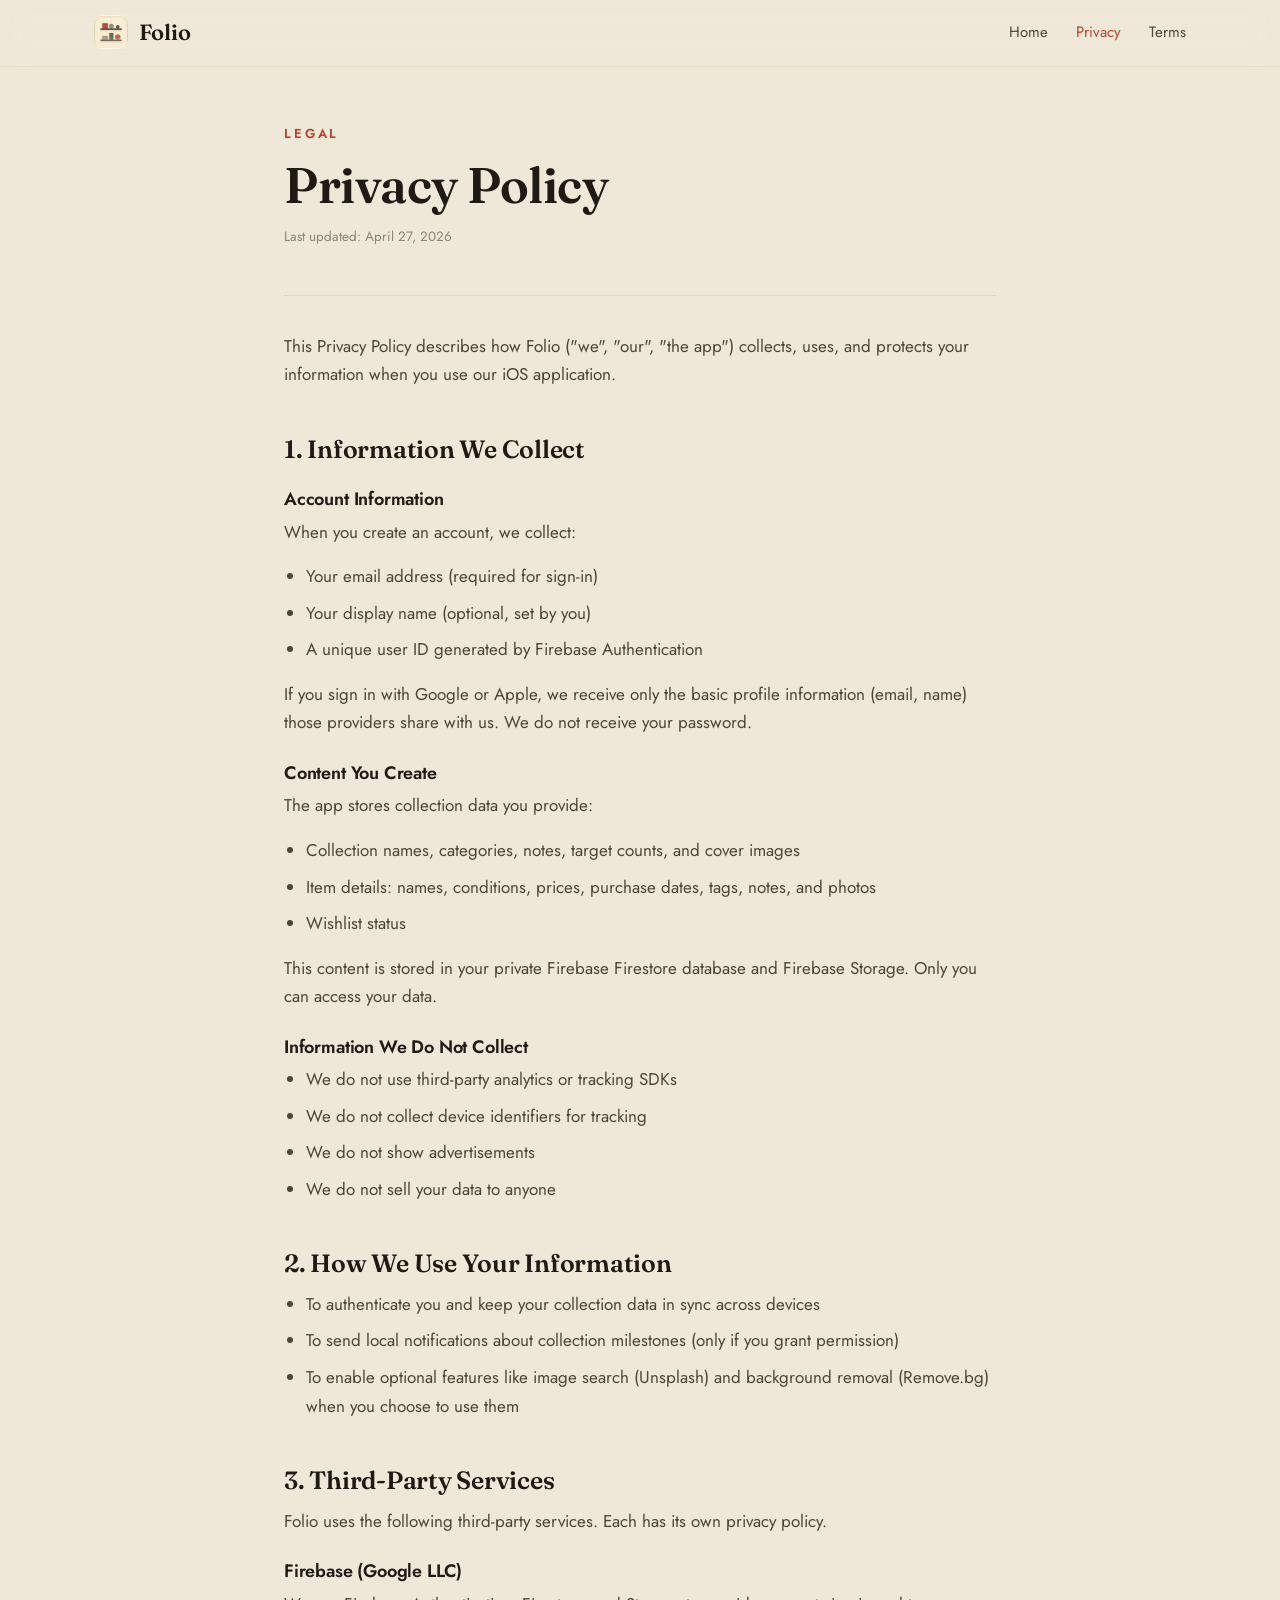
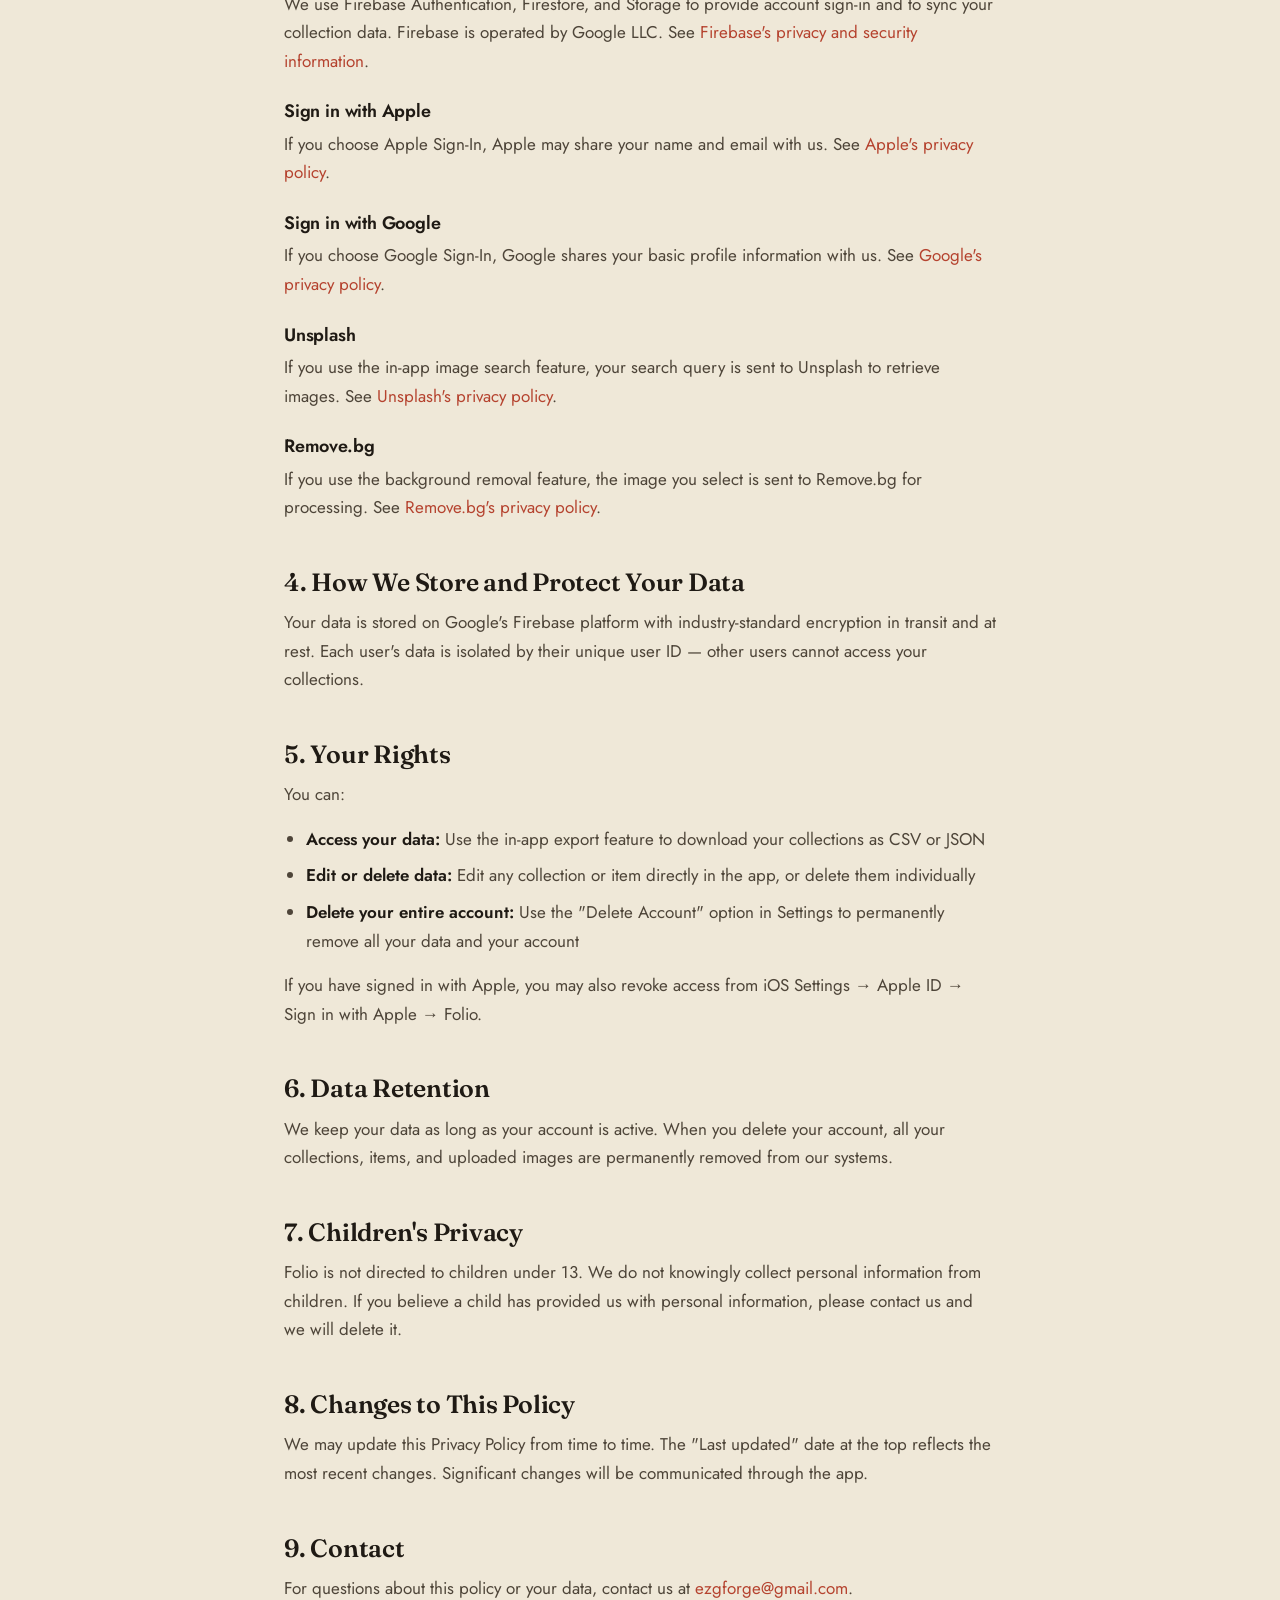
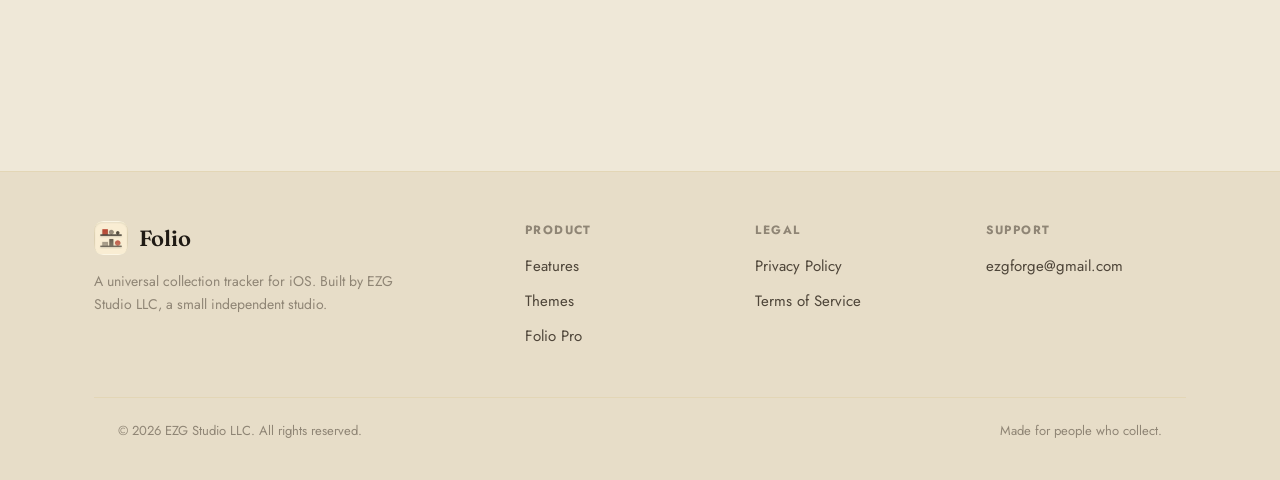
<file: folio/privacy.html>
<!DOCTYPE html>
<html lang="en">
<head>
    <meta charset="UTF-8">
    <meta name="viewport" content="width=device-width, initial-scale=1.0">
    <title>Privacy Policy — Folio</title>
    <meta name="description" content="How Folio collects, uses, and protects your information.">
    <link rel="apple-touch-icon" href="assets/apple-touch-icon.png">
    <link rel="icon" type="image/png" sizes="32x32" href="assets/favicon-32.png">
    <link rel="icon" type="image/png" sizes="16x16" href="assets/favicon-16.png">
    <link rel="preconnect" href="https://fonts.googleapis.com">
    <link rel="preconnect" href="https://fonts.gstatic.com" crossorigin>
    <link href="https://fonts.googleapis.com/css2?family=Fraunces:ital,opsz,wght@0,9..144,400..700;1,9..144,400..600&family=Jost:wght@400;500;600&display=swap" rel="stylesheet">
    <link rel="stylesheet" href="style.css">
</head>
<body>

<nav>
  <div class="nav-in">
    <a class="brand" href="index.html"><img src="assets/icon.webp" alt="Folio app icon" width="34" height="34">Folio</a>
    <div class="nav-links">
      <a href="index.html" class="hide-sm">Home</a>
      <a href="privacy.html" class="active">Privacy</a>
      <a href="terms.html">Terms</a>
    </div>
  </div>
</nav>

    <main>
        <header>
            <div class="eyebrow">Legal</div>
            <h1>Privacy Policy</h1>
            <p class="last-updated">Last updated: April 27, 2026</p>
        </header>

        <p>This Privacy Policy describes how Folio ("we", "our", "the app") collects, uses, and protects your information when you use our iOS application.</p>

        <h2>1. Information We Collect</h2>

        <h3>Account Information</h3>
        <p>When you create an account, we collect:</p>
        <ul>
            <li>Your email address (required for sign-in)</li>
            <li>Your display name (optional, set by you)</li>
            <li>A unique user ID generated by Firebase Authentication</li>
        </ul>
        <p>If you sign in with Google or Apple, we receive only the basic profile information (email, name) those providers share with us. We do not receive your password.</p>

        <h3>Content You Create</h3>
        <p>The app stores collection data you provide:</p>
        <ul>
            <li>Collection names, categories, notes, target counts, and cover images</li>
            <li>Item details: names, conditions, prices, purchase dates, tags, notes, and photos</li>
            <li>Wishlist status</li>
        </ul>
        <p>This content is stored in your private Firebase Firestore database and Firebase Storage. Only you can access your data.</p>

        <h3>Information We Do Not Collect</h3>
        <ul>
            <li>We do not use third-party analytics or tracking SDKs</li>
            <li>We do not collect device identifiers for tracking</li>
            <li>We do not show advertisements</li>
            <li>We do not sell your data to anyone</li>
        </ul>

        <h2>2. How We Use Your Information</h2>
        <ul>
            <li>To authenticate you and keep your collection data in sync across devices</li>
            <li>To send local notifications about collection milestones (only if you grant permission)</li>
            <li>To enable optional features like image search (Unsplash) and background removal (Remove.bg) when you choose to use them</li>
        </ul>

        <h2>3. Third-Party Services</h2>
        <p>Folio uses the following third-party services. Each has its own privacy policy.</p>

        <h3>Firebase (Google LLC)</h3>
        <p>We use Firebase Authentication, Firestore, and Storage to provide account sign-in and to sync your collection data. Firebase is operated by Google LLC. See <a href="https://firebase.google.com/support/privacy">Firebase's privacy and security information</a>.</p>

        <h3>Sign in with Apple</h3>
        <p>If you choose Apple Sign-In, Apple may share your name and email with us. See <a href="https://www.apple.com/legal/privacy/">Apple's privacy policy</a>.</p>

        <h3>Sign in with Google</h3>
        <p>If you choose Google Sign-In, Google shares your basic profile information with us. See <a href="https://policies.google.com/privacy">Google's privacy policy</a>.</p>

        <h3>Unsplash</h3>
        <p>If you use the in-app image search feature, your search query is sent to Unsplash to retrieve images. See <a href="https://unsplash.com/privacy">Unsplash's privacy policy</a>.</p>

        <h3>Remove.bg</h3>
        <p>If you use the background removal feature, the image you select is sent to Remove.bg for processing. See <a href="https://www.remove.bg/privacy">Remove.bg's privacy policy</a>.</p>

        <h2>4. How We Store and Protect Your Data</h2>
        <p>Your data is stored on Google's Firebase platform with industry-standard encryption in transit and at rest. Each user's data is isolated by their unique user ID — other users cannot access your collections.</p>

        <h2>5. Your Rights</h2>
        <p>You can:</p>
        <ul>
            <li><strong>Access your data:</strong> Use the in-app export feature to download your collections as CSV or JSON</li>
            <li><strong>Edit or delete data:</strong> Edit any collection or item directly in the app, or delete them individually</li>
            <li><strong>Delete your entire account:</strong> Use the "Delete Account" option in Settings to permanently remove all your data and your account</li>
        </ul>
        <p>If you have signed in with Apple, you may also revoke access from iOS Settings → Apple ID → Sign in with Apple → Folio.</p>

        <h2>6. Data Retention</h2>
        <p>We keep your data as long as your account is active. When you delete your account, all your collections, items, and uploaded images are permanently removed from our systems.</p>

        <h2>7. Children's Privacy</h2>
        <p>Folio is not directed to children under 13. We do not knowingly collect personal information from children. If you believe a child has provided us with personal information, please contact us and we will delete it.</p>

        <h2>8. Changes to This Policy</h2>
        <p>We may update this Privacy Policy from time to time. The "Last updated" date at the top reflects the most recent changes. Significant changes will be communicated through the app.</p>

        <h2>9. Contact</h2>
        <p>For questions about this policy or your data, contact us at <a href="mailto:ezgforge@gmail.com">ezgforge@gmail.com</a>.</p>

    </main>

<footer>
  <div class="foot-in">
    <div class="foot-grid">
      <div class="foot-brand">
        <a class="brand" href="index.html"><img src="assets/icon.webp" alt="Folio app icon" width="34" height="34">Folio</a>
        <p>A universal collection tracker for iOS. Built by EZG Studio LLC, a small independent studio.</p>
      </div>
      <div class="foot-col">
        <h4>Product</h4>
        <a href="index.html#features">Features</a>
        <a href="index.html#themes">Themes</a>
        <a href="index.html#pro">Folio Pro</a>
      </div>
      <div class="foot-col">
        <h4>Legal</h4>
        <a href="privacy.html">Privacy Policy</a>
        <a href="terms.html">Terms of Service</a>
      </div>
      <div class="foot-col">
        <h4>Support</h4>
        <a href="mailto:ezgforge@gmail.com">ezgforge@gmail.com</a>
      </div>
    </div>
    <div class="foot-bottom">
      <span>© 2026 EZG Studio LLC. All rights reserved.</span>
      <span>Made for people who collect.</span>
    </div>
  </div>
</footer>
</body>
</html>
</file>
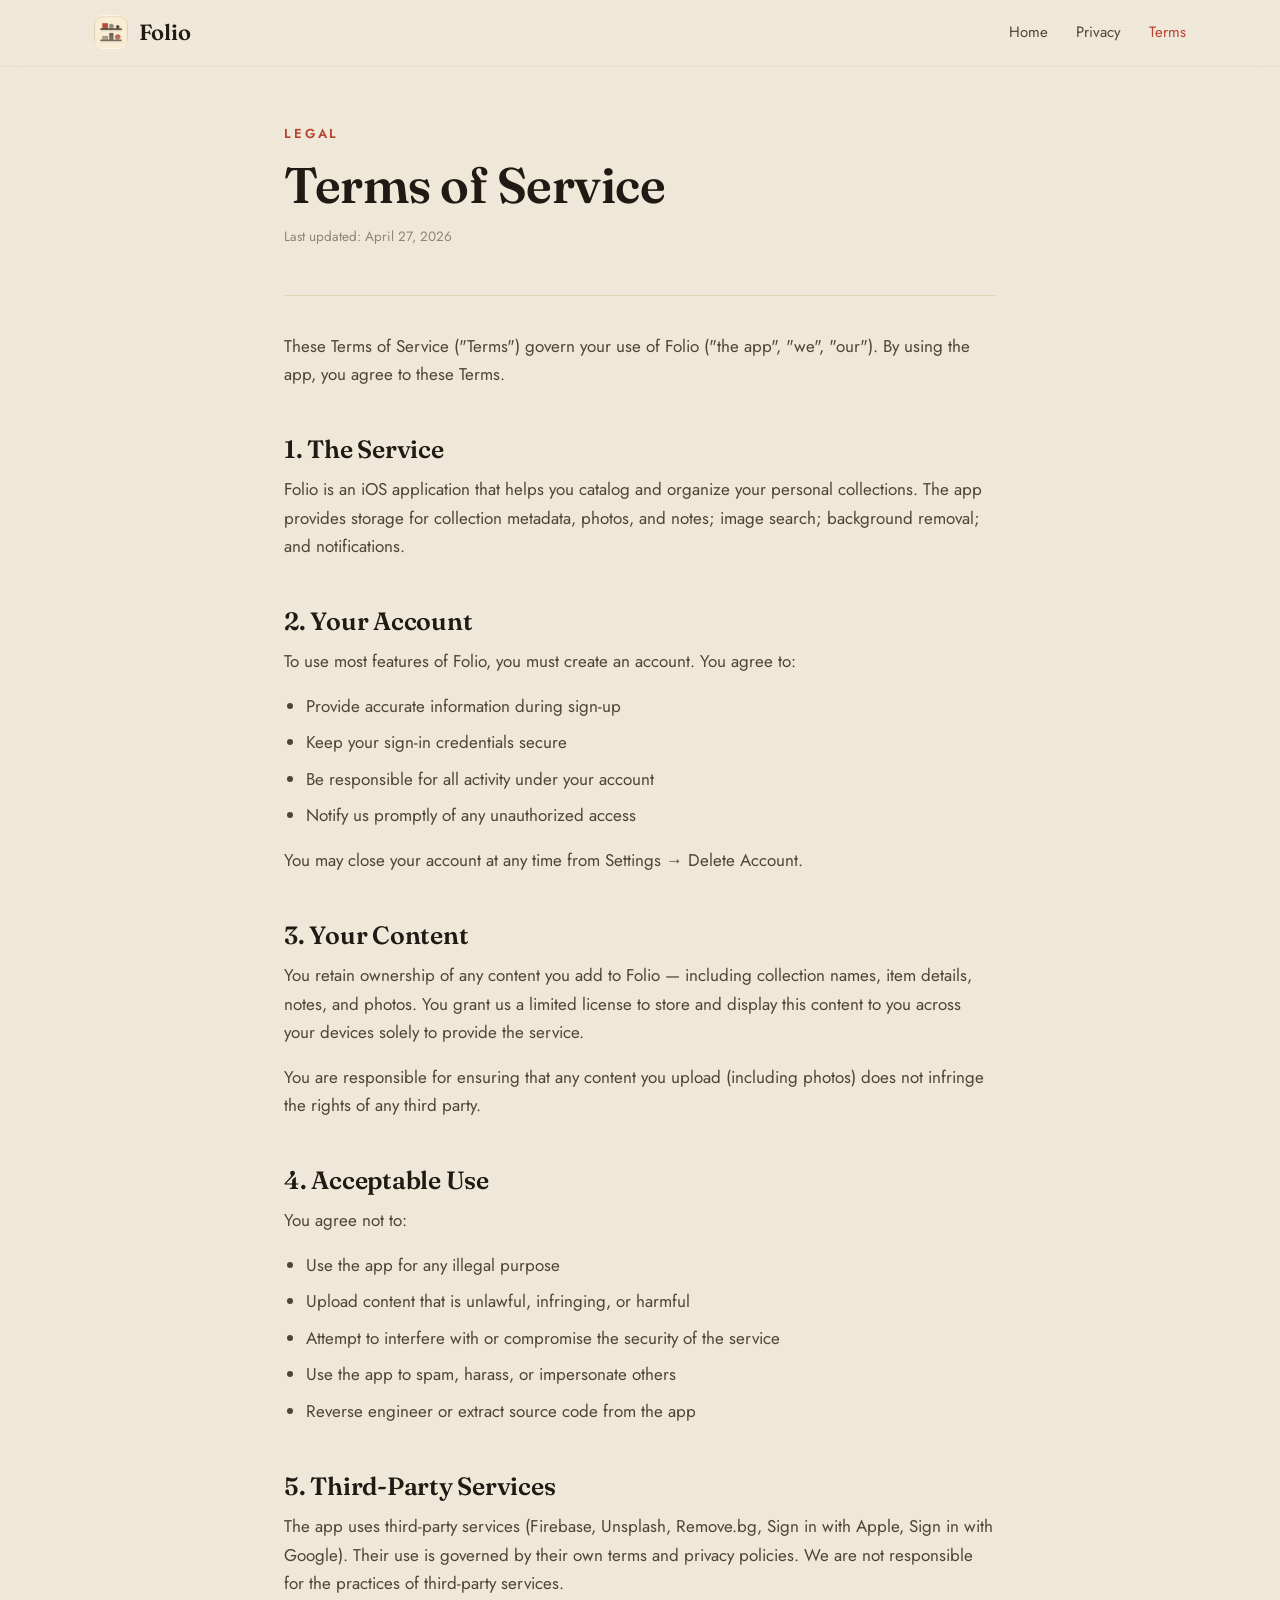
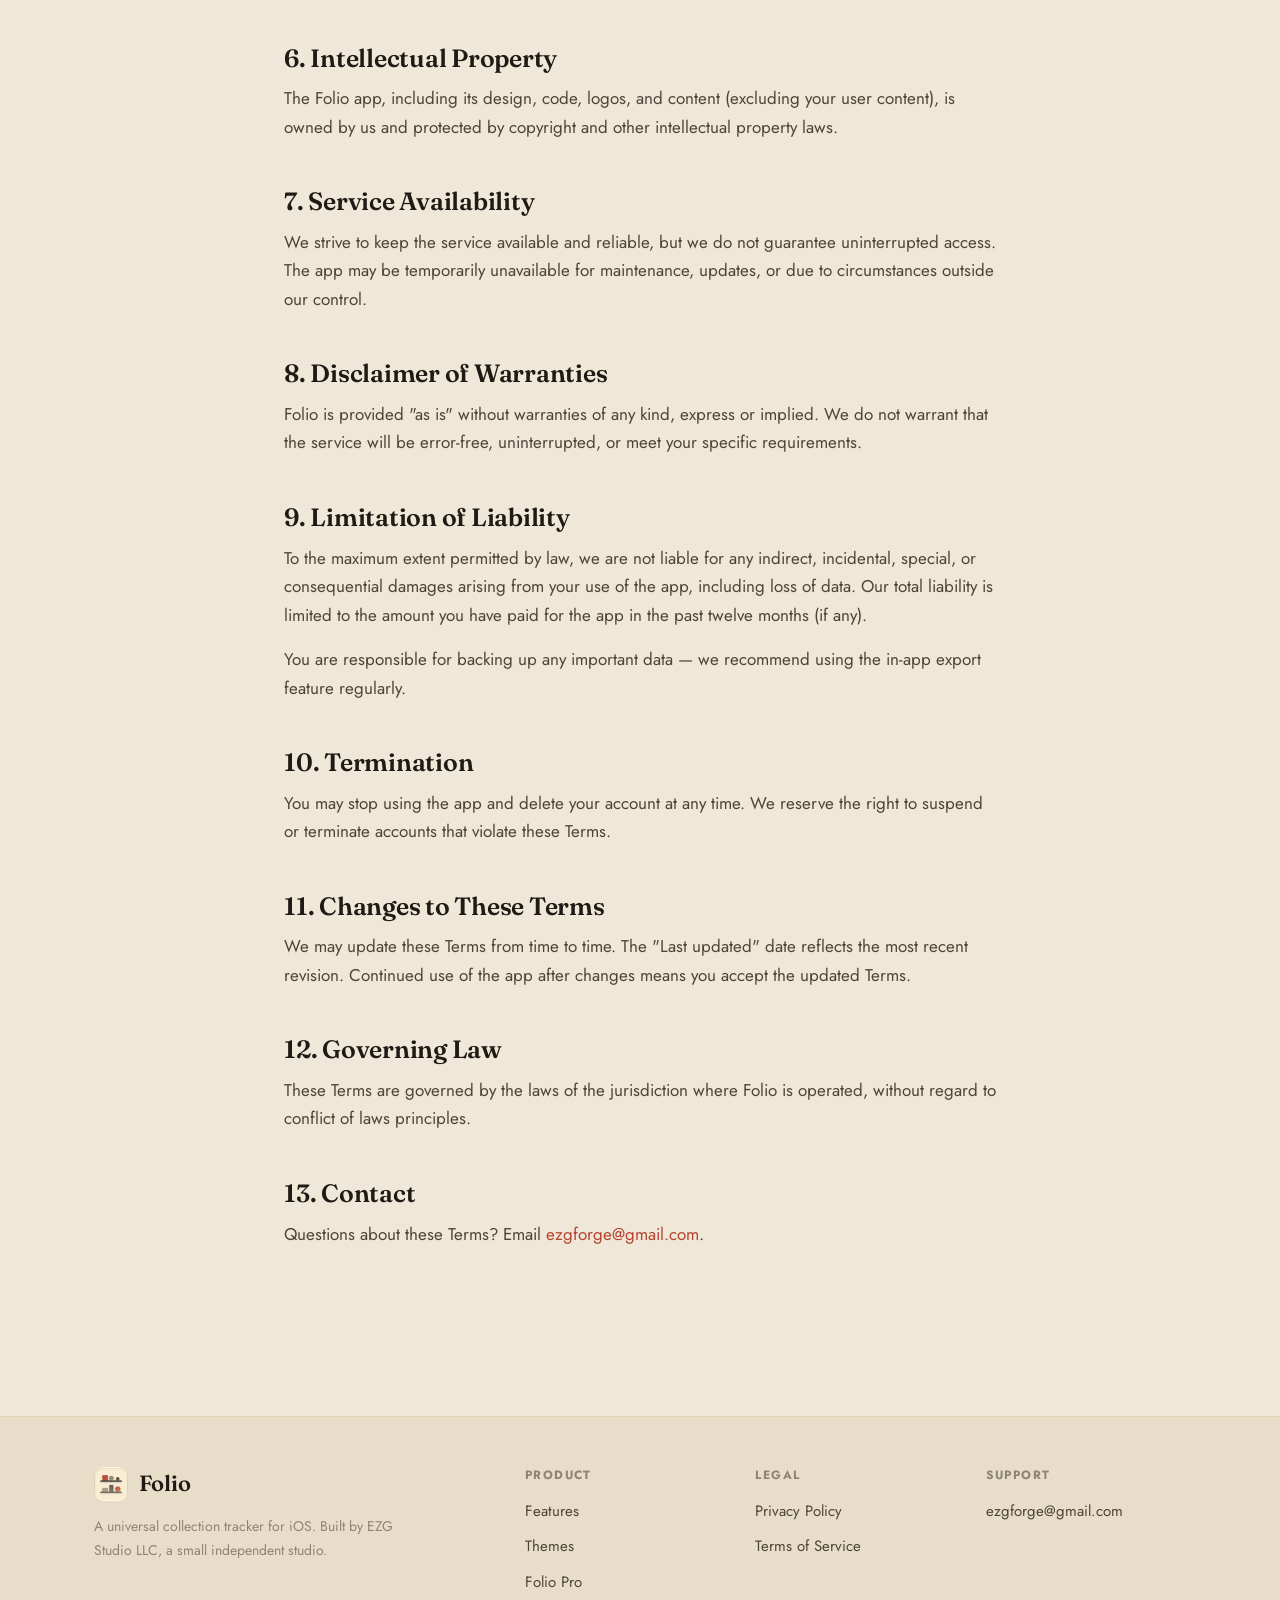
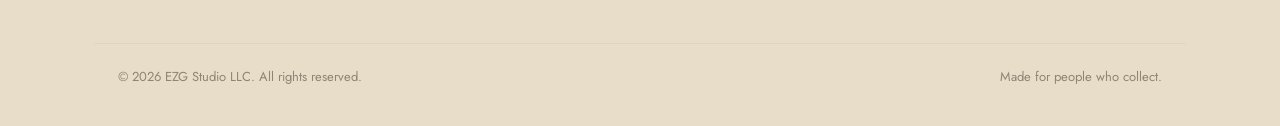
<file: folio/terms.html>
<!DOCTYPE html>
<html lang="en">
<head>
    <meta charset="UTF-8">
    <meta name="viewport" content="width=device-width, initial-scale=1.0">
    <title>Terms of Service — Folio</title>
    <meta name="description" content="The terms that govern your use of Folio.">
    <link rel="apple-touch-icon" href="assets/apple-touch-icon.png">
    <link rel="icon" type="image/png" sizes="32x32" href="assets/favicon-32.png">
    <link rel="icon" type="image/png" sizes="16x16" href="assets/favicon-16.png">
    <link rel="preconnect" href="https://fonts.googleapis.com">
    <link rel="preconnect" href="https://fonts.gstatic.com" crossorigin>
    <link href="https://fonts.googleapis.com/css2?family=Fraunces:ital,opsz,wght@0,9..144,400..700;1,9..144,400..600&family=Jost:wght@400;500;600&display=swap" rel="stylesheet">
    <link rel="stylesheet" href="style.css">
</head>
<body>

<nav>
  <div class="nav-in">
    <a class="brand" href="index.html"><img src="assets/icon.webp" alt="Folio app icon" width="34" height="34">Folio</a>
    <div class="nav-links">
      <a href="index.html" class="hide-sm">Home</a>
      <a href="privacy.html">Privacy</a>
      <a href="terms.html" class="active">Terms</a>
    </div>
  </div>
</nav>

    <main>
        <header>
            <div class="eyebrow">Legal</div>
            <h1>Terms of Service</h1>
            <p class="last-updated">Last updated: April 27, 2026</p>
        </header>

        <p>These Terms of Service ("Terms") govern your use of Folio ("the app", "we", "our"). By using the app, you agree to these Terms.</p>

        <h2>1. The Service</h2>
        <p>Folio is an iOS application that helps you catalog and organize your personal collections. The app provides storage for collection metadata, photos, and notes; image search; background removal; and notifications.</p>

        <h2>2. Your Account</h2>
        <p>To use most features of Folio, you must create an account. You agree to:</p>
        <ul>
            <li>Provide accurate information during sign-up</li>
            <li>Keep your sign-in credentials secure</li>
            <li>Be responsible for all activity under your account</li>
            <li>Notify us promptly of any unauthorized access</li>
        </ul>
        <p>You may close your account at any time from Settings → Delete Account.</p>

        <h2>3. Your Content</h2>
        <p>You retain ownership of any content you add to Folio — including collection names, item details, notes, and photos. You grant us a limited license to store and display this content to you across your devices solely to provide the service.</p>
        <p>You are responsible for ensuring that any content you upload (including photos) does not infringe the rights of any third party.</p>

        <h2>4. Acceptable Use</h2>
        <p>You agree not to:</p>
        <ul>
            <li>Use the app for any illegal purpose</li>
            <li>Upload content that is unlawful, infringing, or harmful</li>
            <li>Attempt to interfere with or compromise the security of the service</li>
            <li>Use the app to spam, harass, or impersonate others</li>
            <li>Reverse engineer or extract source code from the app</li>
        </ul>

        <h2>5. Third-Party Services</h2>
        <p>The app uses third-party services (Firebase, Unsplash, Remove.bg, Sign in with Apple, Sign in with Google). Their use is governed by their own terms and privacy policies. We are not responsible for the practices of third-party services.</p>

        <h2>6. Intellectual Property</h2>
        <p>The Folio app, including its design, code, logos, and content (excluding your user content), is owned by us and protected by copyright and other intellectual property laws.</p>

        <h2>7. Service Availability</h2>
        <p>We strive to keep the service available and reliable, but we do not guarantee uninterrupted access. The app may be temporarily unavailable for maintenance, updates, or due to circumstances outside our control.</p>

        <h2>8. Disclaimer of Warranties</h2>
        <p>Folio is provided "as is" without warranties of any kind, express or implied. We do not warrant that the service will be error-free, uninterrupted, or meet your specific requirements.</p>

        <h2>9. Limitation of Liability</h2>
        <p>To the maximum extent permitted by law, we are not liable for any indirect, incidental, special, or consequential damages arising from your use of the app, including loss of data. Our total liability is limited to the amount you have paid for the app in the past twelve months (if any).</p>
        <p>You are responsible for backing up any important data — we recommend using the in-app export feature regularly.</p>

        <h2>10. Termination</h2>
        <p>You may stop using the app and delete your account at any time. We reserve the right to suspend or terminate accounts that violate these Terms.</p>

        <h2>11. Changes to These Terms</h2>
        <p>We may update these Terms from time to time. The "Last updated" date reflects the most recent revision. Continued use of the app after changes means you accept the updated Terms.</p>

        <h2>12. Governing Law</h2>
        <p>These Terms are governed by the laws of the jurisdiction where Folio is operated, without regard to conflict of laws principles.</p>

        <h2>13. Contact</h2>
        <p>Questions about these Terms? Email <a href="mailto:ezgforge@gmail.com">ezgforge@gmail.com</a>.</p>

    </main>

<footer>
  <div class="foot-in">
    <div class="foot-grid">
      <div class="foot-brand">
        <a class="brand" href="index.html"><img src="assets/icon.webp" alt="Folio app icon" width="34" height="34">Folio</a>
        <p>A universal collection tracker for iOS. Built by EZG Studio LLC, a small independent studio.</p>
      </div>
      <div class="foot-col">
        <h4>Product</h4>
        <a href="index.html#features">Features</a>
        <a href="index.html#themes">Themes</a>
        <a href="index.html#pro">Folio Pro</a>
      </div>
      <div class="foot-col">
        <h4>Legal</h4>
        <a href="privacy.html">Privacy Policy</a>
        <a href="terms.html">Terms of Service</a>
      </div>
      <div class="foot-col">
        <h4>Support</h4>
        <a href="mailto:ezgforge@gmail.com">ezgforge@gmail.com</a>
      </div>
    </div>
    <div class="foot-bottom">
      <span>© 2026 EZG Studio LLC. All rights reserved.</span>
      <span>Made for people who collect.</span>
    </div>
  </div>
</footer>
</body>
</html>
</file>
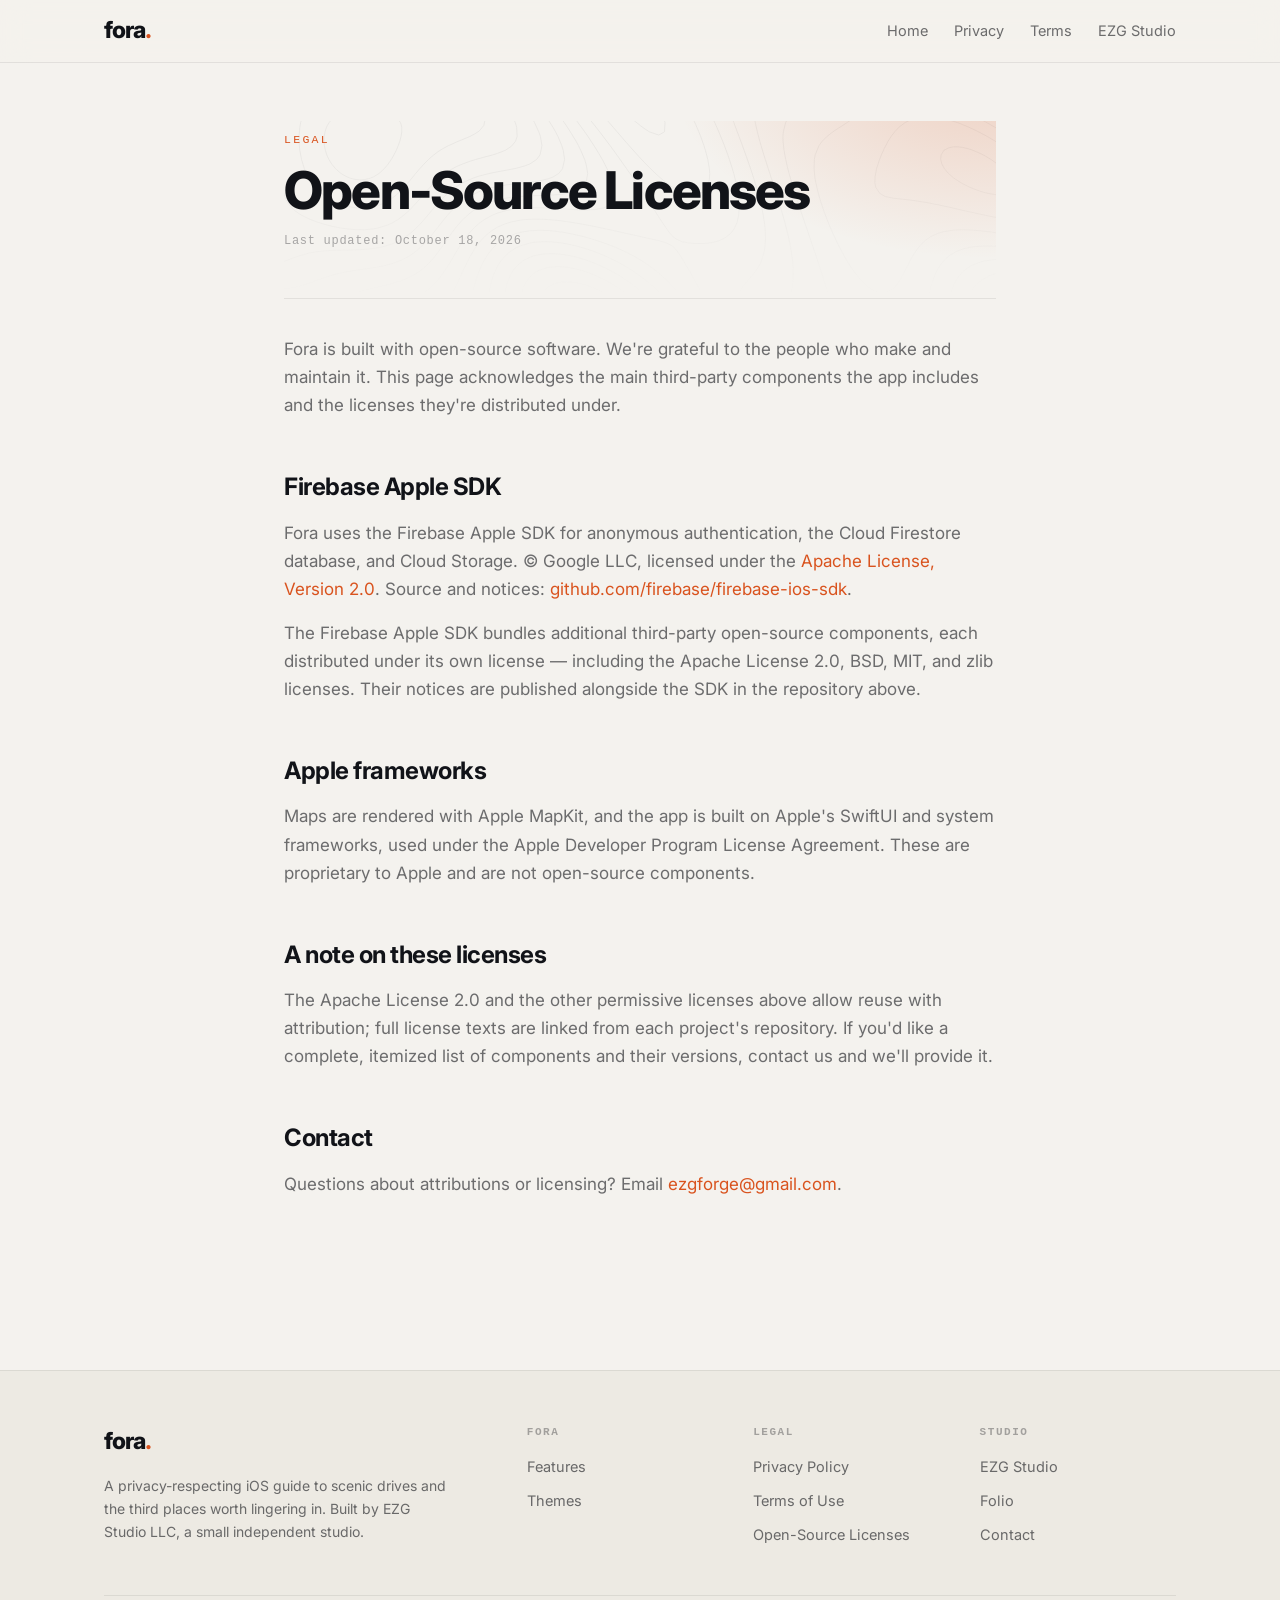
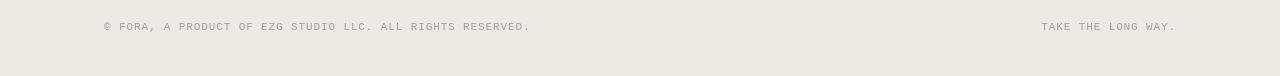
<file: fora/licenses.html>
<!DOCTYPE html>
<html lang="en">
<head>
    <meta charset="UTF-8">
    <meta name="viewport" content="width=device-width, initial-scale=1.0">
    <title>Open-Source Licenses — Fora</title>
    <meta name="description" content="Open-source software and licenses used in the Fora iOS app.">
    <link rel="preconnect" href="https://fonts.googleapis.com">
    <link rel="preconnect" href="https://fonts.gstatic.com" crossorigin>
    <link href="https://fonts.googleapis.com/css2?family=Inter:wght@400;500;600;700;800&display=swap" rel="stylesheet">
    <link rel="stylesheet" href="style.css">
</head>
<body>

<nav>
  <div class="nav-in">
    <a class="brand mark" href="/fora/">fora<span class="dot">.</span></a>
    <div class="nav-links">
      <a href="/fora/" class="hide-sm">Home</a>
      <a href="privacy.html">Privacy</a>
      <a href="terms.html">Terms</a>
      <a href="/" class="hide-sm">EZG Studio</a>
    </div>
  </div>
</nav>

    <main>
        <header>
            <div class="eyebrow">Legal</div>
            <h1>Open-Source Licenses</h1>
            <p class="last-updated">Last updated: October 18, 2026</p>
        </header>

        <p>Fora is built with open-source software. We're grateful to the people who make and maintain it. This page acknowledges the main third-party components the app includes and the licenses they're distributed under.</p>

        <h2>Firebase Apple SDK</h2>
        <p>Fora uses the Firebase Apple SDK for anonymous authentication, the Cloud Firestore database, and Cloud Storage. © Google LLC, licensed under the <a href="https://www.apache.org/licenses/LICENSE-2.0">Apache License, Version 2.0</a>. Source and notices: <a href="https://github.com/firebase/firebase-ios-sdk">github.com/firebase/firebase-ios-sdk</a>.</p>
        <p>The Firebase Apple SDK bundles additional third-party open-source components, each distributed under its own license — including the Apache License 2.0, BSD, MIT, and zlib licenses. Their notices are published alongside the SDK in the repository above.</p>

        <h2>Apple frameworks</h2>
        <p>Maps are rendered with Apple MapKit, and the app is built on Apple's SwiftUI and system frameworks, used under the Apple Developer Program License Agreement. These are proprietary to Apple and are not open-source components.</p>

        <h2>A note on these licenses</h2>
        <p>The Apache License 2.0 and the other permissive licenses above allow reuse with attribution; full license texts are linked from each project's repository. If you'd like a complete, itemized list of components and their versions, contact us and we'll provide it.</p>

        <h2>Contact</h2>
        <p>Questions about attributions or licensing? Email <a href="mailto:ezgforge@gmail.com">ezgforge@gmail.com</a>.</p>

    </main>

<footer>
  <div class="foot-in">
    <div class="foot-grid">
      <div class="foot-brand">
        <a class="brand mark" href="/fora/">fora<span class="dot">.</span></a>
        <p>A privacy-respecting iOS guide to scenic drives and the third places worth lingering in. Built by EZG Studio LLC, a small independent studio.</p>
      </div>
      <div class="foot-col">
        <h4>Fora</h4>
        <a href="/fora/#features">Features</a>
        <a href="/fora/#themes">Themes</a>
      </div>
      <div class="foot-col">
        <h4>Legal</h4>
        <a href="privacy.html">Privacy Policy</a>
        <a href="terms.html">Terms of Use</a>
        <a href="licenses.html">Open-Source Licenses</a>
      </div>
      <div class="foot-col">
        <h4>Studio</h4>
        <a href="/">EZG Studio</a>
        <a href="/folio/">Folio</a>
        <a href="mailto:ezgforge@gmail.com">Contact</a>
      </div>
    </div>
    <div class="foot-bottom">
      <span>© Fora, a product of EZG Studio LLC. All rights reserved.</span>
      <span>Take the long way.</span>
    </div>
  </div>
</footer>
</body>
</html>
</file>
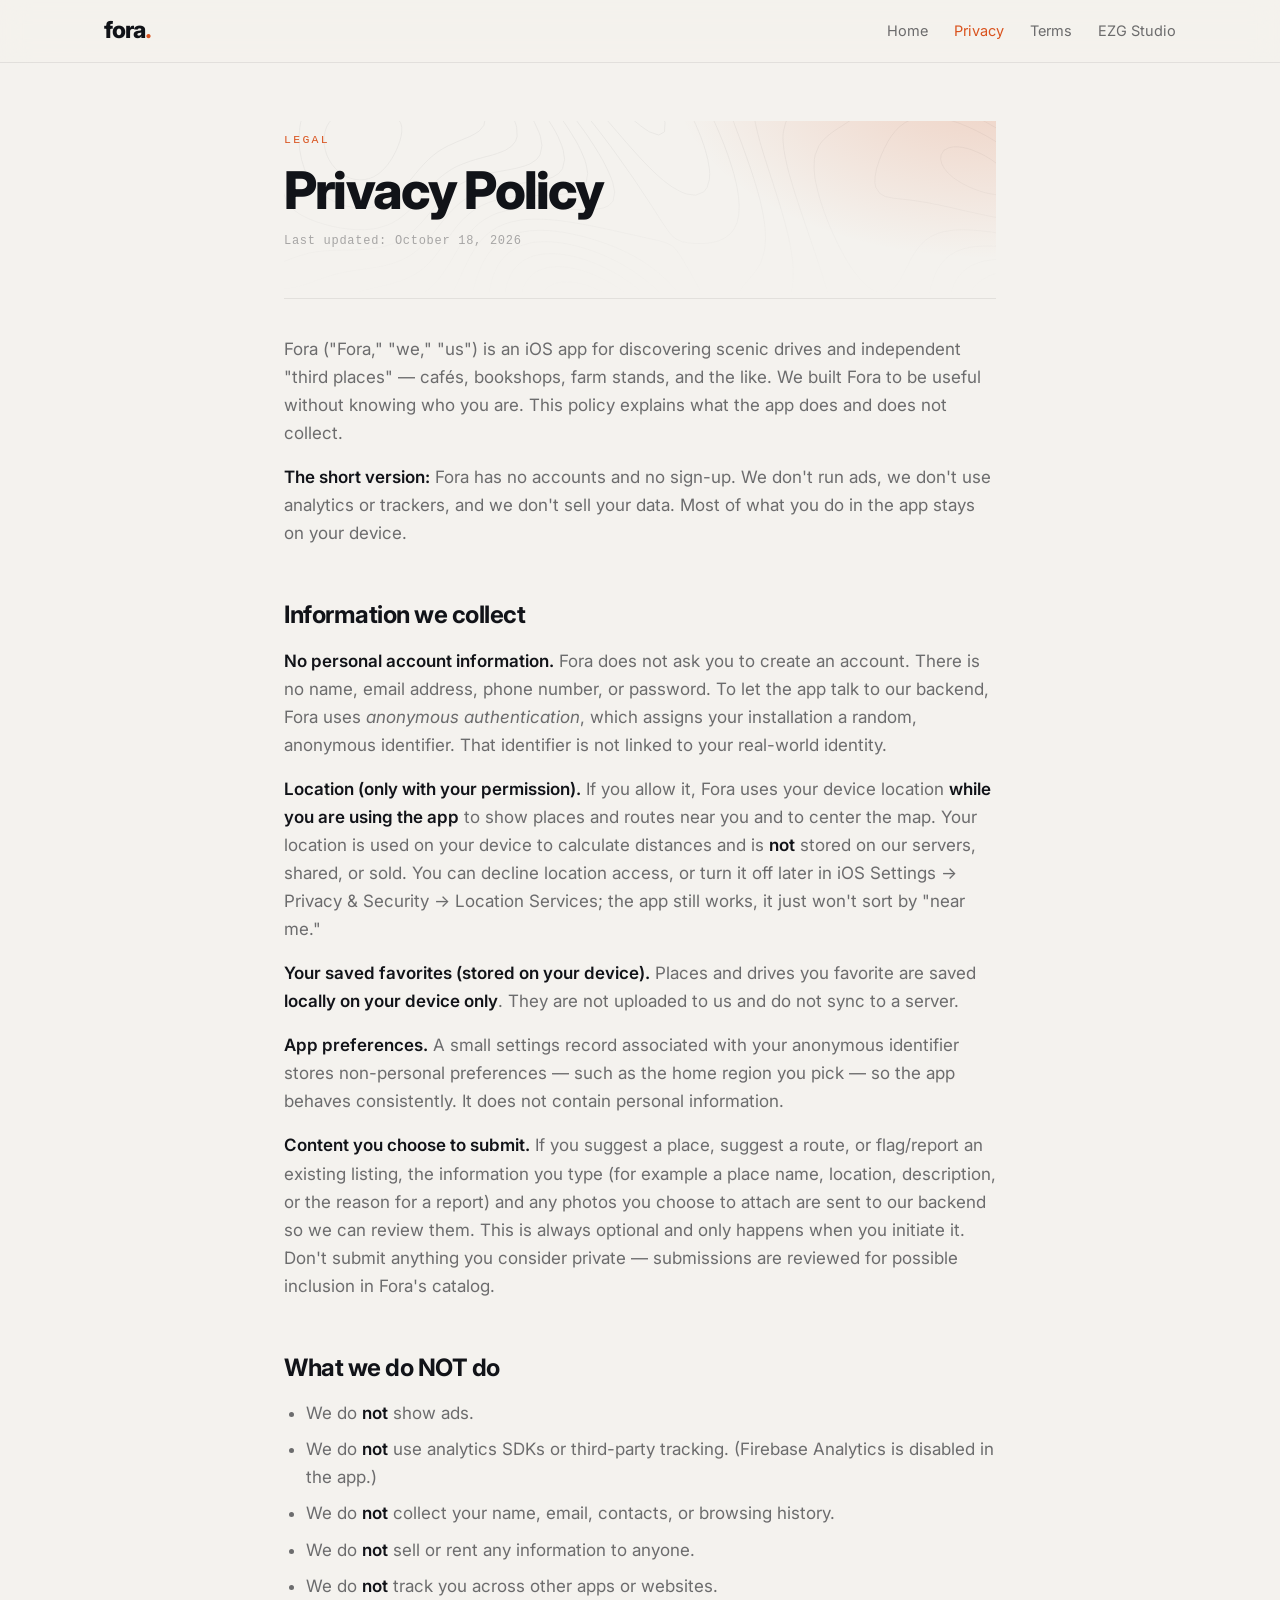
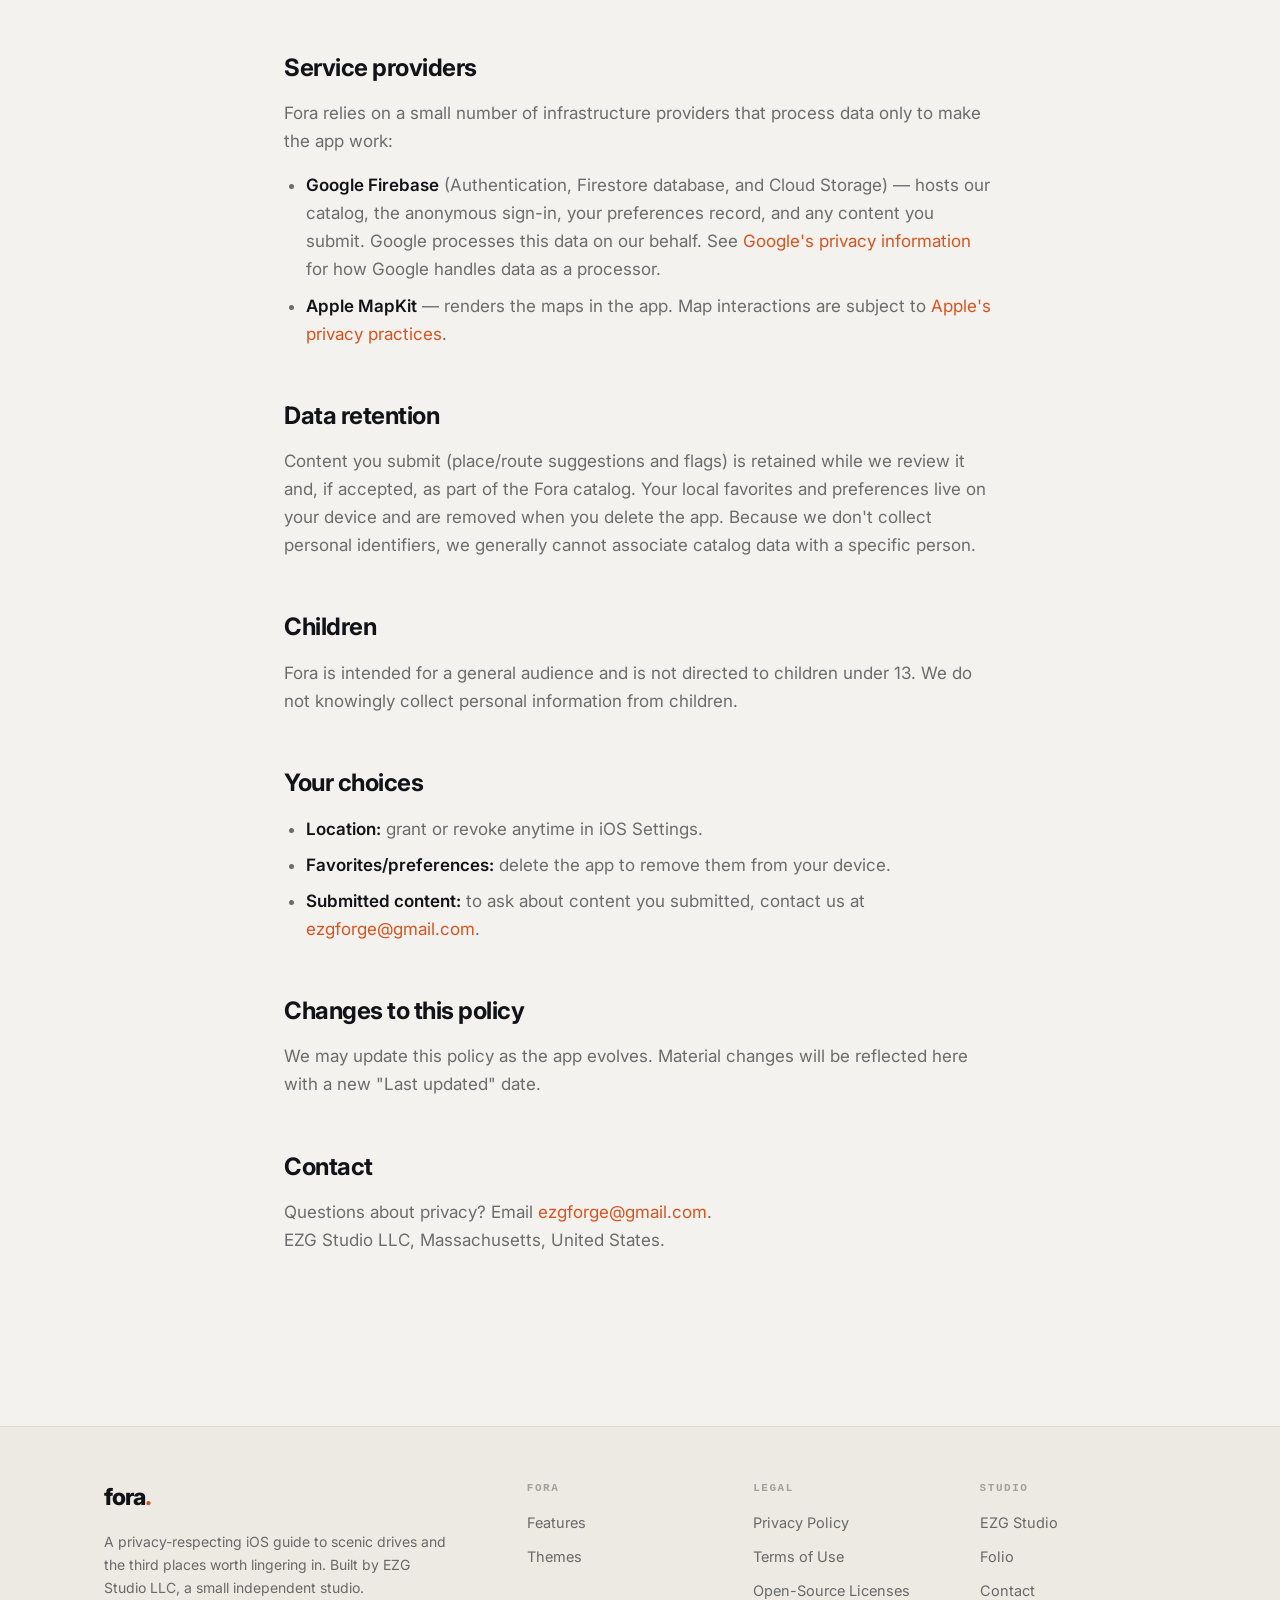
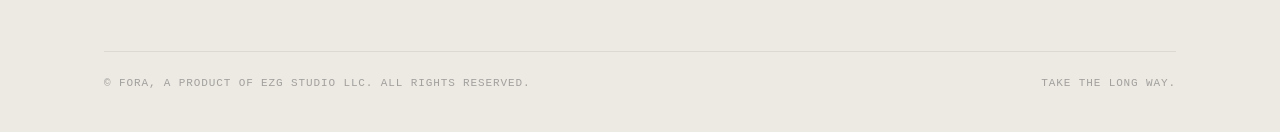
<file: fora/privacy.html>
<!DOCTYPE html>
<html lang="en">
<head>
    <meta charset="UTF-8">
    <meta name="viewport" content="width=device-width, initial-scale=1.0">
    <title>Privacy Policy — Fora</title>
    <meta name="description" content="How Fora handles information. Fora works without an account and uses no advertising or third-party tracking.">
    <link rel="preconnect" href="https://fonts.googleapis.com">
    <link rel="preconnect" href="https://fonts.gstatic.com" crossorigin>
    <link href="https://fonts.googleapis.com/css2?family=Inter:wght@400;500;600;700;800&display=swap" rel="stylesheet">
    <link rel="stylesheet" href="style.css">
</head>
<body>

<nav>
  <div class="nav-in">
    <a class="brand mark" href="/fora/">fora<span class="dot">.</span></a>
    <div class="nav-links">
      <a href="/fora/" class="hide-sm">Home</a>
      <a href="privacy.html" class="active">Privacy</a>
      <a href="terms.html">Terms</a>
      <a href="/" class="hide-sm">EZG Studio</a>
    </div>
  </div>
</nav>

    <main>
        <header>
            <div class="eyebrow">Legal</div>
            <h1>Privacy Policy</h1>
            <p class="last-updated">Last updated: October 18, 2026</p>
        </header>

        <p>Fora ("Fora," "we," "us") is an iOS app for discovering scenic drives and independent "third places" — cafés, bookshops, farm stands, and the like. We built Fora to be useful without knowing who you are. This policy explains what the app does and does not collect.</p>

        <p><strong>The short version:</strong> Fora has no accounts and no sign-up. We don't run ads, we don't use analytics or trackers, and we don't sell your data. Most of what you do in the app stays on your device.</p>

        <h2>Information we collect</h2>

        <p><strong>No personal account information.</strong> Fora does not ask you to create an account. There is no name, email address, phone number, or password. To let the app talk to our backend, Fora uses <em>anonymous authentication</em>, which assigns your installation a random, anonymous identifier. That identifier is not linked to your real-world identity.</p>

        <p><strong>Location (only with your permission).</strong> If you allow it, Fora uses your device location <strong>while you are using the app</strong> to show places and routes near you and to center the map. Your location is used on your device to calculate distances and is <strong>not</strong> stored on our servers, shared, or sold. You can decline location access, or turn it off later in iOS Settings → Privacy &amp; Security → Location Services; the app still works, it just won't sort by "near me."</p>

        <p><strong>Your saved favorites (stored on your device).</strong> Places and drives you favorite are saved <strong>locally on your device only</strong>. They are not uploaded to us and do not sync to a server.</p>

        <p><strong>App preferences.</strong> A small settings record associated with your anonymous identifier stores non-personal preferences — such as the home region you pick — so the app behaves consistently. It does not contain personal information.</p>

        <p><strong>Content you choose to submit.</strong> If you suggest a place, suggest a route, or flag/report an existing listing, the information you type (for example a place name, location, description, or the reason for a report) and any photos you choose to attach are sent to our backend so we can review them. This is always optional and only happens when you initiate it. Don't submit anything you consider private — submissions are reviewed for possible inclusion in Fora's catalog.</p>

        <h2>What we do NOT do</h2>
        <ul>
            <li>We do <strong>not</strong> show ads.</li>
            <li>We do <strong>not</strong> use analytics SDKs or third-party tracking. (Firebase Analytics is disabled in the app.)</li>
            <li>We do <strong>not</strong> collect your name, email, contacts, or browsing history.</li>
            <li>We do <strong>not</strong> sell or rent any information to anyone.</li>
            <li>We do <strong>not</strong> track you across other apps or websites.</li>
        </ul>

        <h2>Service providers</h2>
        <p>Fora relies on a small number of infrastructure providers that process data only to make the app work:</p>
        <ul>
            <li><strong>Google Firebase</strong> (Authentication, Firestore database, and Cloud Storage) — hosts our catalog, the anonymous sign-in, your preferences record, and any content you submit. Google processes this data on our behalf. See <a href="https://firebase.google.com/support/privacy">Google's privacy information</a> for how Google handles data as a processor.</li>
            <li><strong>Apple MapKit</strong> — renders the maps in the app. Map interactions are subject to <a href="https://www.apple.com/legal/privacy/">Apple's privacy practices</a>.</li>
        </ul>

        <h2>Data retention</h2>
        <p>Content you submit (place/route suggestions and flags) is retained while we review it and, if accepted, as part of the Fora catalog. Your local favorites and preferences live on your device and are removed when you delete the app. Because we don't collect personal identifiers, we generally cannot associate catalog data with a specific person.</p>

        <h2>Children</h2>
        <p>Fora is intended for a general audience and is not directed to children under 13. We do not knowingly collect personal information from children.</p>

        <h2>Your choices</h2>
        <ul>
            <li><strong>Location:</strong> grant or revoke anytime in iOS Settings.</li>
            <li><strong>Favorites/preferences:</strong> delete the app to remove them from your device.</li>
            <li><strong>Submitted content:</strong> to ask about content you submitted, contact us at <a href="mailto:ezgforge@gmail.com">ezgforge@gmail.com</a>.</li>
        </ul>

        <h2>Changes to this policy</h2>
        <p>We may update this policy as the app evolves. Material changes will be reflected here with a new "Last updated" date.</p>

        <h2>Contact</h2>
        <p>Questions about privacy? Email <a href="mailto:ezgforge@gmail.com">ezgforge@gmail.com</a>.<br>EZG Studio LLC, Massachusetts, United States.</p>

    </main>

<footer>
  <div class="foot-in">
    <div class="foot-grid">
      <div class="foot-brand">
        <a class="brand mark" href="/fora/">fora<span class="dot">.</span></a>
        <p>A privacy-respecting iOS guide to scenic drives and the third places worth lingering in. Built by EZG Studio LLC, a small independent studio.</p>
      </div>
      <div class="foot-col">
        <h4>Fora</h4>
        <a href="/fora/#features">Features</a>
        <a href="/fora/#themes">Themes</a>
      </div>
      <div class="foot-col">
        <h4>Legal</h4>
        <a href="privacy.html">Privacy Policy</a>
        <a href="terms.html">Terms of Use</a>
        <a href="licenses.html">Open-Source Licenses</a>
      </div>
      <div class="foot-col">
        <h4>Studio</h4>
        <a href="/">EZG Studio</a>
        <a href="/folio/">Folio</a>
        <a href="mailto:ezgforge@gmail.com">Contact</a>
      </div>
    </div>
    <div class="foot-bottom">
      <span>© Fora, a product of EZG Studio LLC. All rights reserved.</span>
      <span>Take the long way.</span>
    </div>
  </div>
</footer>
</body>
</html>
</file>
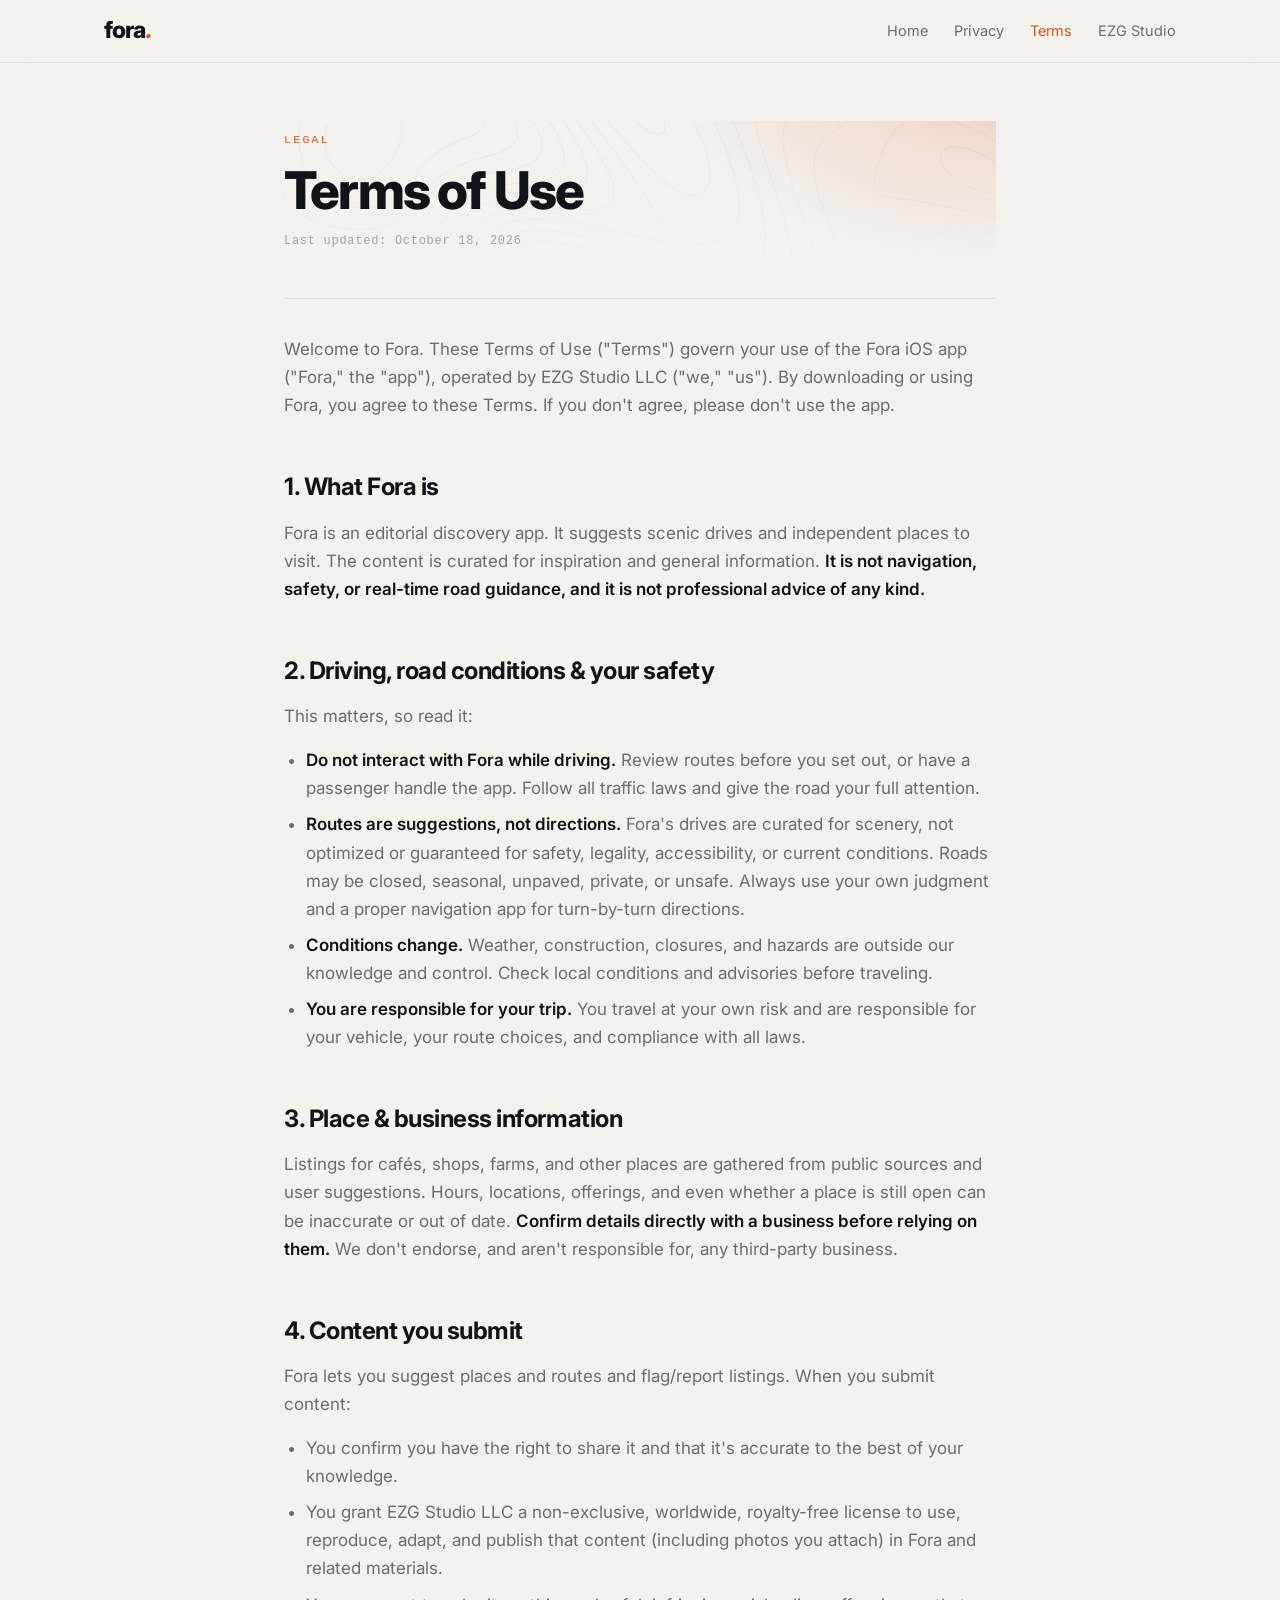
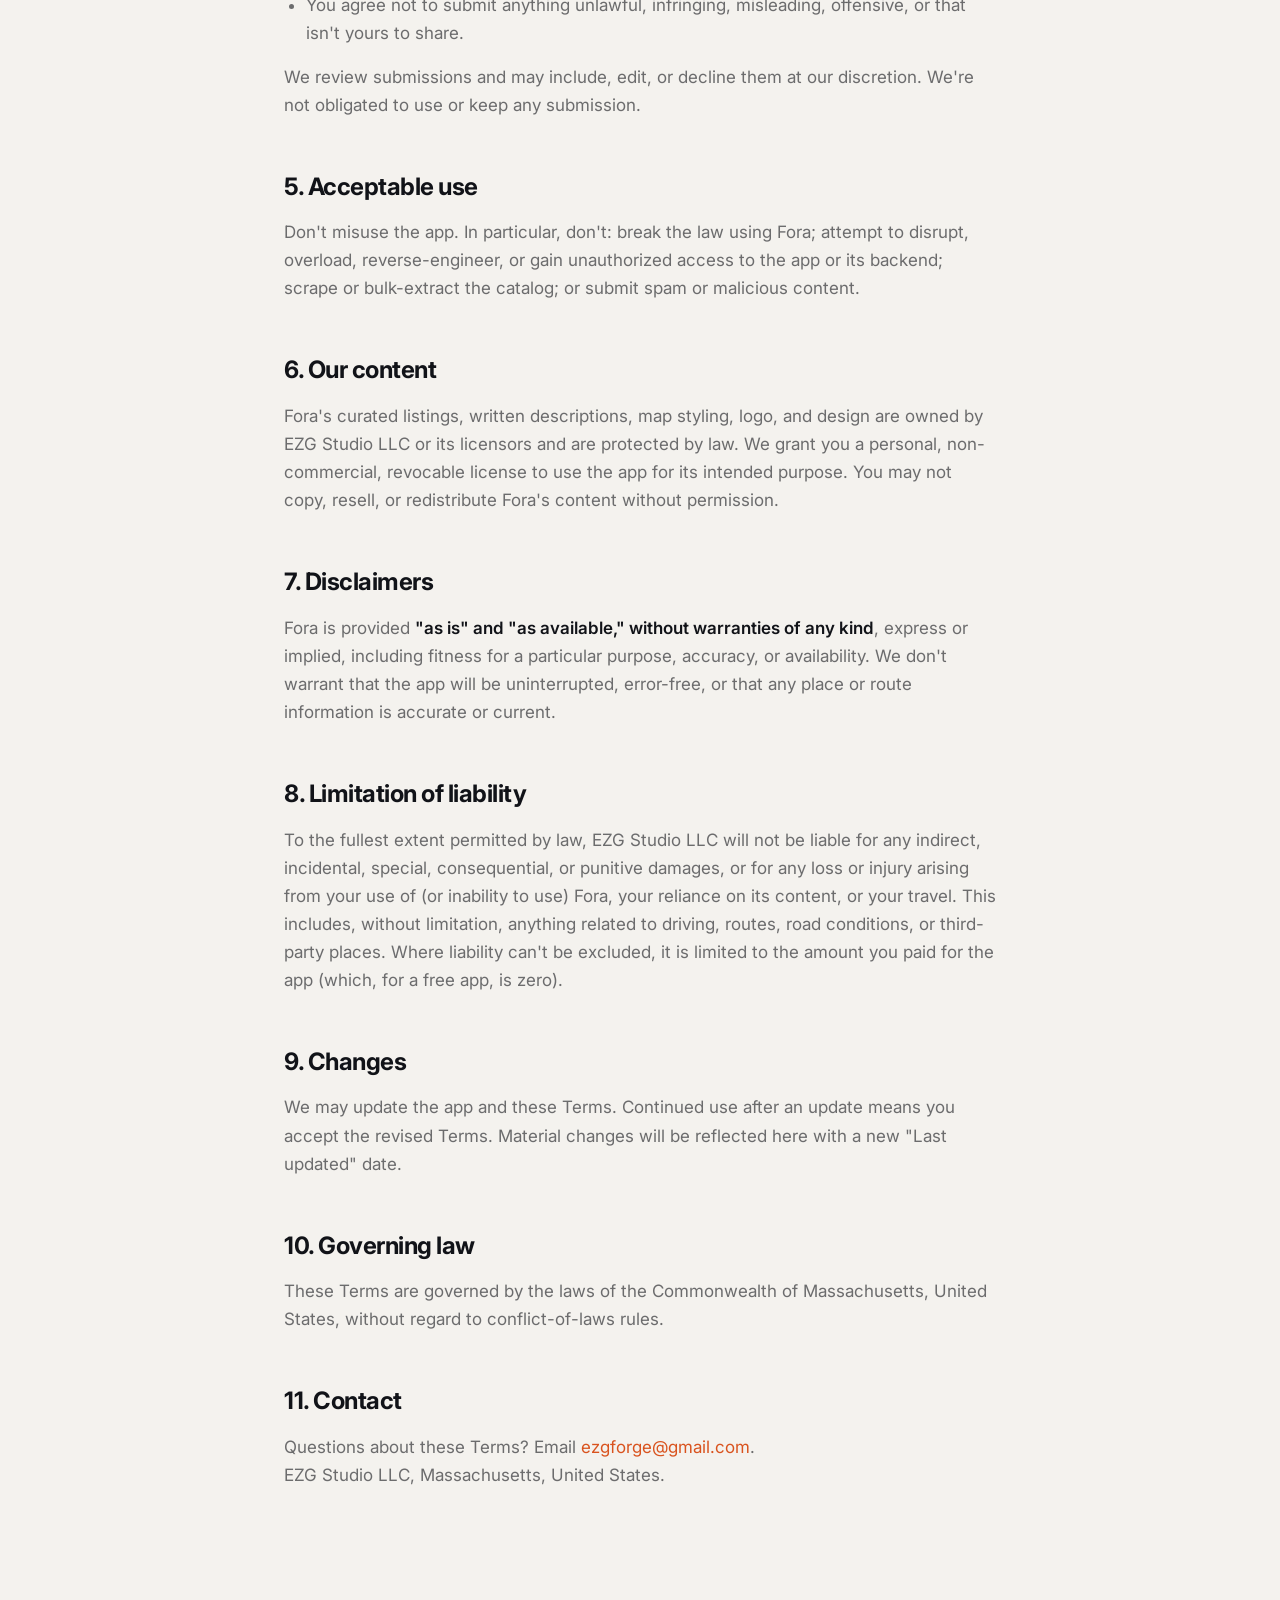
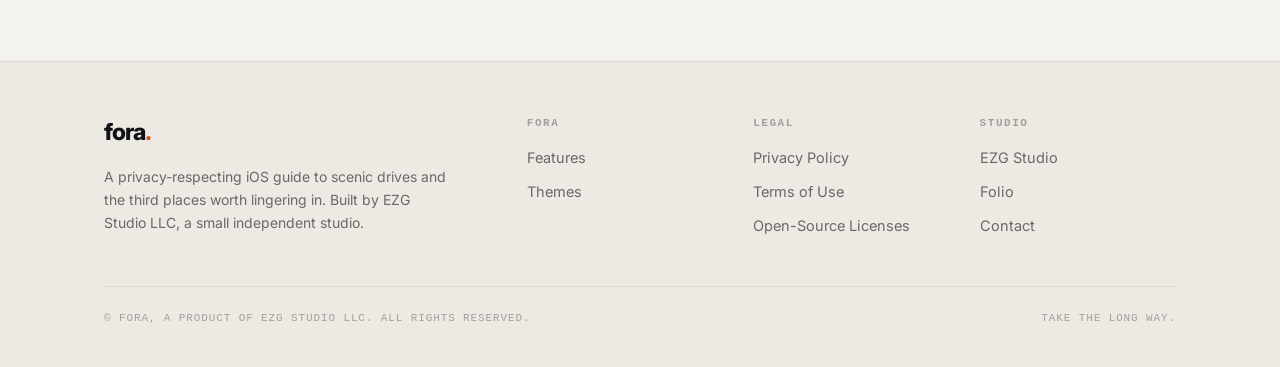
<file: fora/terms.html>
<!DOCTYPE html>
<html lang="en">
<head>
    <meta charset="UTF-8">
    <meta name="viewport" content="width=device-width, initial-scale=1.0">
    <title>Terms of Use — Fora</title>
    <meta name="description" content="The terms that govern your use of Fora, a product of EZG Studio LLC. Includes the driving-safety disclaimer.">
    <link rel="preconnect" href="https://fonts.googleapis.com">
    <link rel="preconnect" href="https://fonts.gstatic.com" crossorigin>
    <link href="https://fonts.googleapis.com/css2?family=Inter:wght@400;500;600;700;800&display=swap" rel="stylesheet">
    <link rel="stylesheet" href="style.css">
</head>
<body>

<nav>
  <div class="nav-in">
    <a class="brand mark" href="/fora/">fora<span class="dot">.</span></a>
    <div class="nav-links">
      <a href="/fora/" class="hide-sm">Home</a>
      <a href="privacy.html">Privacy</a>
      <a href="terms.html" class="active">Terms</a>
      <a href="/" class="hide-sm">EZG Studio</a>
    </div>
  </div>
</nav>

    <main>
        <header>
            <div class="eyebrow">Legal</div>
            <h1>Terms of Use</h1>
            <p class="last-updated">Last updated: October 18, 2026</p>
        </header>

        <p>Welcome to Fora. These Terms of Use ("Terms") govern your use of the Fora iOS app ("Fora," the "app"), operated by EZG Studio LLC ("we," "us"). By downloading or using Fora, you agree to these Terms. If you don't agree, please don't use the app.</p>

        <h2>1. What Fora is</h2>
        <p>Fora is an editorial discovery app. It suggests scenic drives and independent places to visit. The content is curated for inspiration and general information. <strong>It is not navigation, safety, or real-time road guidance, and it is not professional advice of any kind.</strong></p>

        <h2>2. Driving, road conditions &amp; your safety</h2>
        <p>This matters, so read it:</p>
        <ul>
            <li><strong>Do not interact with Fora while driving.</strong> Review routes before you set out, or have a passenger handle the app. Follow all traffic laws and give the road your full attention.</li>
            <li><strong>Routes are suggestions, not directions.</strong> Fora's drives are curated for scenery, not optimized or guaranteed for safety, legality, accessibility, or current conditions. Roads may be closed, seasonal, unpaved, private, or unsafe. Always use your own judgment and a proper navigation app for turn-by-turn directions.</li>
            <li><strong>Conditions change.</strong> Weather, construction, closures, and hazards are outside our knowledge and control. Check local conditions and advisories before traveling.</li>
            <li><strong>You are responsible for your trip.</strong> You travel at your own risk and are responsible for your vehicle, your route choices, and compliance with all laws.</li>
        </ul>

        <h2>3. Place &amp; business information</h2>
        <p>Listings for cafés, shops, farms, and other places are gathered from public sources and user suggestions. Hours, locations, offerings, and even whether a place is still open can be inaccurate or out of date. <strong>Confirm details directly with a business before relying on them.</strong> We don't endorse, and aren't responsible for, any third-party business.</p>

        <h2>4. Content you submit</h2>
        <p>Fora lets you suggest places and routes and flag/report listings. When you submit content:</p>
        <ul>
            <li>You confirm you have the right to share it and that it's accurate to the best of your knowledge.</li>
            <li>You grant EZG Studio LLC a non-exclusive, worldwide, royalty-free license to use, reproduce, adapt, and publish that content (including photos you attach) in Fora and related materials.</li>
            <li>You agree not to submit anything unlawful, infringing, misleading, offensive, or that isn't yours to share.</li>
        </ul>
        <p>We review submissions and may include, edit, or decline them at our discretion. We're not obligated to use or keep any submission.</p>

        <h2>5. Acceptable use</h2>
        <p>Don't misuse the app. In particular, don't: break the law using Fora; attempt to disrupt, overload, reverse-engineer, or gain unauthorized access to the app or its backend; scrape or bulk-extract the catalog; or submit spam or malicious content.</p>

        <h2>6. Our content</h2>
        <p>Fora's curated listings, written descriptions, map styling, logo, and design are owned by EZG Studio LLC or its licensors and are protected by law. We grant you a personal, non-commercial, revocable license to use the app for its intended purpose. You may not copy, resell, or redistribute Fora's content without permission.</p>

        <h2>7. Disclaimers</h2>
        <p>Fora is provided <strong>"as is" and "as available," without warranties of any kind</strong>, express or implied, including fitness for a particular purpose, accuracy, or availability. We don't warrant that the app will be uninterrupted, error-free, or that any place or route information is accurate or current.</p>

        <h2>8. Limitation of liability</h2>
        <p>To the fullest extent permitted by law, EZG Studio LLC will not be liable for any indirect, incidental, special, consequential, or punitive damages, or for any loss or injury arising from your use of (or inability to use) Fora, your reliance on its content, or your travel. This includes, without limitation, anything related to driving, routes, road conditions, or third-party places. Where liability can't be excluded, it is limited to the amount you paid for the app (which, for a free app, is zero).</p>

        <h2>9. Changes</h2>
        <p>We may update the app and these Terms. Continued use after an update means you accept the revised Terms. Material changes will be reflected here with a new "Last updated" date.</p>

        <h2>10. Governing law</h2>
        <p>These Terms are governed by the laws of the Commonwealth of Massachusetts, United States, without regard to conflict-of-laws rules.</p>

        <h2>11. Contact</h2>
        <p>Questions about these Terms? Email <a href="mailto:ezgforge@gmail.com">ezgforge@gmail.com</a>.<br>EZG Studio LLC, Massachusetts, United States.</p>

    </main>

<footer>
  <div class="foot-in">
    <div class="foot-grid">
      <div class="foot-brand">
        <a class="brand mark" href="/fora/">fora<span class="dot">.</span></a>
        <p>A privacy-respecting iOS guide to scenic drives and the third places worth lingering in. Built by EZG Studio LLC, a small independent studio.</p>
      </div>
      <div class="foot-col">
        <h4>Fora</h4>
        <a href="/fora/#features">Features</a>
        <a href="/fora/#themes">Themes</a>
      </div>
      <div class="foot-col">
        <h4>Legal</h4>
        <a href="privacy.html">Privacy Policy</a>
        <a href="terms.html">Terms of Use</a>
        <a href="licenses.html">Open-Source Licenses</a>
      </div>
      <div class="foot-col">
        <h4>Studio</h4>
        <a href="/">EZG Studio</a>
        <a href="/folio/">Folio</a>
        <a href="mailto:ezgforge@gmail.com">Contact</a>
      </div>
    </div>
    <div class="foot-bottom">
      <span>© Fora, a product of EZG Studio LLC. All rights reserved.</span>
      <span>Take the long way.</span>
    </div>
  </div>
</footer>
</body>
</html>
</file>
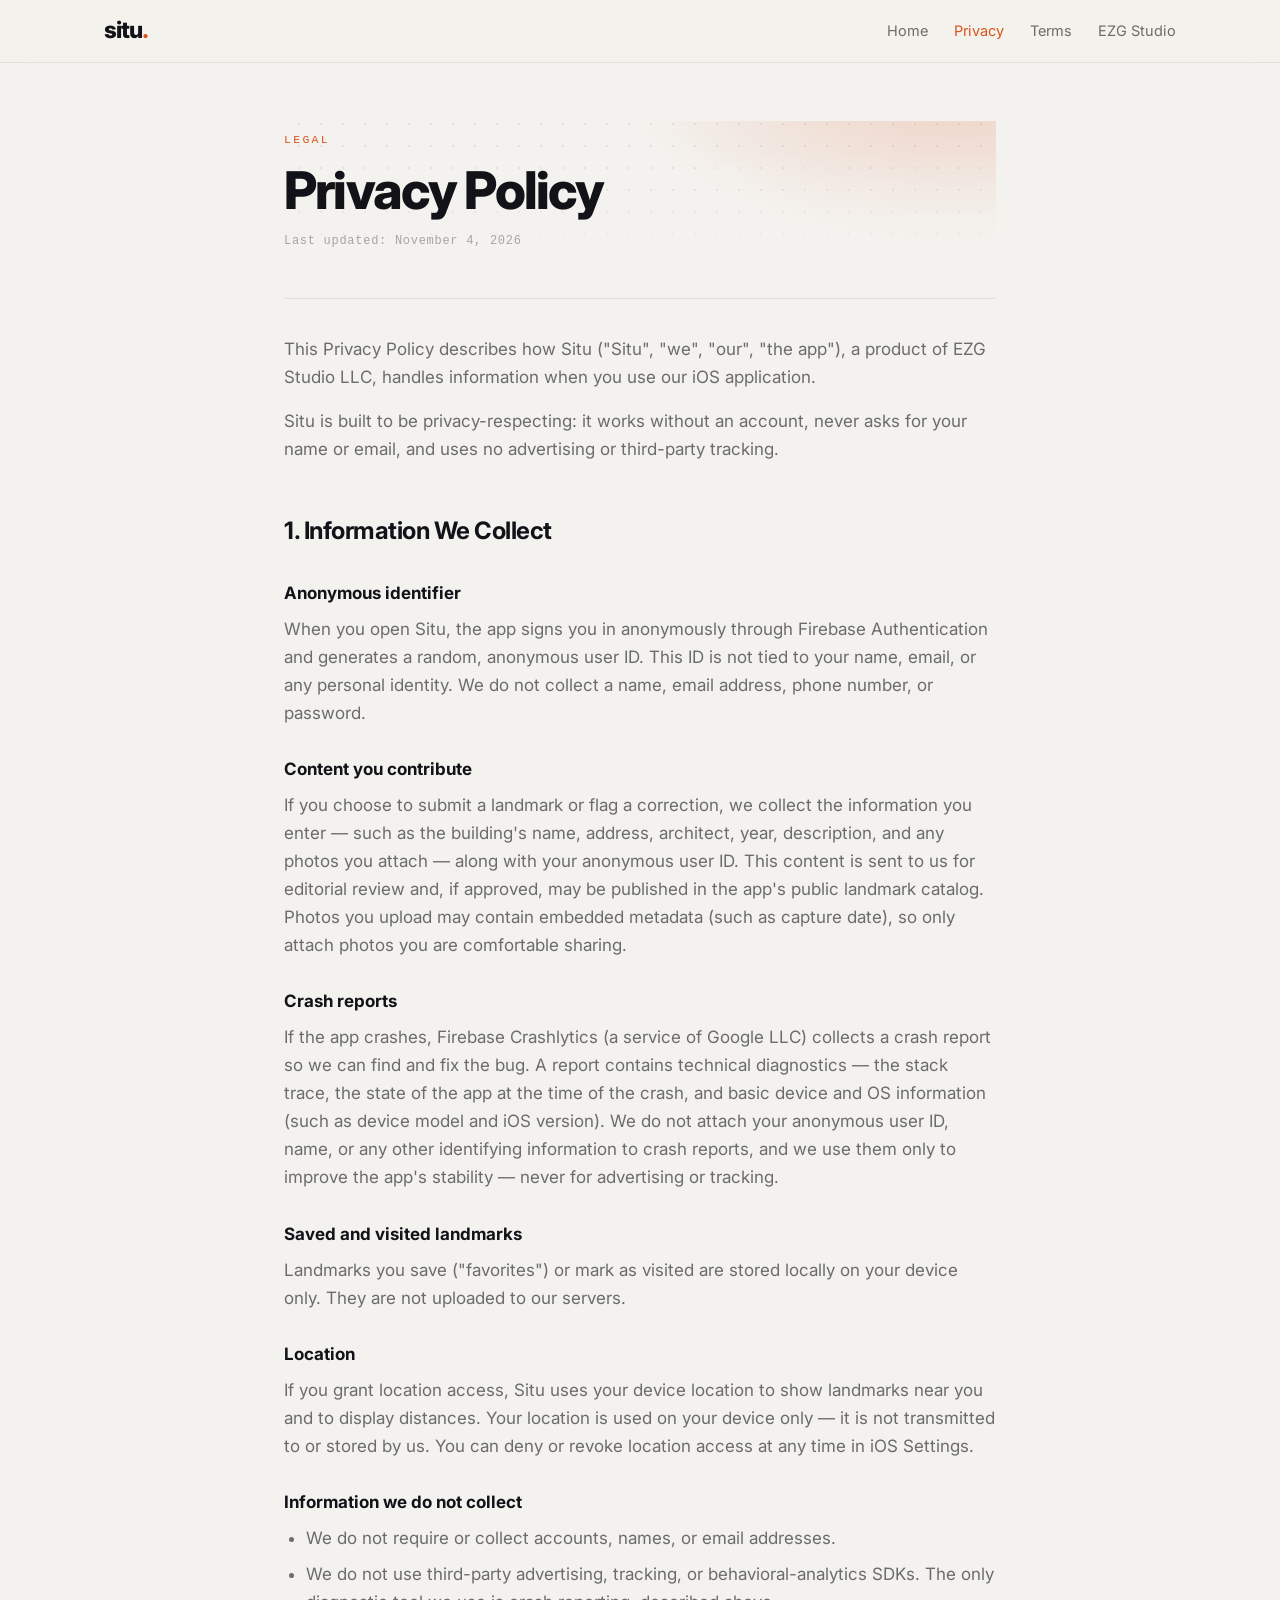
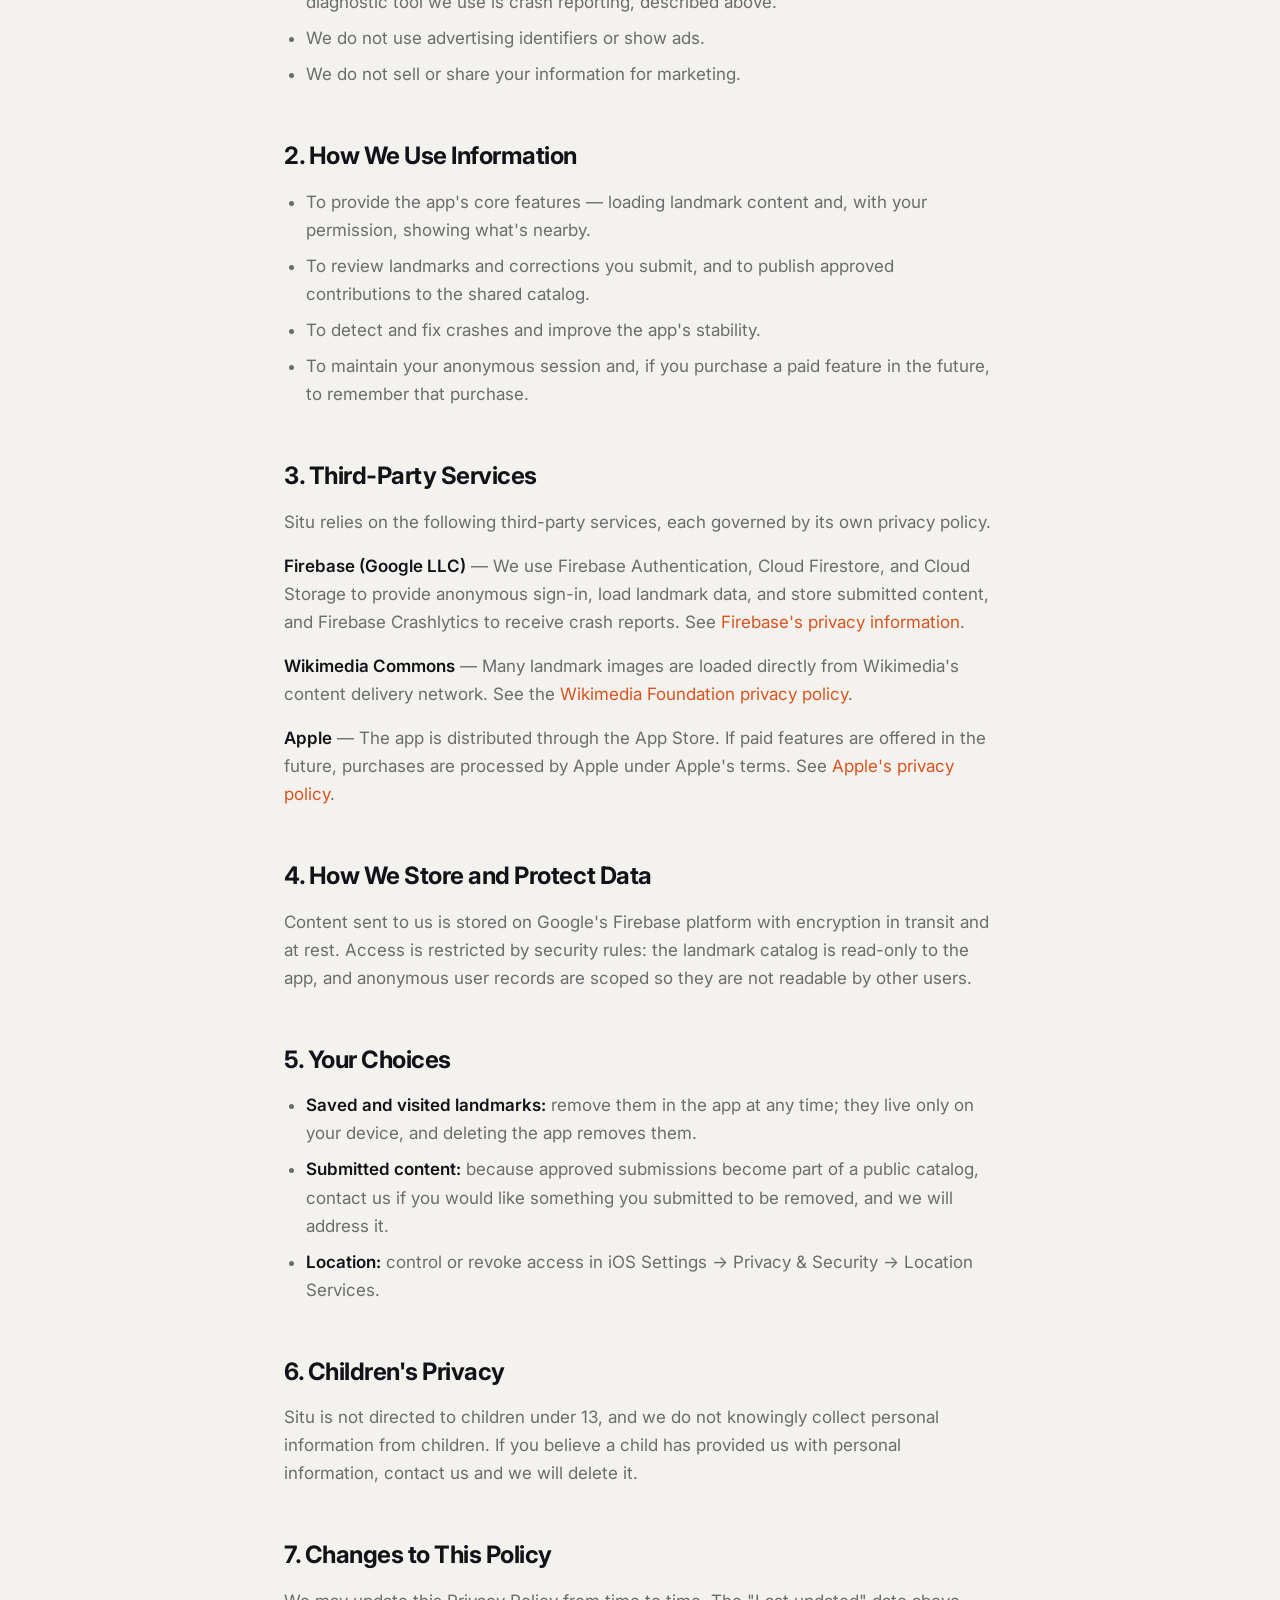
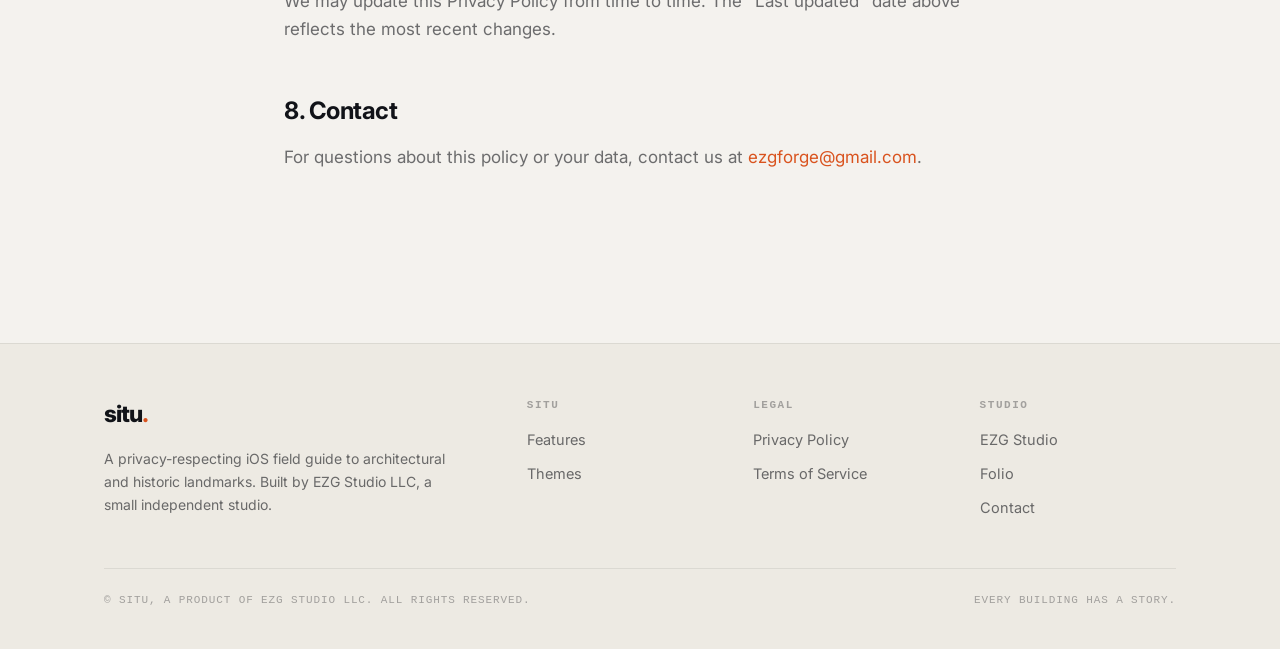
<file: situ/privacy.html>
<!DOCTYPE html>
<html lang="en">
<head>
    <meta charset="UTF-8">
    <meta name="viewport" content="width=device-width, initial-scale=1.0">
    <title>Privacy Policy — Situ</title>
    <meta name="description" content="How Situ handles information. Situ works without an account and uses no advertising or third-party tracking.">
    <link rel="preconnect" href="https://fonts.googleapis.com">
    <link rel="preconnect" href="https://fonts.gstatic.com" crossorigin>
    <link href="https://fonts.googleapis.com/css2?family=Inter:wght@400;500;600;700;800&display=swap" rel="stylesheet">
    <link rel="stylesheet" href="style.css">
</head>
<body>

<nav>
  <div class="nav-in">
    <a class="brand mark" href="/situ/">situ<span class="dot">.</span></a>
    <div class="nav-links">
      <a href="/situ/" class="hide-sm">Home</a>
      <a href="privacy.html" class="active">Privacy</a>
      <a href="terms.html">Terms</a>
      <a href="/" class="hide-sm">EZG Studio</a>
    </div>
  </div>
</nav>

    <main>
        <header>
            <div class="eyebrow">Legal</div>
            <h1>Privacy Policy</h1>
            <p class="last-updated">Last updated: November 4, 2026</p>
        </header>

        <p>This Privacy Policy describes how Situ ("Situ", "we", "our", "the app"), a product of EZG Studio LLC, handles information when you use our iOS application.</p>

        <p>Situ is built to be privacy-respecting: it works without an account, never asks for your name or email, and uses no advertising or third-party tracking.</p>

        <h2>1. Information We Collect</h2>

        <h3>Anonymous identifier</h3>
        <p>When you open Situ, the app signs you in anonymously through Firebase Authentication and generates a random, anonymous user ID. This ID is not tied to your name, email, or any personal identity. We do not collect a name, email address, phone number, or password.</p>

        <h3>Content you contribute</h3>
        <p>If you choose to submit a landmark or flag a correction, we collect the information you enter — such as the building's name, address, architect, year, description, and any photos you attach — along with your anonymous user ID. This content is sent to us for editorial review and, if approved, may be published in the app's public landmark catalog. Photos you upload may contain embedded metadata (such as capture date), so only attach photos you are comfortable sharing.</p>

        <h3>Crash reports</h3>
        <p>If the app crashes, Firebase Crashlytics (a service of Google LLC) collects a crash report so we can find and fix the bug. A report contains technical diagnostics — the stack trace, the state of the app at the time of the crash, and basic device and OS information (such as device model and iOS version). We do not attach your anonymous user ID, name, or any other identifying information to crash reports, and we use them only to improve the app's stability — never for advertising or tracking.</p>

        <h3>Saved and visited landmarks</h3>
        <p>Landmarks you save ("favorites") or mark as visited are stored locally on your device only. They are not uploaded to our servers.</p>

        <h3>Location</h3>
        <p>If you grant location access, Situ uses your device location to show landmarks near you and to display distances. Your location is used on your device only — it is not transmitted to or stored by us. You can deny or revoke location access at any time in iOS Settings.</p>

        <h3>Information we do not collect</h3>
        <ul>
            <li>We do not require or collect accounts, names, or email addresses.</li>
            <li>We do not use third-party advertising, tracking, or behavioral-analytics SDKs. The only diagnostic tool we use is crash reporting, described above.</li>
            <li>We do not use advertising identifiers or show ads.</li>
            <li>We do not sell or share your information for marketing.</li>
        </ul>

        <h2>2. How We Use Information</h2>
        <ul>
            <li>To provide the app's core features — loading landmark content and, with your permission, showing what's nearby.</li>
            <li>To review landmarks and corrections you submit, and to publish approved contributions to the shared catalog.</li>
            <li>To detect and fix crashes and improve the app's stability.</li>
            <li>To maintain your anonymous session and, if you purchase a paid feature in the future, to remember that purchase.</li>
        </ul>

        <h2>3. Third-Party Services</h2>
        <p>Situ relies on the following third-party services, each governed by its own privacy policy.</p>

        <p><strong>Firebase (Google LLC)</strong> — We use Firebase Authentication, Cloud Firestore, and Cloud Storage to provide anonymous sign-in, load landmark data, and store submitted content, and Firebase Crashlytics to receive crash reports. See <a href="https://firebase.google.com/support/privacy">Firebase's privacy information</a>.</p>

        <p><strong>Wikimedia Commons</strong> — Many landmark images are loaded directly from Wikimedia's content delivery network. See the <a href="https://foundation.wikimedia.org/wiki/Policy:Privacy_policy">Wikimedia Foundation privacy policy</a>.</p>

        <p><strong>Apple</strong> — The app is distributed through the App Store. If paid features are offered in the future, purchases are processed by Apple under Apple's terms. See <a href="https://www.apple.com/legal/privacy/">Apple's privacy policy</a>.</p>

        <h2>4. How We Store and Protect Data</h2>
        <p>Content sent to us is stored on Google's Firebase platform with encryption in transit and at rest. Access is restricted by security rules: the landmark catalog is read-only to the app, and anonymous user records are scoped so they are not readable by other users.</p>

        <h2>5. Your Choices</h2>
        <ul>
            <li><strong>Saved and visited landmarks:</strong> remove them in the app at any time; they live only on your device, and deleting the app removes them.</li>
            <li><strong>Submitted content:</strong> because approved submissions become part of a public catalog, contact us if you would like something you submitted to be removed, and we will address it.</li>
            <li><strong>Location:</strong> control or revoke access in iOS Settings → Privacy &amp; Security → Location Services.</li>
        </ul>

        <h2>6. Children's Privacy</h2>
        <p>Situ is not directed to children under 13, and we do not knowingly collect personal information from children. If you believe a child has provided us with personal information, contact us and we will delete it.</p>

        <h2>7. Changes to This Policy</h2>
        <p>We may update this Privacy Policy from time to time. The "Last updated" date above reflects the most recent changes.</p>

        <h2>8. Contact</h2>
        <p>For questions about this policy or your data, contact us at <a href="mailto:ezgforge@gmail.com">ezgforge@gmail.com</a>.</p>

    </main>

<footer>
  <div class="foot-in">
    <div class="foot-grid">
      <div class="foot-brand">
        <a class="brand mark" href="/situ/">situ<span class="dot">.</span></a>
        <p>A privacy-respecting iOS field guide to architectural and historic landmarks. Built by EZG Studio LLC, a small independent studio.</p>
      </div>
      <div class="foot-col">
        <h4>Situ</h4>
        <a href="/situ/#features">Features</a>
        <a href="/situ/#themes">Themes</a>
      </div>
      <div class="foot-col">
        <h4>Legal</h4>
        <a href="privacy.html">Privacy Policy</a>
        <a href="terms.html">Terms of Service</a>
      </div>
      <div class="foot-col">
        <h4>Studio</h4>
        <a href="/">EZG Studio</a>
        <a href="/folio/">Folio</a>
        <a href="mailto:ezgforge@gmail.com">Contact</a>
      </div>
    </div>
    <div class="foot-bottom">
      <span>© Situ, a product of EZG Studio LLC. All rights reserved.</span>
      <span>Every building has a story.</span>
    </div>
  </div>
</footer>
</body>
</html>
</file>
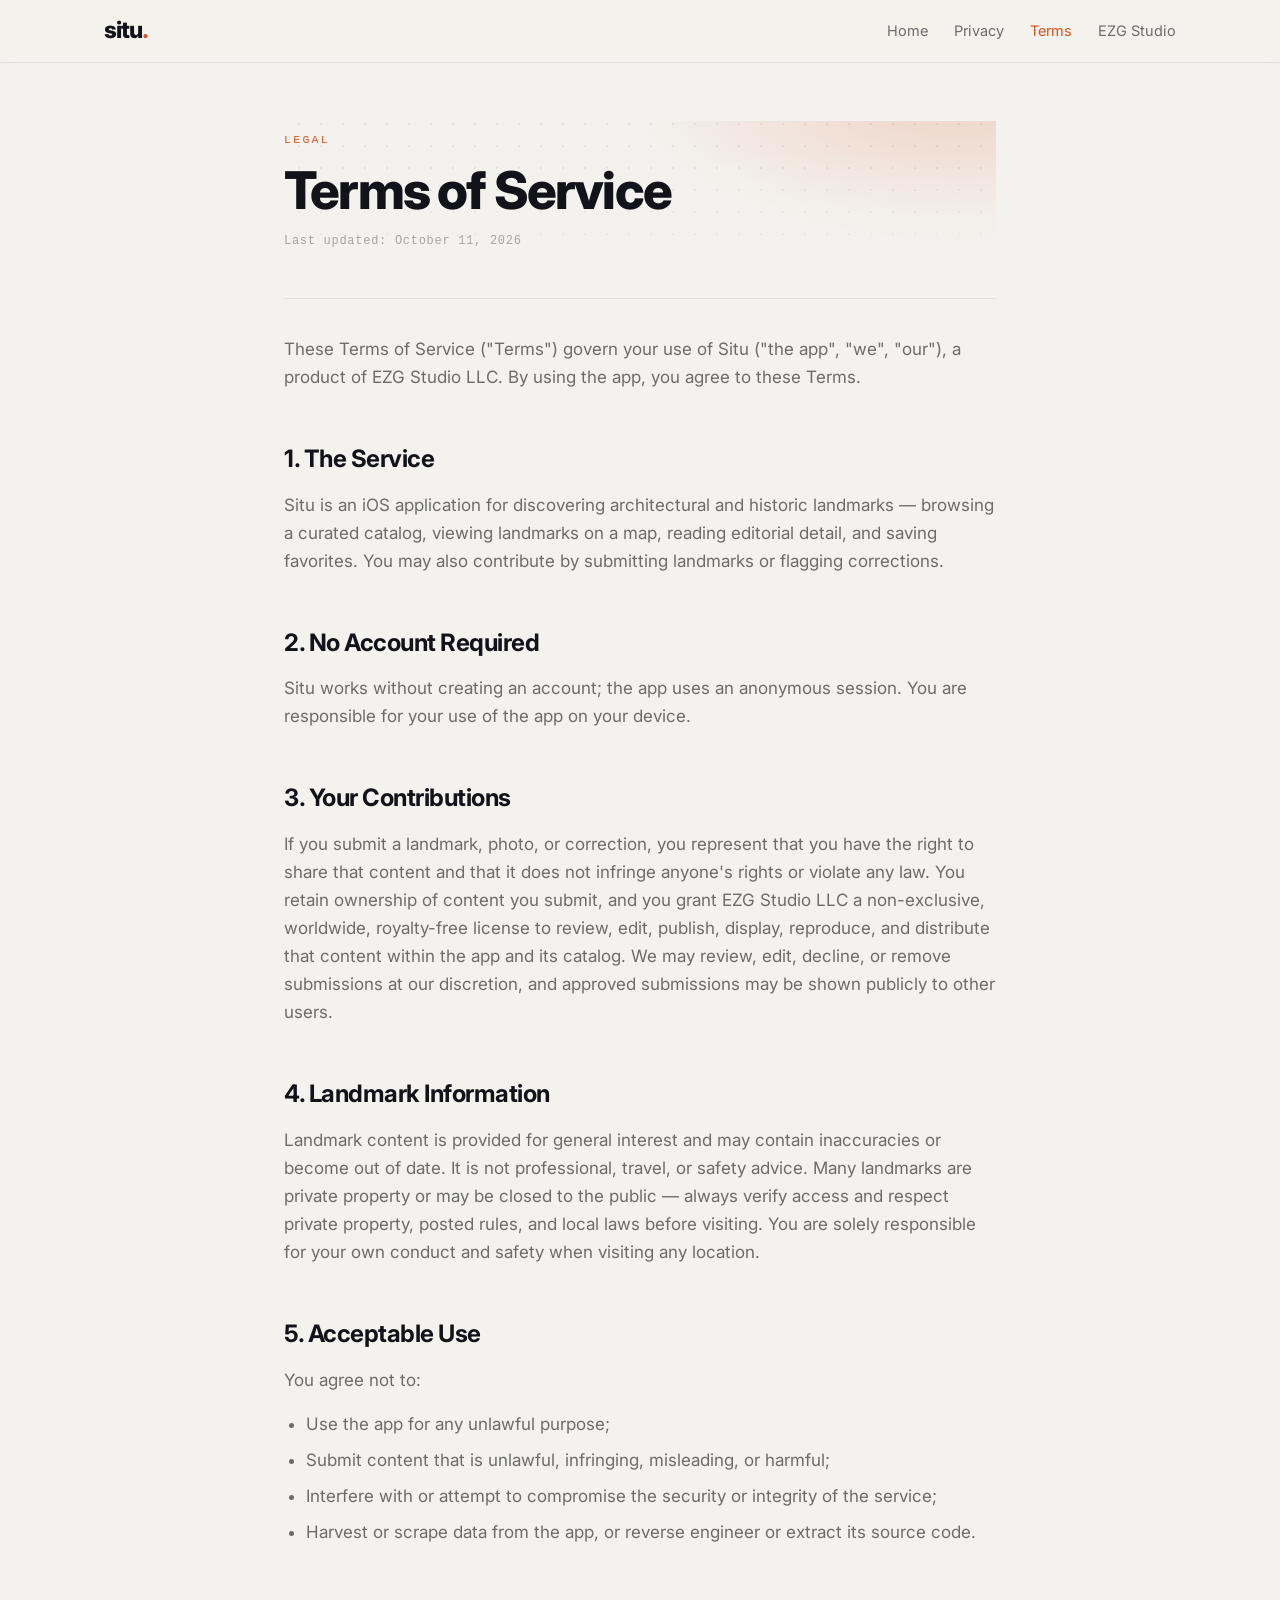
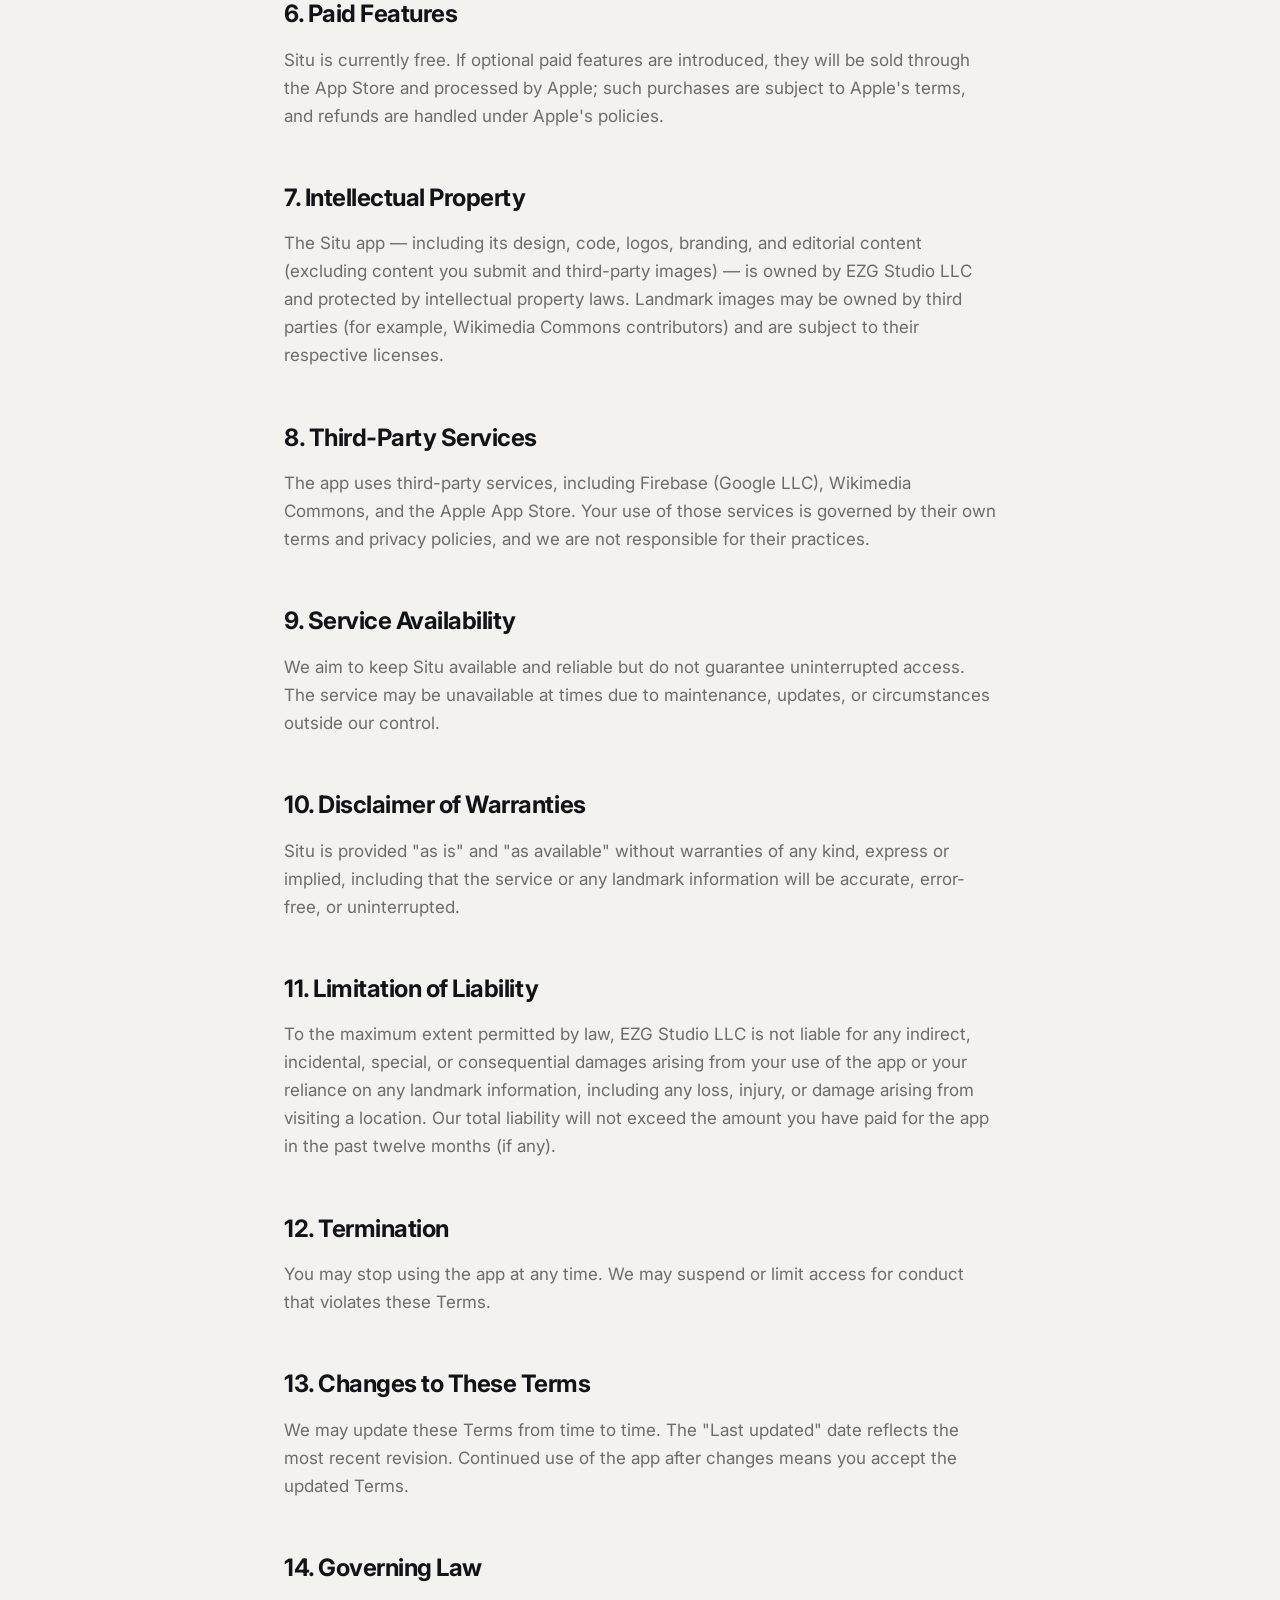
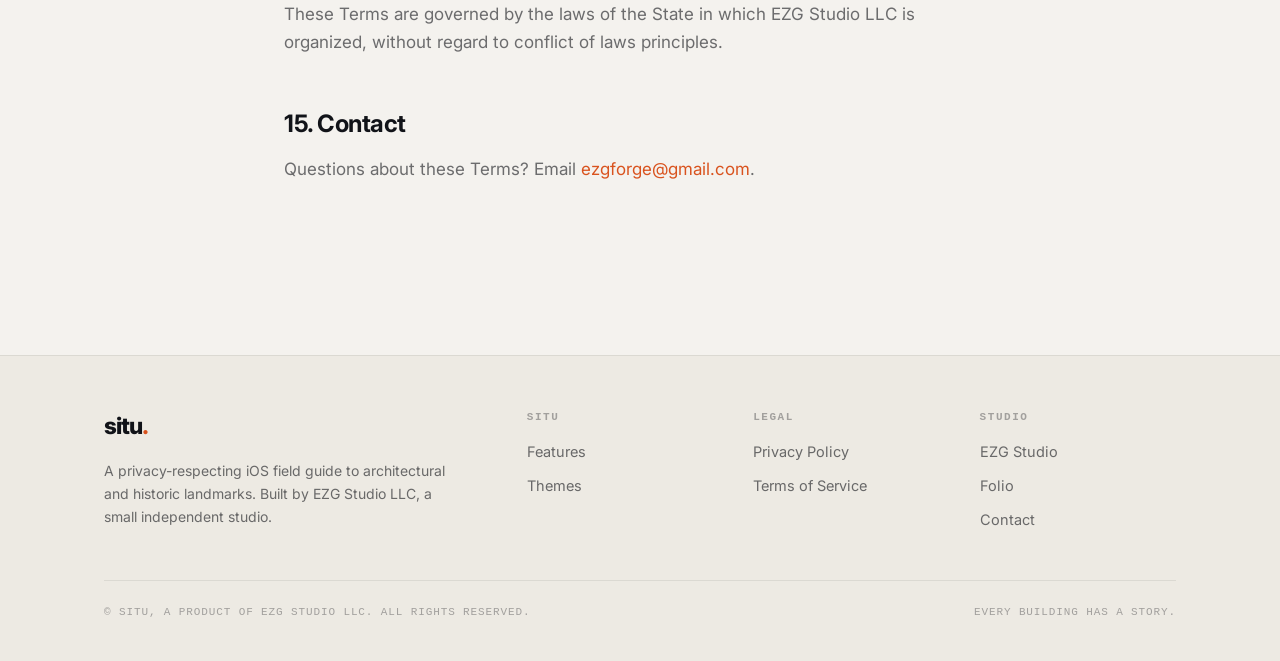
<file: situ/terms.html>
<!DOCTYPE html>
<html lang="en">
<head>
    <meta charset="UTF-8">
    <meta name="viewport" content="width=device-width, initial-scale=1.0">
    <title>Terms of Service — Situ</title>
    <meta name="description" content="The terms that govern your use of Situ, a product of EZG Studio LLC.">
    <link rel="preconnect" href="https://fonts.googleapis.com">
    <link rel="preconnect" href="https://fonts.gstatic.com" crossorigin>
    <link href="https://fonts.googleapis.com/css2?family=Inter:wght@400;500;600;700;800&display=swap" rel="stylesheet">
    <link rel="stylesheet" href="style.css">
</head>
<body>

<nav>
  <div class="nav-in">
    <a class="brand mark" href="/situ/">situ<span class="dot">.</span></a>
    <div class="nav-links">
      <a href="/situ/" class="hide-sm">Home</a>
      <a href="privacy.html">Privacy</a>
      <a href="terms.html" class="active">Terms</a>
      <a href="/" class="hide-sm">EZG Studio</a>
    </div>
  </div>
</nav>

    <main>
        <header>
            <div class="eyebrow">Legal</div>
            <h1>Terms of Service</h1>
            <p class="last-updated">Last updated: October 11, 2026</p>
        </header>

        <p>These Terms of Service ("Terms") govern your use of Situ ("the app", "we", "our"), a product of EZG Studio LLC. By using the app, you agree to these Terms.</p>

        <h2>1. The Service</h2>
        <p>Situ is an iOS application for discovering architectural and historic landmarks — browsing a curated catalog, viewing landmarks on a map, reading editorial detail, and saving favorites. You may also contribute by submitting landmarks or flagging corrections.</p>

        <h2>2. No Account Required</h2>
        <p>Situ works without creating an account; the app uses an anonymous session. You are responsible for your use of the app on your device.</p>

        <h2>3. Your Contributions</h2>
        <p>If you submit a landmark, photo, or correction, you represent that you have the right to share that content and that it does not infringe anyone's rights or violate any law. You retain ownership of content you submit, and you grant EZG Studio LLC a non-exclusive, worldwide, royalty-free license to review, edit, publish, display, reproduce, and distribute that content within the app and its catalog. We may review, edit, decline, or remove submissions at our discretion, and approved submissions may be shown publicly to other users.</p>

        <h2>4. Landmark Information</h2>
        <p>Landmark content is provided for general interest and may contain inaccuracies or become out of date. It is not professional, travel, or safety advice. Many landmarks are private property or may be closed to the public — always verify access and respect private property, posted rules, and local laws before visiting. You are solely responsible for your own conduct and safety when visiting any location.</p>

        <h2>5. Acceptable Use</h2>
        <p>You agree not to:</p>
        <ul>
            <li>Use the app for any unlawful purpose;</li>
            <li>Submit content that is unlawful, infringing, misleading, or harmful;</li>
            <li>Interfere with or attempt to compromise the security or integrity of the service;</li>
            <li>Harvest or scrape data from the app, or reverse engineer or extract its source code.</li>
        </ul>

        <h2>6. Paid Features</h2>
        <p>Situ is currently free. If optional paid features are introduced, they will be sold through the App Store and processed by Apple; such purchases are subject to Apple's terms, and refunds are handled under Apple's policies.</p>

        <h2>7. Intellectual Property</h2>
        <p>The Situ app — including its design, code, logos, branding, and editorial content (excluding content you submit and third-party images) — is owned by EZG Studio LLC and protected by intellectual property laws. Landmark images may be owned by third parties (for example, Wikimedia Commons contributors) and are subject to their respective licenses.</p>

        <h2>8. Third-Party Services</h2>
        <p>The app uses third-party services, including Firebase (Google LLC), Wikimedia Commons, and the Apple App Store. Your use of those services is governed by their own terms and privacy policies, and we are not responsible for their practices.</p>

        <h2>9. Service Availability</h2>
        <p>We aim to keep Situ available and reliable but do not guarantee uninterrupted access. The service may be unavailable at times due to maintenance, updates, or circumstances outside our control.</p>

        <h2>10. Disclaimer of Warranties</h2>
        <p>Situ is provided "as is" and "as available" without warranties of any kind, express or implied, including that the service or any landmark information will be accurate, error-free, or uninterrupted.</p>

        <h2>11. Limitation of Liability</h2>
        <p>To the maximum extent permitted by law, EZG Studio LLC is not liable for any indirect, incidental, special, or consequential damages arising from your use of the app or your reliance on any landmark information, including any loss, injury, or damage arising from visiting a location. Our total liability will not exceed the amount you have paid for the app in the past twelve months (if any).</p>

        <h2>12. Termination</h2>
        <p>You may stop using the app at any time. We may suspend or limit access for conduct that violates these Terms.</p>

        <h2>13. Changes to These Terms</h2>
        <p>We may update these Terms from time to time. The "Last updated" date reflects the most recent revision. Continued use of the app after changes means you accept the updated Terms.</p>

        <h2>14. Governing Law</h2>
        <p>These Terms are governed by the laws of the State in which EZG Studio LLC is organized, without regard to conflict of laws principles.</p>

        <h2>15. Contact</h2>
        <p>Questions about these Terms? Email <a href="mailto:ezgforge@gmail.com">ezgforge@gmail.com</a>.</p>

    </main>

<footer>
  <div class="foot-in">
    <div class="foot-grid">
      <div class="foot-brand">
        <a class="brand mark" href="/situ/">situ<span class="dot">.</span></a>
        <p>A privacy-respecting iOS field guide to architectural and historic landmarks. Built by EZG Studio LLC, a small independent studio.</p>
      </div>
      <div class="foot-col">
        <h4>Situ</h4>
        <a href="/situ/#features">Features</a>
        <a href="/situ/#themes">Themes</a>
      </div>
      <div class="foot-col">
        <h4>Legal</h4>
        <a href="privacy.html">Privacy Policy</a>
        <a href="terms.html">Terms of Service</a>
      </div>
      <div class="foot-col">
        <h4>Studio</h4>
        <a href="/">EZG Studio</a>
        <a href="/folio/">Folio</a>
        <a href="mailto:ezgforge@gmail.com">Contact</a>
      </div>
    </div>
    <div class="foot-bottom">
      <span>© Situ, a product of EZG Studio LLC. All rights reserved.</span>
      <span>Every building has a story.</span>
    </div>
  </div>
</footer>
</body>
</html>
</file>
<file: folio/style.css>
/* Folio — shared styles for legal pages, matched to the landing page */
:root{
  --bg:#efe8d8;          /* warm paper */
  --bg-deep:#e7ddc8;
  --card:#fffdf7;
  --ink:#1f1a14;
  --mid:#4e4539;
  --mute:#8f8575;
  --line:#e3d6b6;
  --rust:#b5432f;
  --rust-deep:#95331f;
  --maxw:760px;
}

*{box-sizing:border-box;}
html{-webkit-text-size-adjust:100%; scroll-behavior:smooth;}
body{
  margin:0; background:var(--bg); color:var(--ink);
  font-family:"Jost","Helvetica Neue",Arial,sans-serif;
  font-size:17px; line-height:1.68; -webkit-font-smoothing:antialiased;
}
img{max-width:100%; height:auto; display:block;}
h1,h2,h3{font-family:"Fraunces",Georgia,serif; line-height:1.14; letter-spacing:-.01em; color:var(--ink);}

/* ---------- Nav (matches landing) ---------- */
nav{
  position:sticky; top:0; z-index:50;
  background:rgba(239,232,216,.82); backdrop-filter:blur(12px);
  border-bottom:1px solid rgba(227,214,182,.6);
}
.nav-in{
  max-width:1140px; margin:0 auto; padding:0 24px; height:66px;
  display:flex; align-items:center; justify-content:space-between;
}
.brand{display:flex; align-items:center; gap:11px; font-family:"Fraunces",serif; font-weight:600; font-size:22px; text-decoration:none; color:var(--ink);}
.brand img{width:34px; height:34px; border-radius:9px;}
.nav-links{display:flex; align-items:center; gap:28px;}
.nav-links a{font-size:15px; text-decoration:none; color:var(--mid); transition:color .15s;}
.nav-links a:hover,.nav-links a.active{color:var(--rust);}
@media(max-width:620px){ .nav-links a.hide-sm{display:none;} }

/* ---------- Content ---------- */
main{max-width:var(--maxw); margin:0 auto; padding:56px 24px 80px;}

header{border-bottom:1px solid var(--line); padding-bottom:30px; margin-bottom:36px;}
.eyebrow{
  font-family:"Jost",sans-serif; font-size:13px; font-weight:600;
  letter-spacing:.22em; text-transform:uppercase; color:var(--rust); margin-bottom:12px;
}
h1{font-size:clamp(36px,6vw,50px); font-weight:600; margin:0;}
.last-updated{font-size:13.5px; color:var(--mute); margin-top:12px;}
.subtitle{font-style:italic; color:var(--mid); margin:0;}

h2{font-size:25px; font-weight:600; margin:46px 0 12px;}
h3{font-size:18px; font-weight:600; margin:26px 0 8px; font-family:"Jost",sans-serif;}
p,ul,ol{color:var(--mid); margin:0 0 16px;}
ul,ol{padding-left:22px;}
li{margin-bottom:8px;}
strong{color:var(--ink); font-weight:600;}

a{color:var(--rust); text-decoration:none; border-bottom:1px solid transparent; transition:border-color .15s;}
a:hover{border-bottom-color:var(--rust);}

/* ---------- Footer (matches landing) ---------- */
footer{background:var(--bg-deep); border-top:1px solid var(--line); padding:48px 0 38px; margin-top:72px;}
.foot-in{max-width:1140px; margin:0 auto; padding:0 24px;}
.foot-grid{display:grid; grid-template-columns:2fr 1fr 1fr 1fr; gap:30px;}
.foot-brand .brand{margin-bottom:12px;}
.foot-brand p{font-size:14px; color:var(--mute); max-width:24em; margin:0;}
.foot-col h4{font-family:"Jost",sans-serif; font-size:12px; letter-spacing:.12em; text-transform:uppercase; color:var(--mute); margin:0 0 14px;}
.foot-col a{display:block; font-size:15px; color:var(--mid); text-decoration:none; margin-bottom:10px; border:none;}
.foot-col a:hover{color:var(--rust);}
.foot-bottom{
  max-width:1140px; margin:38px auto 0; padding:22px 24px 0;
  border-top:1px solid var(--line);
  display:flex; justify-content:space-between; gap:14px; flex-wrap:wrap;
  font-size:13px; color:var(--mute);
}
@media(max-width:760px){ .foot-grid{grid-template-columns:1fr 1fr;} .foot-brand{grid-column:1/-1;} }
</file>
<file: fora/style.css>
/* Fora — legal page styles, matched to the Fora app landing page (/fora/).
   Theme: First Light (default). Signature motif: a topographic contour field
   with an accent-tinted halo (assets/topo.svg). */
:root{
  --bg:#F4F2EE; --surface:#FFFFFF; --surf2:#EDEAE3;
  --text:#111318; --mute:rgba(17,19,24,.60); --faint:rgba(17,19,24,.34);
  --line:rgba(17,19,24,.12); --hair:rgba(17,19,24,.08);
  --accent:#D9531E;
  --glass:rgba(244,242,238,.72);
  --sans:-apple-system,BlinkMacSystemFont,'Inter',system-ui,'Helvetica Neue',Arial,sans-serif;
  --mono:'SF Mono',ui-monospace,'JetBrains Mono','Courier New',monospace;
  --maxw:760px;
}
@media (prefers-color-scheme:dark){
  :root{
    --bg:#111318; --surface:#16181E; --surf2:#1C1F26;
    --text:#F2F0EC; --mute:rgba(242,240,236,.62); --faint:rgba(242,240,236,.36);
    --line:rgba(242,240,236,.14); --hair:rgba(242,240,236,.08);
    --accent:#F07C20;
    --glass:rgba(17,19,24,.72);
  }
}
*{box-sizing:border-box;}
html{-webkit-text-size-adjust:100%; scroll-behavior:smooth;}
body{margin:0; background:var(--bg); color:var(--text);
  font-family:var(--sans); font-size:17px; line-height:1.65; -webkit-font-smoothing:antialiased;}
img{max-width:100%; height:auto; display:block;}
a{color:var(--accent); text-decoration:none;}
.mark{font-weight:800; letter-spacing:-.04em;}
.mark .dot{color:var(--accent);}

/* ---------- Nav (matches landing) ---------- */
nav{position:sticky; top:0; z-index:60; background:var(--glass);
  backdrop-filter:saturate(180%) blur(14px); -webkit-backdrop-filter:saturate(180%) blur(14px);
  border-bottom:1px solid var(--hair);}
.nav-in{max-width:1120px; margin:0 auto; padding:0 24px; height:62px;
  display:flex; align-items:center; justify-content:space-between;}
.brand{font-size:23px; color:var(--text);}
.nav-links{display:flex; align-items:center; gap:26px;}
.nav-links a{font-size:14.5px; color:var(--mute); transition:color .15s;}
.nav-links a:hover,.nav-links a.active{color:var(--accent);}
@media(max-width:620px){ .nav-links a.hide-sm{display:none;} }

/* ---------- Content ---------- */
main{max-width:var(--maxw); margin:0 auto; padding:58px 24px 84px;}

header{position:relative; overflow:hidden; border-bottom:1px solid var(--hair);
  padding:10px 0 30px; margin-bottom:36px;}
header::before{content:""; position:absolute; inset:-40px -60px 0 -60px; z-index:0; pointer-events:none;
  background:url(assets/topo.svg) right -40px top -120px / 1100px auto no-repeat; opacity:.13;
  -webkit-mask-image:linear-gradient(to bottom, #000 35%, transparent);
  mask-image:linear-gradient(to bottom, #000 35%, transparent);}
header::after{content:""; position:absolute; inset:-30px -60px 0 -60px; z-index:0; pointer-events:none;
  background:radial-gradient(55% 130% at 92% -10%, color-mix(in srgb,var(--accent) 22%, transparent), transparent 70%);}
@media (prefers-color-scheme:dark){ header::before{opacity:.17;} }
header>*{position:relative; z-index:1;}
.eyebrow{font-family:var(--mono); font-size:11.5px; font-weight:500;
  letter-spacing:.2em; text-transform:uppercase; color:var(--accent); margin-bottom:14px;}
h1{font-size:clamp(36px,6vw,52px); font-weight:800; letter-spacing:-.035em; line-height:1.04; margin:0;}
.last-updated{font-family:var(--mono); font-size:12px; letter-spacing:.06em; color:var(--faint); margin-top:14px;}

h1,h2,h3{color:var(--text);}
h2{font-size:24px; font-weight:700; letter-spacing:-.02em; margin:48px 0 12px;}
h3{font-size:17px; font-weight:700; margin:28px 0 8px;}
p,ul,ol{color:var(--mute); margin:0 0 16px;}
ul,ol{padding-left:22px;}
li{margin-bottom:8px;}
strong{color:var(--text); font-weight:600;}
a{border-bottom:1px solid transparent; transition:border-color .15s;}
a:hover{border-bottom-color:var(--accent);}

/* ---------- Footer (matches landing) ---------- */
footer{background:var(--surf2); border-top:1px solid var(--hair); padding:52px 0 40px; margin-top:72px;}
.foot-in{max-width:1120px; margin:0 auto; padding:0 24px;}
.foot-grid{display:grid; grid-template-columns:2fr 1fr 1fr 1fr; gap:30px;}
.foot-brand .brand{font-size:23px; display:inline-block;}
.foot-brand p{font-size:14px; color:var(--mute); max-width:25em; margin:12px 0 0;}
.foot-col h4{font-family:var(--mono); font-size:11px; letter-spacing:.14em; text-transform:uppercase;
  color:var(--faint); margin:0 0 14px;}
.foot-col a{display:block; font-size:14.5px; color:var(--mute); margin-bottom:10px; border:none;}
.foot-col a:hover{color:var(--accent);}
.foot-bottom{display:flex; justify-content:space-between; gap:14px; flex-wrap:wrap;
  margin-top:38px; padding-top:22px; border-top:1px solid var(--hair);
  font-family:var(--mono); font-size:11px; letter-spacing:.08em; text-transform:uppercase; color:var(--faint);}
@media(max-width:760px){ .foot-grid{grid-template-columns:1fr 1fr;} .foot-brand{grid-column:1/-1;} }
</file>
<file: situ/style.css>
/* Situ — legal page styles, matched to the Situ app landing page (/situ/). */
:root{
  --bg:#F4F2EE; --surface:#FFFFFF; --surf2:#EDEAE3;
  --text:#111318; --mute:rgba(17,19,24,.60); --faint:rgba(17,19,24,.34);
  --line:rgba(17,19,24,.12); --hair:rgba(17,19,24,.08);
  --accent:#D9531E;
  --glass:rgba(244,242,238,.72);
  --sans:-apple-system,BlinkMacSystemFont,'Inter',system-ui,'Helvetica Neue',Arial,sans-serif;
  --mono:'SF Mono',ui-monospace,'JetBrains Mono','Courier New',monospace;
  --maxw:760px;
}
@media (prefers-color-scheme:dark){
  :root{
    --bg:#111318; --surface:#16181E; --surf2:#1C1F26;
    --text:#F2F0EC; --mute:rgba(242,240,236,.62); --faint:rgba(242,240,236,.36);
    --line:rgba(242,240,236,.14); --hair:rgba(242,240,236,.08);
    --accent:#F07C20;
    --glass:rgba(17,19,24,.72);
  }
}
*{box-sizing:border-box;}
html{-webkit-text-size-adjust:100%; scroll-behavior:smooth;}
body{margin:0; background:var(--bg); color:var(--text);
  font-family:var(--sans); font-size:17px; line-height:1.65; -webkit-font-smoothing:antialiased;}
img{max-width:100%; height:auto; display:block;}
a{color:var(--accent); text-decoration:none;}
.mark{font-weight:800; letter-spacing:-.04em;}
.mark .dot{color:var(--accent);}

/* ---------- Nav (matches landing) ---------- */
nav{position:sticky; top:0; z-index:60; background:var(--glass);
  backdrop-filter:saturate(180%) blur(14px); -webkit-backdrop-filter:saturate(180%) blur(14px);
  border-bottom:1px solid var(--hair);}
.nav-in{max-width:1120px; margin:0 auto; padding:0 24px; height:62px;
  display:flex; align-items:center; justify-content:space-between;}
.brand{font-size:23px; color:var(--text);}
.nav-links{display:flex; align-items:center; gap:26px;}
.nav-links a{font-size:14.5px; color:var(--mute); transition:color .15s;}
.nav-links a:hover,.nav-links a.active{color:var(--accent);}
@media(max-width:620px){ .nav-links a.hide-sm{display:none;} }

/* ---------- Content ---------- */
main{max-width:var(--maxw); margin:0 auto; padding:58px 24px 84px;}

header{position:relative; overflow:hidden; border-bottom:1px solid var(--hair);
  padding:10px 0 30px; margin-bottom:36px;}
header::before{content:""; position:absolute; inset:-30px -40px 0 -40px; z-index:0; pointer-events:none;
  background-image:
    radial-gradient(60% 120% at 90% -10%, color-mix(in srgb,var(--accent) 22%, transparent), transparent 70%),
    radial-gradient(circle at center, color-mix(in srgb,var(--text) 8%, transparent) 1.3px, transparent 1.5px);
  background-size:auto, 22px 22px;
  -webkit-mask-image:linear-gradient(to bottom, #000 30%, transparent);
  mask-image:linear-gradient(to bottom, #000 30%, transparent);}
header>*{position:relative; z-index:1;}
.eyebrow{font-family:var(--mono); font-size:11.5px; font-weight:500;
  letter-spacing:.2em; text-transform:uppercase; color:var(--accent); margin-bottom:14px;}
h1{font-size:clamp(36px,6vw,52px); font-weight:800; letter-spacing:-.035em; line-height:1.04; margin:0;}
.last-updated{font-family:var(--mono); font-size:12px; letter-spacing:.06em; color:var(--faint); margin-top:14px;}

h1,h2,h3{color:var(--text);}
h2{font-size:24px; font-weight:700; letter-spacing:-.02em; margin:48px 0 12px;}
h3{font-size:17px; font-weight:700; margin:28px 0 8px;}
p,ul,ol{color:var(--mute); margin:0 0 16px;}
ul,ol{padding-left:22px;}
li{margin-bottom:8px;}
strong{color:var(--text); font-weight:600;}
a{border-bottom:1px solid transparent; transition:border-color .15s;}
a:hover{border-bottom-color:var(--accent);}

/* ---------- Footer (matches landing) ---------- */
footer{background:var(--surf2); border-top:1px solid var(--hair); padding:52px 0 40px; margin-top:72px;}
.foot-in{max-width:1120px; margin:0 auto; padding:0 24px;}
.foot-grid{display:grid; grid-template-columns:2fr 1fr 1fr 1fr; gap:30px;}
.foot-brand .brand{font-size:23px; display:inline-block;}
.foot-brand p{font-size:14px; color:var(--mute); max-width:25em; margin:12px 0 0;}
.foot-col h4{font-family:var(--mono); font-size:11px; letter-spacing:.14em; text-transform:uppercase;
  color:var(--faint); margin:0 0 14px;}
.foot-col a{display:block; font-size:14.5px; color:var(--mute); margin-bottom:10px; border:none;}
.foot-col a:hover{color:var(--accent);}
.foot-bottom{display:flex; justify-content:space-between; gap:14px; flex-wrap:wrap;
  margin-top:38px; padding-top:22px; border-top:1px solid var(--hair);
  font-family:var(--mono); font-size:11px; letter-spacing:.08em; text-transform:uppercase; color:var(--faint);}
@media(max-width:760px){ .foot-grid{grid-template-columns:1fr 1fr;} .foot-brand{grid-column:1/-1;} }
</file>
